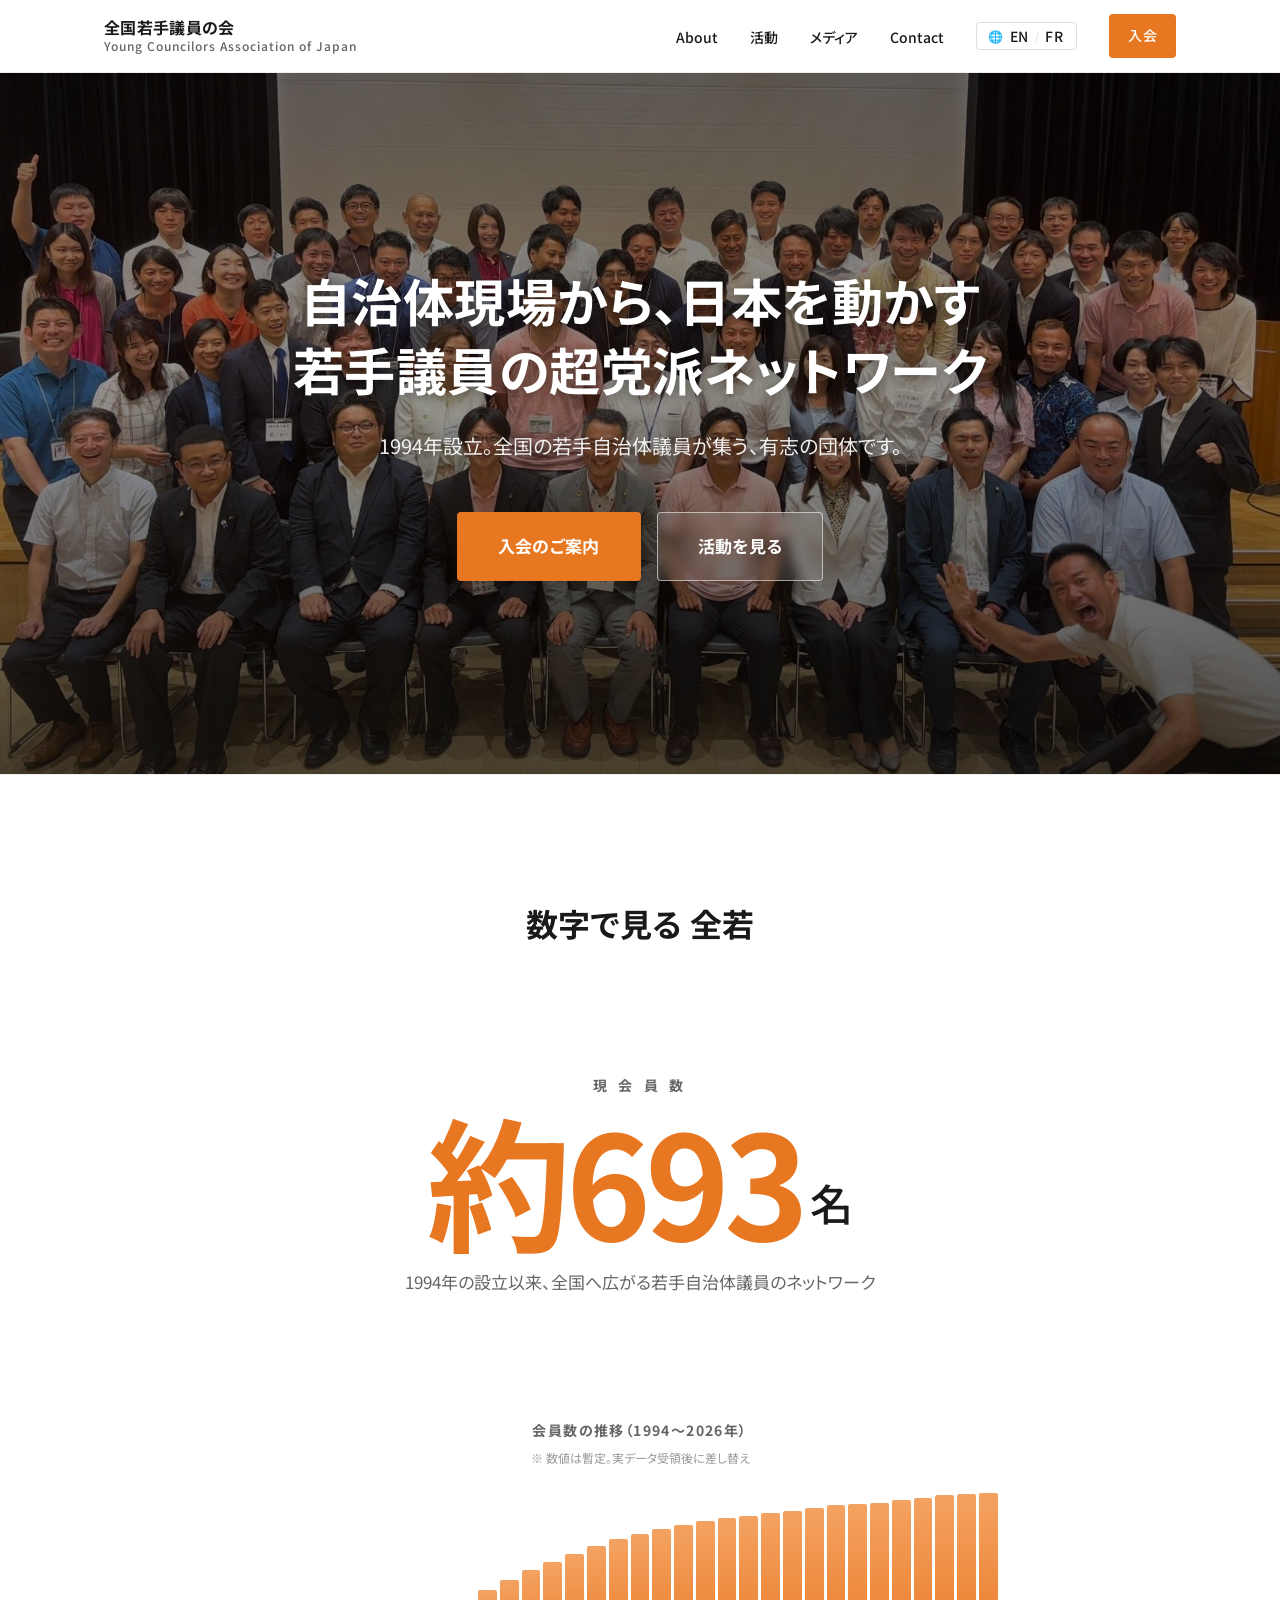
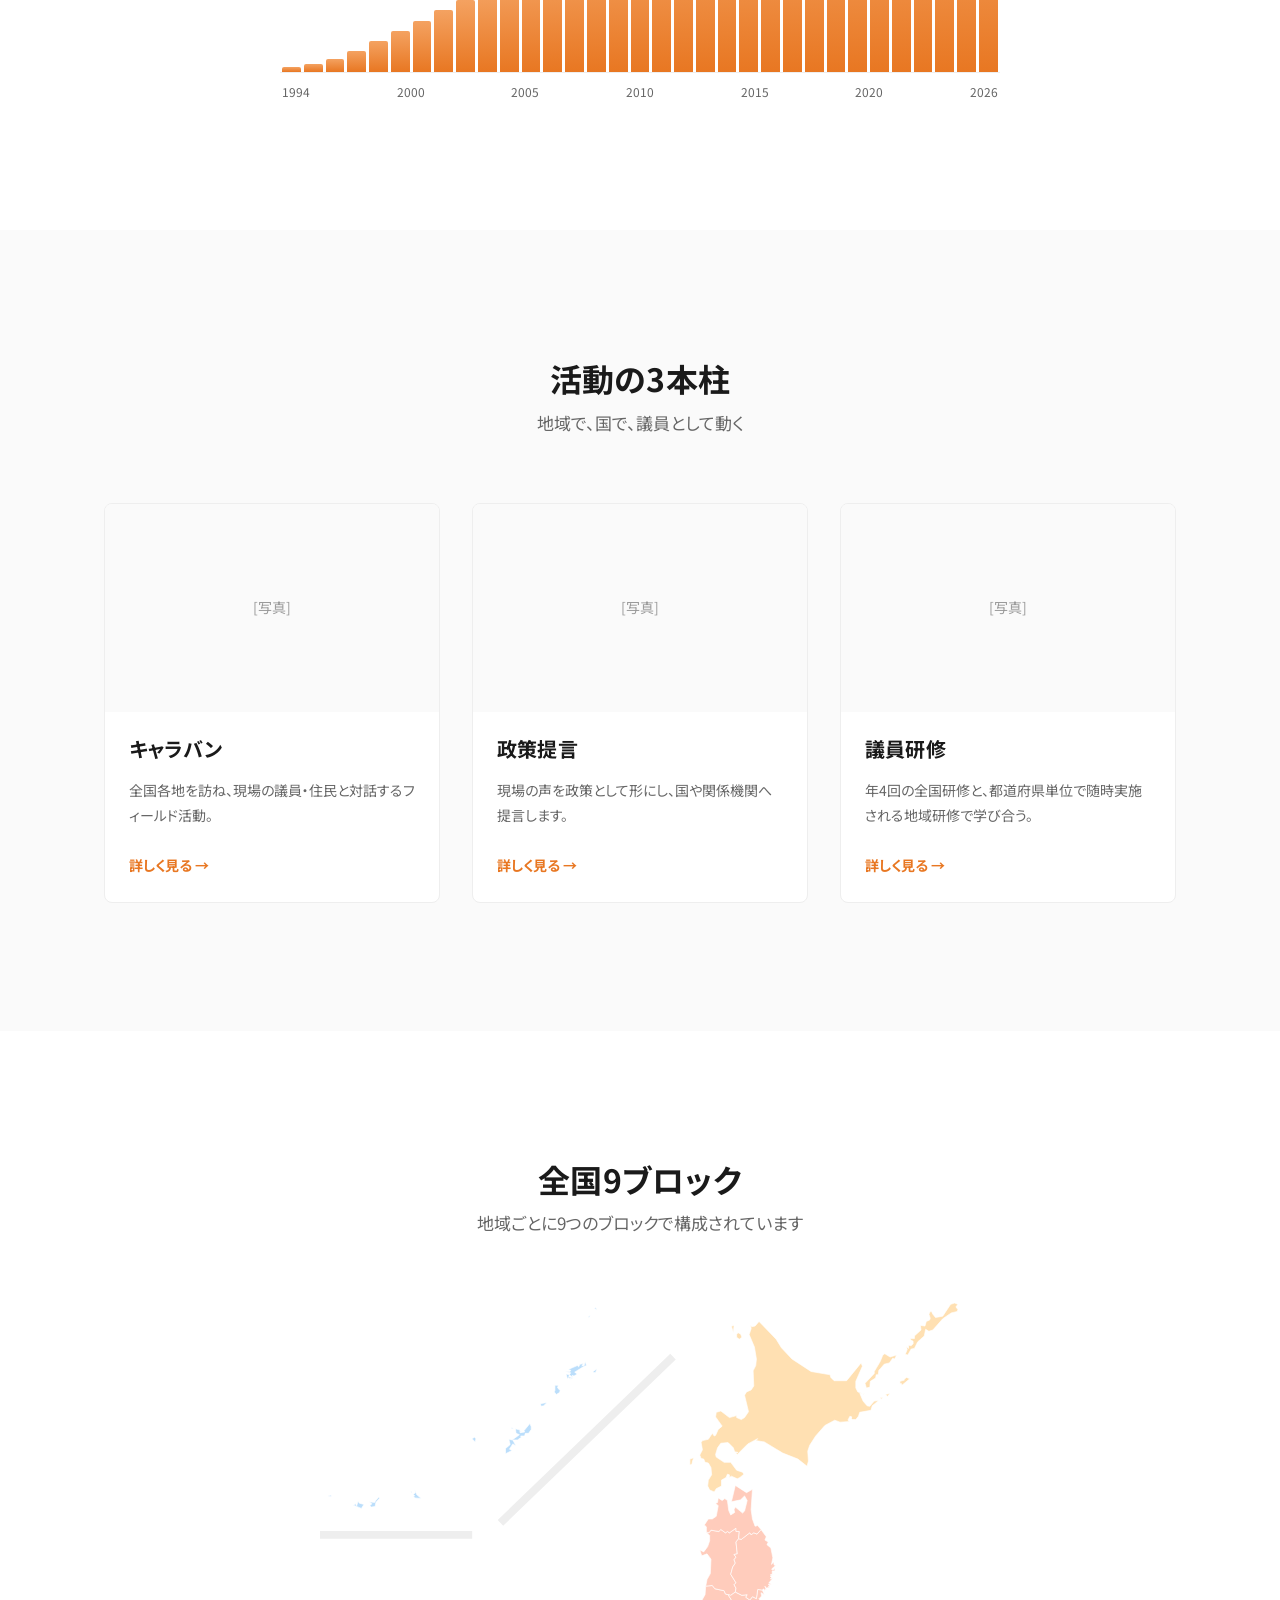
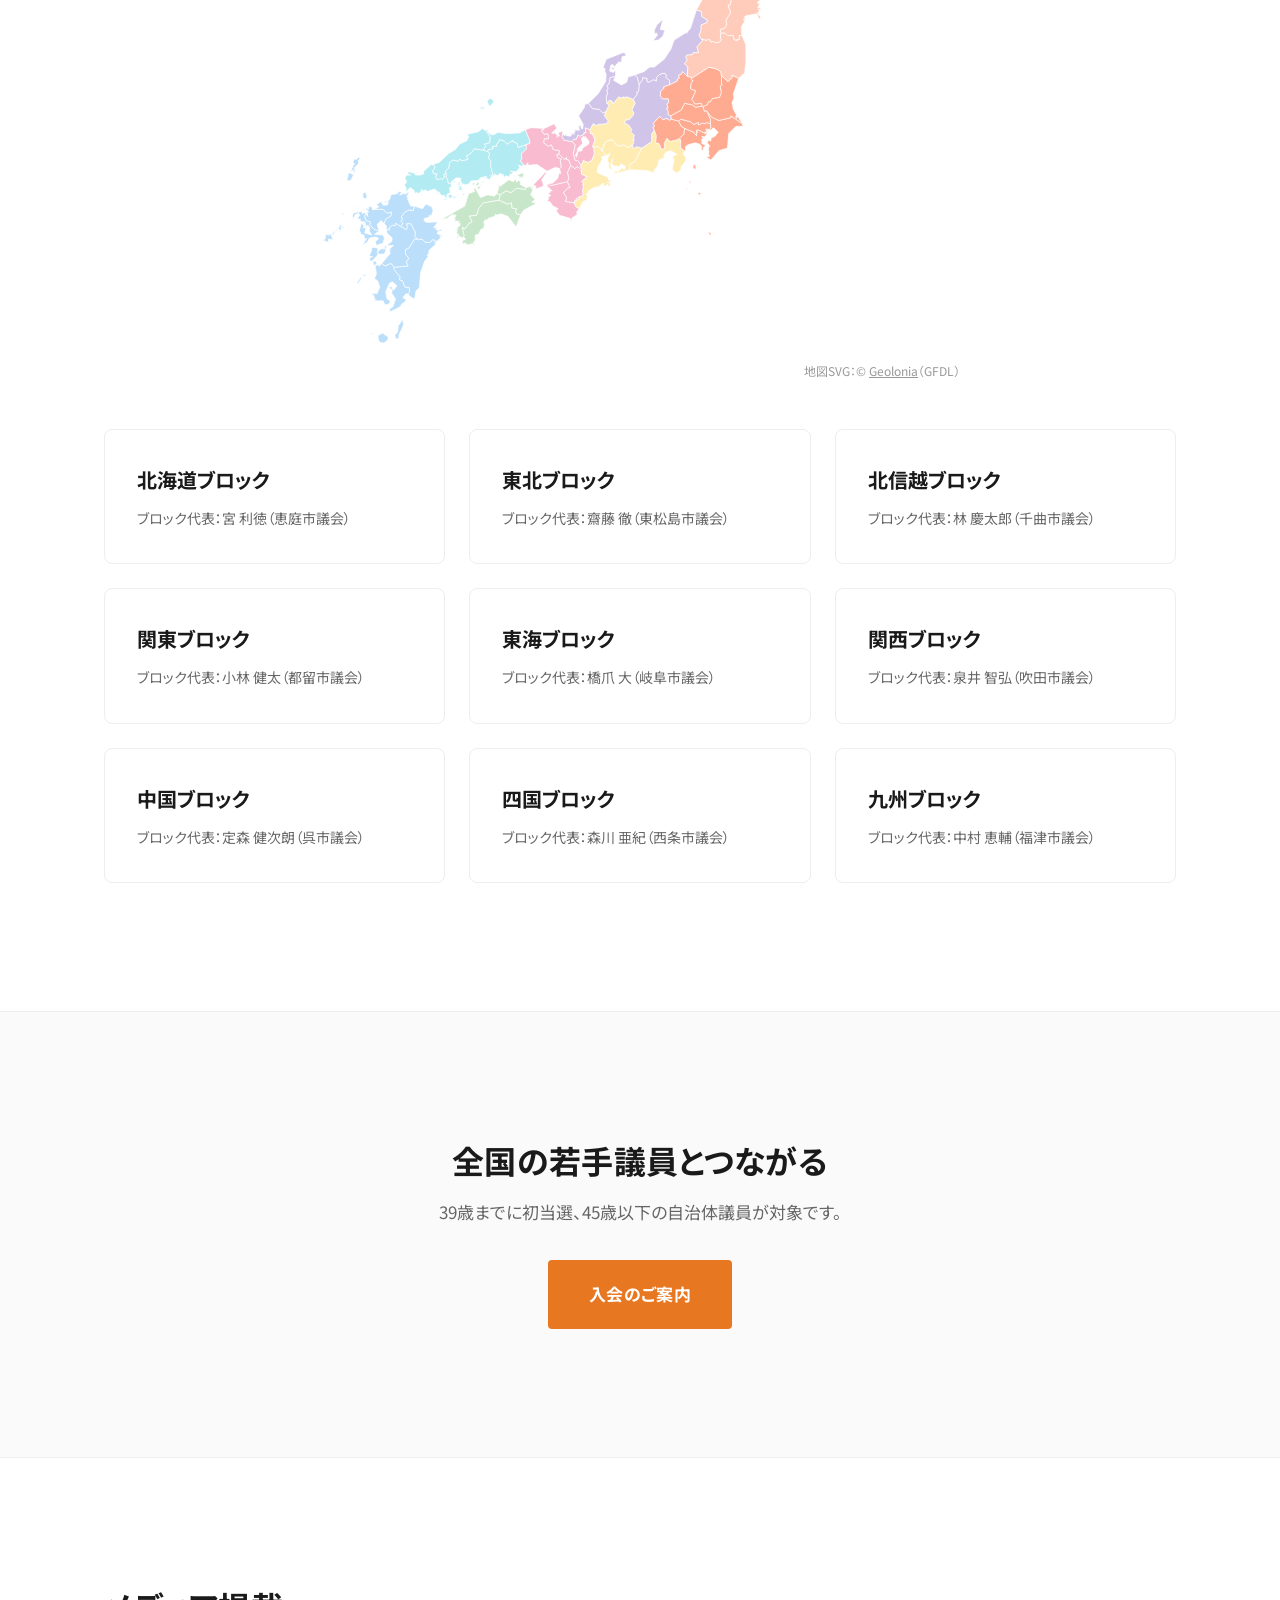
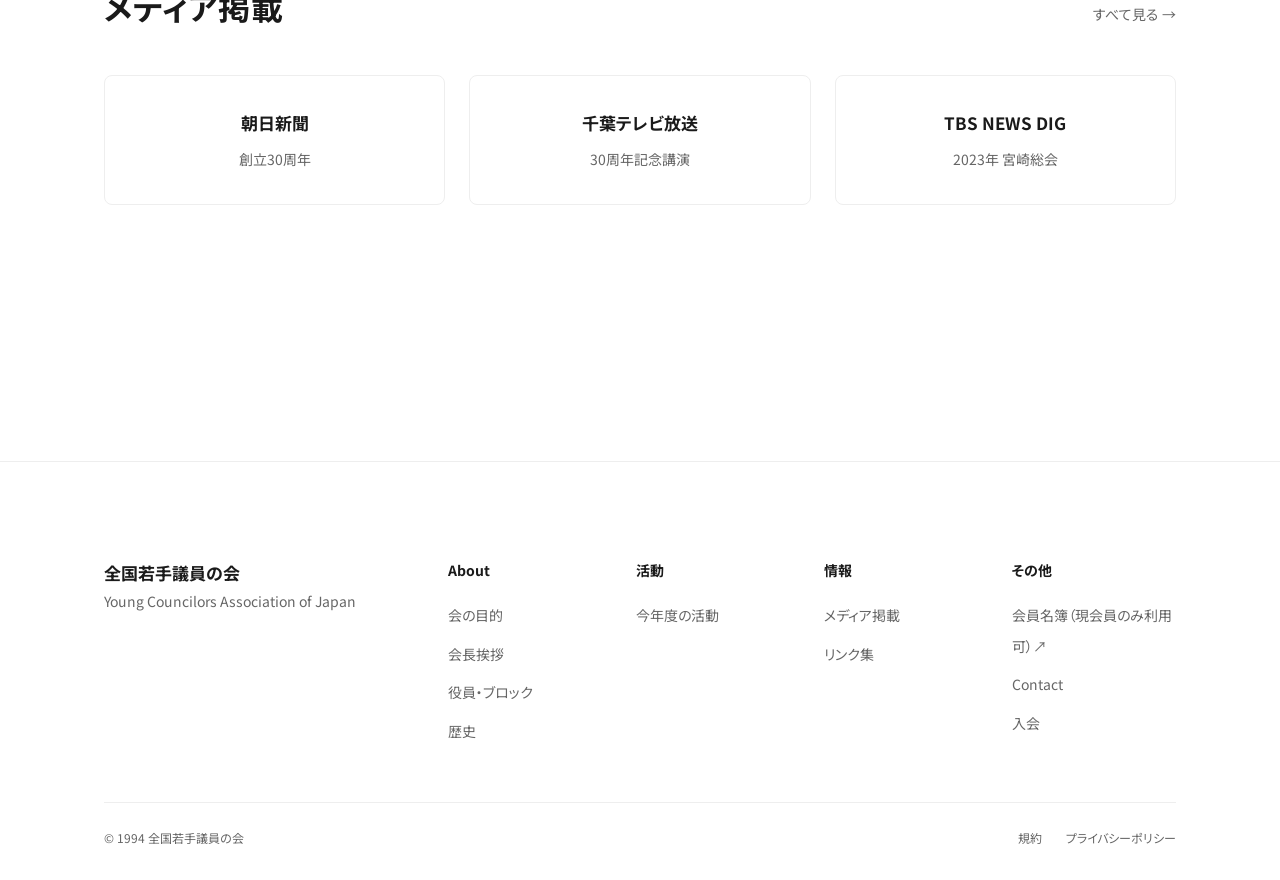
<file: index.html>
<!DOCTYPE html>
<html lang="ja">
<head>
<meta charset="UTF-8" />
<meta name="viewport" content="width=device-width, initial-scale=1" />
<title>全国若手議員の会 — Young Councilors Association of Japan</title>
<meta name="description" content="1994年設立。全国の若手自治体議員が集う超党派の有志団体。キャラバン・政策提言・議員研修の3本柱で、自治体現場から日本を動かします。" />
<meta property="og:title" content="全国若手議員の会" />
<meta property="og:description" content="1994年設立。全国の若手自治体議員が集う超党派の有志団体。" />
<meta property="og:type" content="website" />
<meta property="og:url" content="https://www.zenwaka.net/" />
<link rel="preconnect" href="https://fonts.googleapis.com" />
<link rel="preconnect" href="https://fonts.gstatic.com" crossorigin />
<link href="https://fonts.googleapis.com/css2?family=Noto+Sans+JP:wght@400;500;700&display=swap" rel="stylesheet" />
<link rel="stylesheet" href="/assets/css/style.css" />
<!-- TODO: GA4 measurement ID -->
</head>
<body>

<header class="site-header">
  <div class="container header-inner">
    <a href="/" class="site-logo">
      <!-- TODO: ロゴファイル受領後に差し替え -->
      <span class="site-logo-jp">全国若手議員の会</span>
      <span class="site-logo-en">Young Councilors Association of Japan</span>
    </a>
    <nav class="site-nav" aria-label="グローバルナビゲーション">
      <button class="nav-toggle" aria-expanded="false" aria-controls="primary-nav" aria-label="メニューを開く">
        <span class="nav-toggle-icon"></span>
      </button>
      <ul id="primary-nav" class="nav-list">
        <li><a href="/about/">About</a></li>
        <li><a href="/activities/">活動</a></li>
        <li><a href="/media/">メディア</a></li>
        <li><a href="/contact/">Contact</a></li>
        <li class="nav-translate-group"><span aria-hidden="true">🌐</span><a class="nav-translate-lang" id="translate-en" target="_blank" rel="noopener" href="https://translate.google.com/translate?sl=ja&amp;tl=en" aria-label="Translate to English">EN</a><span aria-hidden="true" class="nav-translate-sep">/</span><a class="nav-translate-lang" id="translate-fr" target="_blank" rel="noopener" href="https://translate.google.com/translate?sl=ja&amp;tl=fr" aria-label="Traduire en français">FR</a></li>
        <li><a href="/join/" class="btn btn-primary btn-small">入会</a></li>
      </ul>
    </nav>
  </div>
</header>

<main>

<section class="hero">
  <div class="container">
    <h1>自治体現場から、日本を動かす<br />若手議員の超党派ネットワーク</h1>
    <p class="lede">1994年設立。全国の若手自治体議員が集う、有志の団体です。</p>
    <div class="hero-cta">
      <a href="/join/" class="btn btn-primary btn-large">入会のご案内</a>
      <a href="/activities/" class="btn btn-secondary btn-large">活動を見る</a>
    </div>
  </div>
</section>

<section class="section">
  <div class="container">
    <div class="section-title">
      <h2>数字で見る 全若</h2>
    </div>
    <div class="stats-hero">
      <p class="stats-big-label">現 会 員 数</p>
      <p class="stats-big-number">約<span class="stats-counter" data-target="700">0</span><span class="stats-unit">名</span></p>
      <p class="stats-big-caption">1994年の設立以来、全国へ広がる若手自治体議員のネットワーク</p>
    </div>

    <div class="member-chart">
      <div class="chart-header">
        <p class="chart-title">会員数の推移（1994〜2026年）</p>
        <p class="chart-note">※ 数値は暫定。実データ受領後に差し替え</p>
      </div>
      <div class="chart-bars">
        <div class="chart-bar" style="--height: 2.9%; --delay: 0.00s;" title="1994年: 約20名"></div>
        <div class="chart-bar" style="--height: 4.3%; --delay: 0.06s;" title="1995年: 約30名"></div>
        <div class="chart-bar" style="--height: 7.1%; --delay: 0.12s;" title="1996年: 約50名"></div>
        <div class="chart-bar" style="--height: 11.4%; --delay: 0.18s;" title="1997年: 約80名"></div>
        <div class="chart-bar" style="--height: 17.1%; --delay: 0.24s;" title="1998年: 約120名"></div>
        <div class="chart-bar" style="--height: 22.9%; --delay: 0.30s;" title="1999年: 約160名"></div>
        <div class="chart-bar" style="--height: 28.6%; --delay: 0.36s;" title="2000年: 約200名"></div>
        <div class="chart-bar" style="--height: 34.3%; --delay: 0.42s;" title="2001年: 約240名"></div>
        <div class="chart-bar" style="--height: 40.0%; --delay: 0.48s;" title="2002年: 約280名"></div>
        <div class="chart-bar" style="--height: 45.7%; --delay: 0.54s;" title="2003年: 約320名"></div>
        <div class="chart-bar" style="--height: 51.4%; --delay: 0.60s;" title="2004年: 約360名"></div>
        <div class="chart-bar" style="--height: 57.1%; --delay: 0.66s;" title="2005年: 約400名"></div>
        <div class="chart-bar" style="--height: 61.4%; --delay: 0.72s;" title="2006年: 約430名"></div>
        <div class="chart-bar" style="--height: 65.7%; --delay: 0.78s;" title="2007年: 約460名"></div>
        <div class="chart-bar" style="--height: 70.0%; --delay: 0.84s;" title="2008年: 約490名"></div>
        <div class="chart-bar" style="--height: 74.3%; --delay: 0.90s;" title="2009年: 約520名"></div>
        <div class="chart-bar" style="--height: 77.1%; --delay: 0.96s;" title="2010年: 約540名"></div>
        <div class="chart-bar" style="--height: 80.0%; --delay: 1.02s;" title="2011年: 約560名"></div>
        <div class="chart-bar" style="--height: 82.1%; --delay: 1.08s;" title="2012年: 約575名"></div>
        <div class="chart-bar" style="--height: 84.3%; --delay: 1.14s;" title="2013年: 約590名"></div>
        <div class="chart-bar" style="--height: 85.7%; --delay: 1.20s;" title="2014年: 約600名"></div>
        <div class="chart-bar" style="--height: 87.1%; --delay: 1.26s;" title="2015年: 約610名"></div>
        <div class="chart-bar" style="--height: 88.6%; --delay: 1.32s;" title="2016年: 約620名"></div>
        <div class="chart-bar" style="--height: 90.0%; --delay: 1.38s;" title="2017年: 約630名"></div>
        <div class="chart-bar" style="--height: 91.4%; --delay: 1.44s;" title="2018年: 約640名"></div>
        <div class="chart-bar" style="--height: 92.9%; --delay: 1.50s;" title="2019年: 約650名"></div>
        <div class="chart-bar" style="--height: 93.6%; --delay: 1.56s;" title="2020年: 約655名"></div>
        <div class="chart-bar" style="--height: 94.3%; --delay: 1.62s;" title="2021年: 約660名"></div>
        <div class="chart-bar" style="--height: 95.7%; --delay: 1.68s;" title="2022年: 約670名"></div>
        <div class="chart-bar" style="--height: 97.1%; --delay: 1.74s;" title="2023年: 約680名"></div>
        <div class="chart-bar" style="--height: 98.6%; --delay: 1.80s;" title="2024年: 約690名"></div>
        <div class="chart-bar" style="--height: 99.3%; --delay: 1.86s;" title="2025年: 約695名"></div>
        <div class="chart-bar" style="--height: 100%; --delay: 1.92s;" title="2026年: 約700名"></div>
      </div>
      <div class="chart-axis">
        <span>1994</span>
        <span>2000</span>
        <span>2005</span>
        <span>2010</span>
        <span>2015</span>
        <span>2020</span>
        <span>2026</span>
      </div>
    </div>

  </div>
</section>

<section class="section section-alt">
  <div class="container">
    <div class="section-title">
      <h2>活動の3本柱</h2>
      <p>地域で、国で、議員として動く</p>
    </div>
    <div class="grid-3">
      <a href="/activities/" class="card">
        <div class="card-thumb">[写真]</div>
        <div class="card-body">
          <h3 class="card-title">キャラバン</h3>
          <p class="card-text">全国各地を訪ね、現場の議員・住民と対話するフィールド活動。</p>
          <span class="card-more">詳しく見る →</span>
        </div>
      </a>
      <a href="/activities/" class="card">
        <div class="card-thumb">[写真]</div>
        <div class="card-body">
          <h3 class="card-title">政策提言</h3>
          <p class="card-text">現場の声を政策として形にし、国や関係機関へ提言します。</p>
          <span class="card-more">詳しく見る →</span>
        </div>
      </a>
      <a href="/activities/" class="card">
        <div class="card-thumb">[写真]</div>
        <div class="card-body">
          <h3 class="card-title">議員研修</h3>
          <p class="card-text">年4回の全国研修と、都道府県単位で随時実施される地域研修で学び合う。</p>
          <span class="card-more">詳しく見る →</span>
        </div>
      </a>
    </div>
  </div>
</section>

<section class="section">
  <div class="container">
    <div class="section-title">
      <h2>全国9ブロック</h2>
      <p>地域ごとに9つのブロックで構成されています</p>
    </div>
    <div class="japan-map">
      <object data="/assets/img/japan-map.svg" type="image/svg+xml" aria-label="全国9ブロック地図（都道府県別）"></object>
      <p class="japan-map-credit">地図SVG：© <a href="https://github.com/geolonia/japanese-prefectures" target="_blank" rel="noopener">Geolonia</a>（GFDL）</p>
    </div>
    <div class="block-grid">
      <div class="block-item" id="block-hokkaido">
        <p class="block-name">北海道ブロック</p>
        <p class="block-meta">ブロック代表：宮 利徳（恵庭市議会）</p>
      </div>
      <div class="block-item" id="block-tohoku">
        <p class="block-name">東北ブロック</p>
        <p class="block-meta">ブロック代表：齋藤 徹（東松島市議会）</p>
      </div>
      <div class="block-item" id="block-hokushinetsu">
        <p class="block-name">北信越ブロック</p>
        <p class="block-meta">ブロック代表：林 慶太郎（千曲市議会）</p>
      </div>
      <div class="block-item" id="block-kanto">
        <p class="block-name">関東ブロック</p>
        <p class="block-meta">ブロック代表：小林 健太（都留市議会）</p>
      </div>
      <div class="block-item" id="block-tokai">
        <p class="block-name">東海ブロック</p>
        <p class="block-meta">ブロック代表：橋爪 大（岐阜市議会）</p>
      </div>
      <div class="block-item" id="block-kansai">
        <p class="block-name">関西ブロック</p>
        <p class="block-meta">ブロック代表：泉井 智弘（吹田市議会）</p>
      </div>
      <div class="block-item" id="block-chugoku">
        <p class="block-name">中国ブロック</p>
        <p class="block-meta">ブロック代表：定森 健次朗（呉市議会）</p>
      </div>
      <div class="block-item" id="block-shikoku">
        <p class="block-name">四国ブロック</p>
        <p class="block-meta">ブロック代表：森川 亜紀（西条市議会）</p>
      </div>
      <div class="block-item" id="block-kyushu">
        <p class="block-name">九州ブロック</p>
        <p class="block-meta">ブロック代表：中村 恵輔（福津市議会）</p>
      </div>
    </div>
  </div>
</section>

<section class="cta-band">
  <div class="container">
    <h2>全国の若手議員とつながる</h2>
    <p>39歳までに初当選、45歳以下の自治体議員が対象です。</p>
    <a href="/join/" class="btn btn-primary btn-large">入会のご案内</a>
  </div>
</section>

<section class="section">
  <div class="container">
    <div class="section-head-row">
      <h2>メディア掲載</h2>
      <a href="/media/" class="view-all">すべて見る →</a>
    </div>
    <div class="media-logos">
      <a href="https://www.asahi.com/articles/ASS854J31S85UDCB001M.html" target="_blank" rel="noopener" class="media-item">
        <p class="media-name">朝日新聞</p>
        <p class="media-note">創立30周年</p>
      </a>
      <a href="https://www.youtube.com/watch?v=CPR6jbbnG5k" target="_blank" rel="noopener" class="media-item">
        <p class="media-name">千葉テレビ放送</p>
        <p class="media-note">30周年記念講演</p>
      </a>
      <a href="https://newsdig.tbs.co.jp/articles/-/674190" target="_blank" rel="noopener" class="media-item">
        <p class="media-name">TBS NEWS DIG</p>
        <p class="media-note">2023年 宮崎総会</p>
      </a>
    </div>
  </div>
</section>

</main>

<footer class="site-footer">
  <div class="container">
    <div class="footer-top">
      <div class="footer-brand">
        <p class="footer-name">全国若手議員の会</p>
        <p class="footer-name-en">Young Councilors Association of Japan</p>
      </div>
      <nav class="footer-nav" aria-label="フッターナビゲーション">
        <div class="footer-col"><p class="footer-heading">About</p><ul><li><a href="/about/">会の目的</a></li><li><a href="/about/#message">会長挨拶</a></li><li><a href="/members/">役員・ブロック</a></li><li><a href="/history/">歴史</a></li></ul></div>
        <div class="footer-col"><p class="footer-heading">活動</p><ul><li><a href="/activities/">今年度の活動</a></li></ul></div>
        <div class="footer-col"><p class="footer-heading">情報</p><ul><li><a href="/media/">メディア掲載</a></li><li><a href="/links/">リンク集</a></li></ul></div>
        <div class="footer-col"><p class="footer-heading">その他</p><ul><li><a href="https://meibo.netlify.app/" target="_blank" rel="noopener">会員名簿（現会員のみ利用可）↗</a></li><li><a href="/contact/">Contact</a></li><li><a href="/join/">入会</a></li></ul></div>
      </nav>
    </div>
    <div class="footer-bottom">
      <p>&copy; 1994 全国若手議員の会</p>
      <ul class="footer-legal">
        <li><a href="#">規約</a></li>
        <li><a href="/privacy/">プライバシーポリシー</a></li>
      </ul>
    </div>
  </div>
</footer>

<script src="/assets/js/main.js" defer></script>
</body>
</html>
</file>
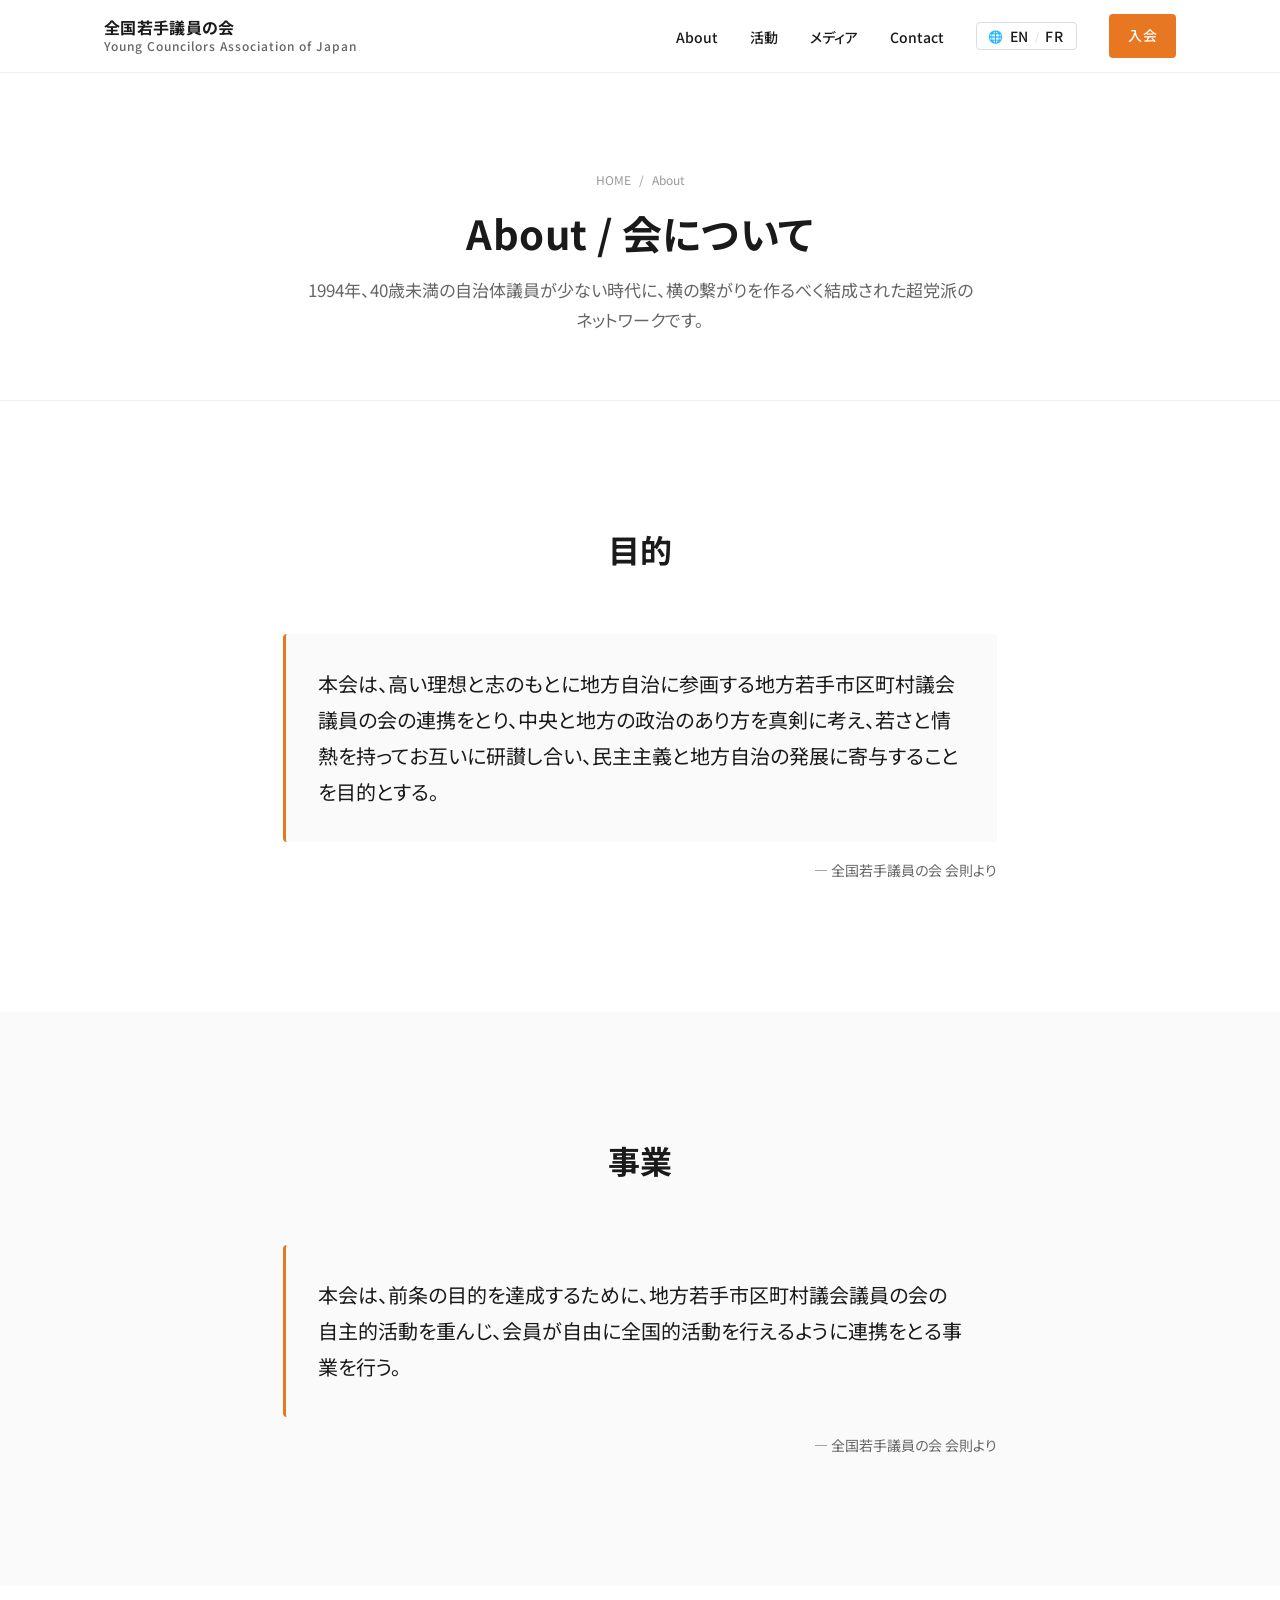
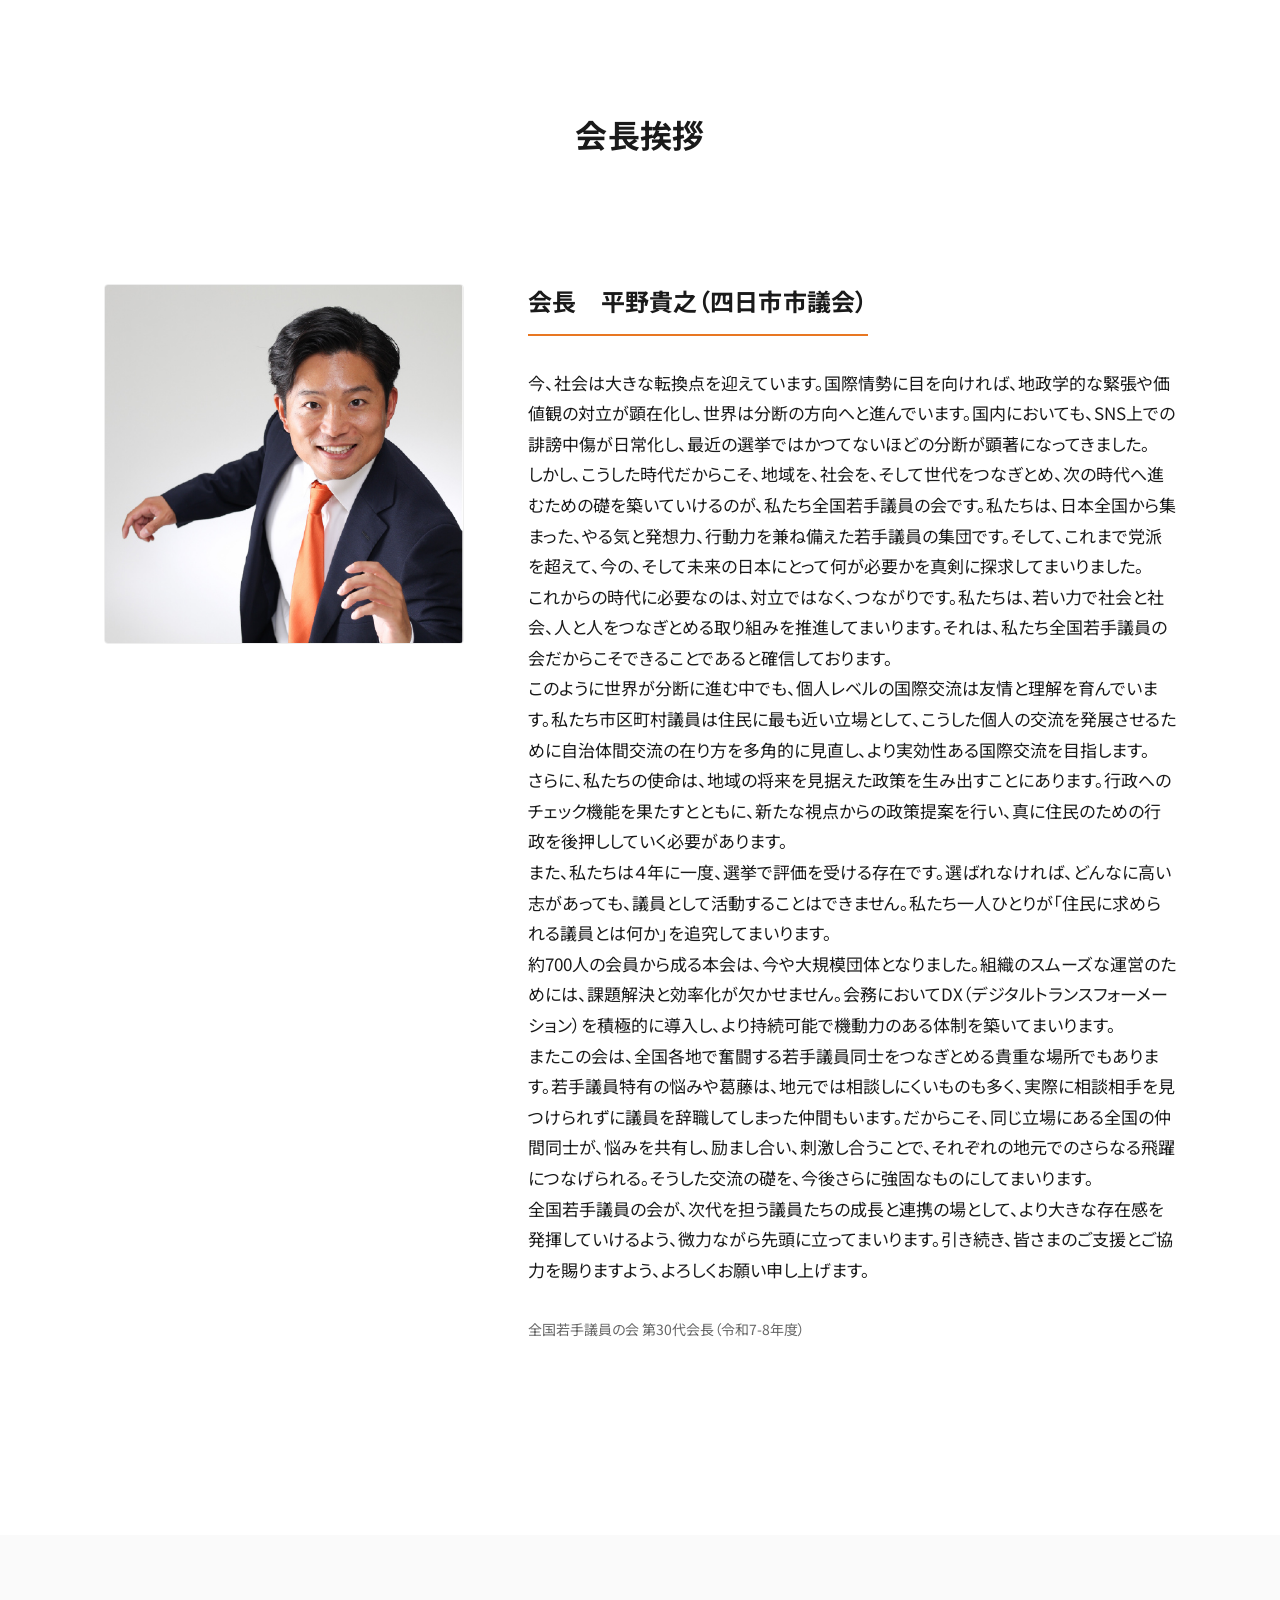
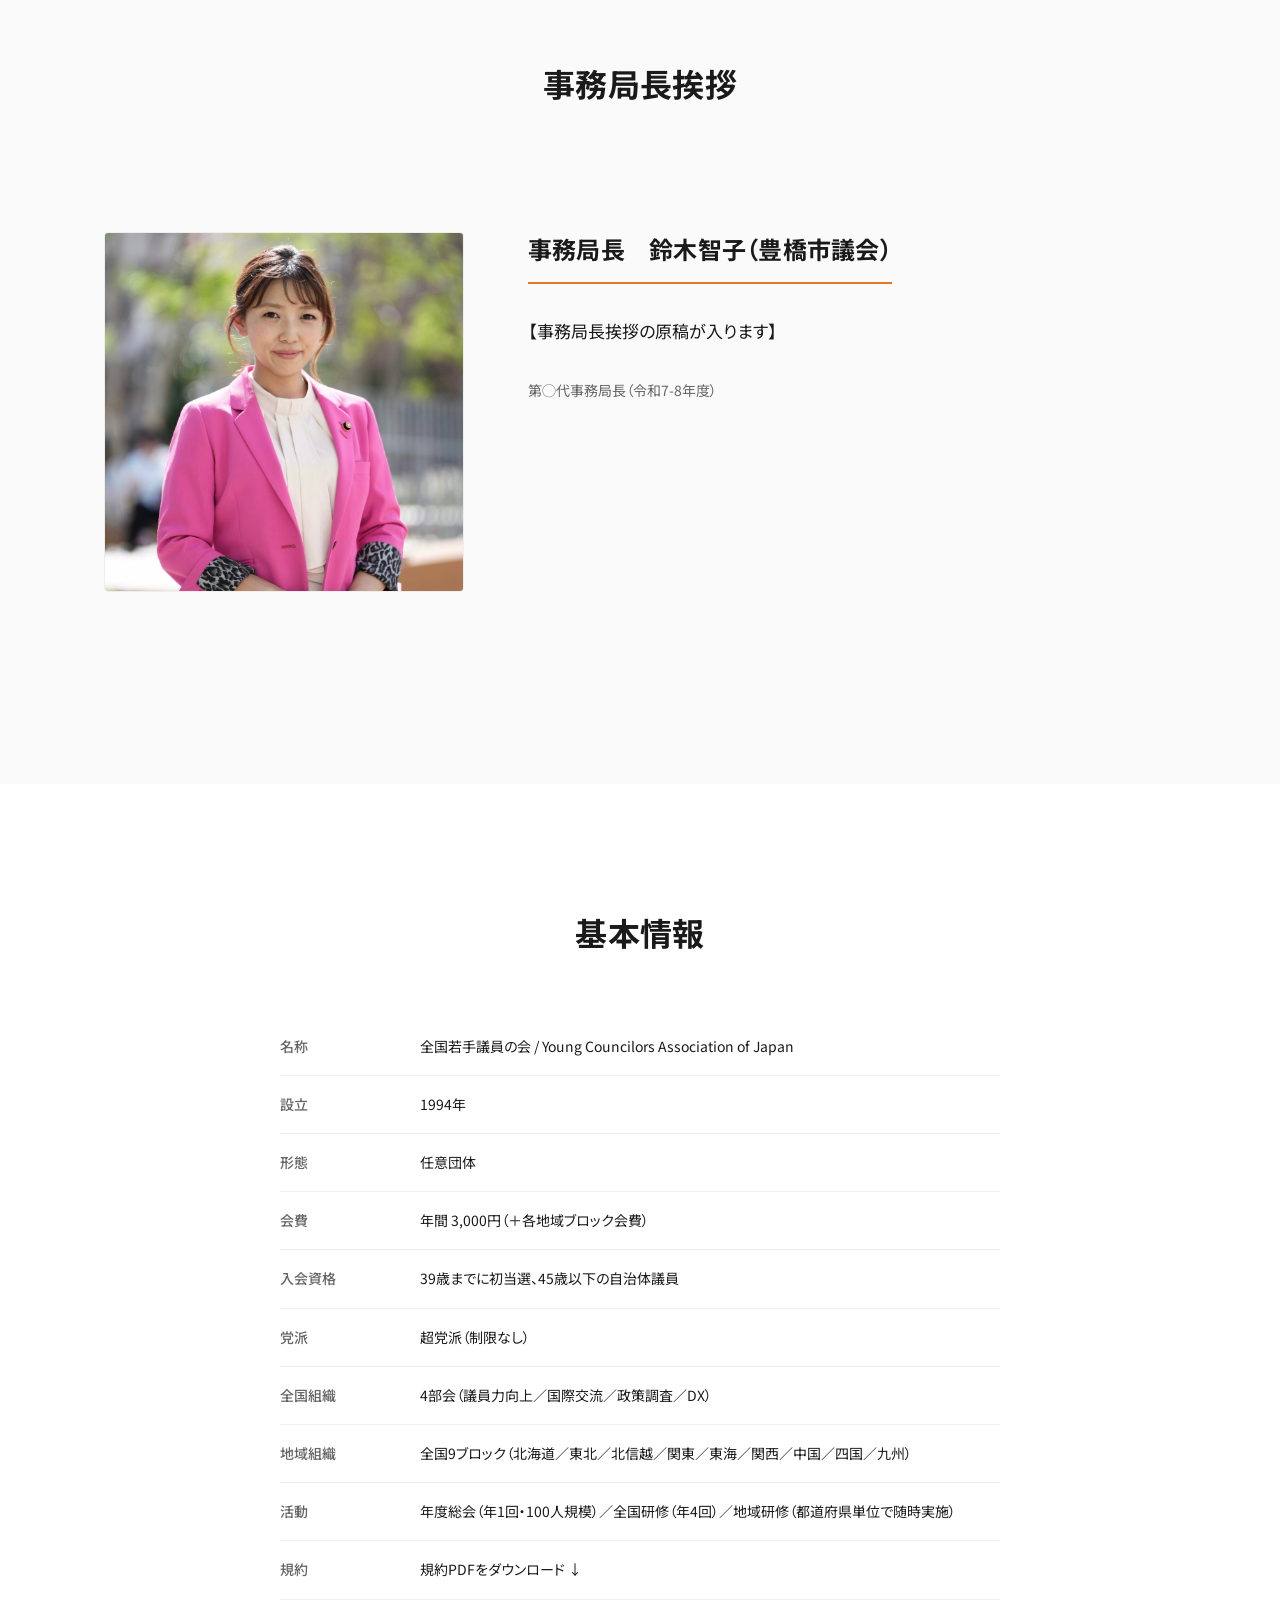
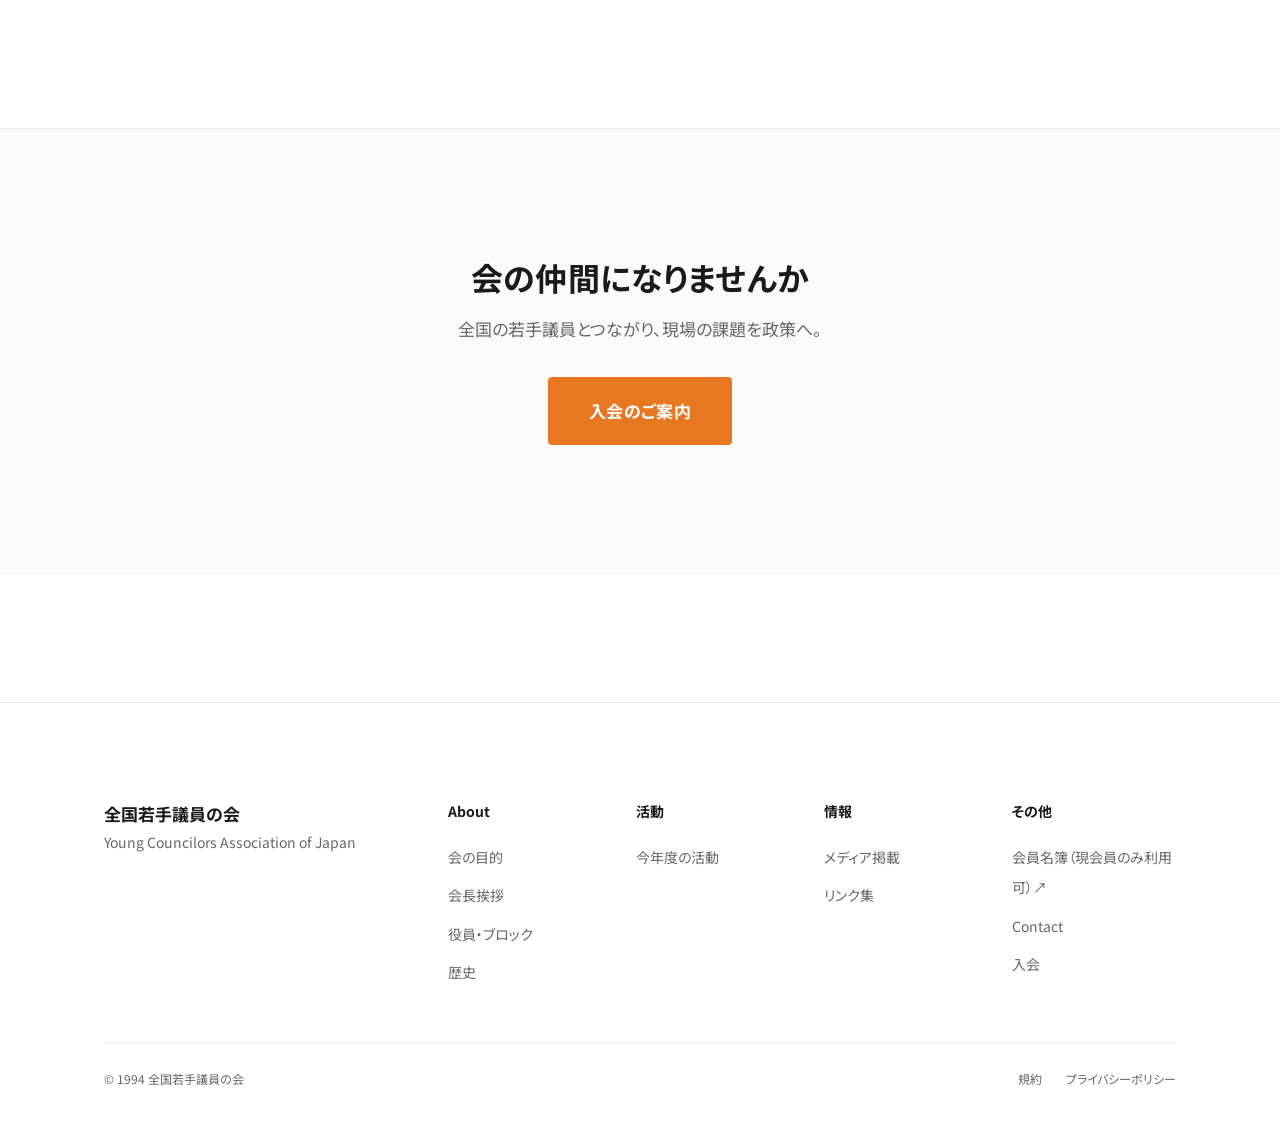
<file: about/index.html>
<!DOCTYPE html>
<html lang="ja">
<head>
<meta charset="UTF-8" />
<meta name="viewport" content="width=device-width, initial-scale=1" />
<title>About / 会について — 全国若手議員の会</title>
<meta name="description" content="1994年設立。40歳未満の自治体議員が少ない時代に、横の繋がりを作るべく結成された超党派のネットワーク「全国若手議員の会」について。" />
<link rel="preconnect" href="https://fonts.googleapis.com" />
<link rel="preconnect" href="https://fonts.gstatic.com" crossorigin />
<link href="https://fonts.googleapis.com/css2?family=Noto+Sans+JP:wght@400;500;700&display=swap" rel="stylesheet" />
<link rel="stylesheet" href="/assets/css/style.css" />
</head>
<body>

<header class="site-header">
  <div class="container header-inner">
    <a href="/" class="site-logo"><span class="site-logo-jp">全国若手議員の会</span><span class="site-logo-en">Young Councilors Association of Japan</span></a>
    <nav class="site-nav" aria-label="グローバルナビゲーション">
      <button class="nav-toggle" aria-expanded="false" aria-controls="primary-nav" aria-label="メニューを開く">
        <span class="nav-toggle-icon"></span>
      </button>
      <ul id="primary-nav" class="nav-list">
        <li><a href="/about/">About</a></li>
        <li><a href="/activities/">活動</a></li>
        <li><a href="/media/">メディア</a></li>
        <li><a href="/contact/">Contact</a></li>
        <li class="nav-translate-group"><span aria-hidden="true">🌐</span><a class="nav-translate-lang" id="translate-en" target="_blank" rel="noopener" href="https://translate.google.com/translate?sl=ja&amp;tl=en" aria-label="Translate to English">EN</a><span aria-hidden="true" class="nav-translate-sep">/</span><a class="nav-translate-lang" id="translate-fr" target="_blank" rel="noopener" href="https://translate.google.com/translate?sl=ja&amp;tl=fr" aria-label="Traduire en français">FR</a></li>
        <li><a href="/join/" class="btn btn-primary btn-small">入会</a></li>
      </ul>
    </nav>
  </div>
</header>

<main>

<section class="page-header">
  <div class="container">
    <p class="breadcrumb"><a href="/">HOME</a><span>/</span>About</p>
    <h1>About / 会について</h1>
    <p class="lede">1994年、40歳未満の自治体議員が少ない時代に、横の繋がりを作るべく結成された超党派のネットワークです。</p>
  </div>
</section>

<section class="section">
  <div class="container">
    <div class="section-title">
      <h2>目的</h2>
    </div>
    <div style="max-width:42em;margin:0 auto;">
      <blockquote class="mission-quote">
        本会は、高い理想と志のもとに地方自治に参画する地方若手市区町村議会議員の会の連携をとり、中央と地方の政治のあり方を真剣に考え、若さと情熱を持ってお互いに研讃し合い、民主主義と地方自治の発展に寄与することを目的とする。
      </blockquote>
      <p class="prose-cite">— 全国若手議員の会 会則より</p>
    </div>
  </div>
</section>

<section class="section section-alt">
  <div class="container">
    <div class="section-title">
      <h2>事業</h2>
    </div>
    <div style="max-width:42em;margin:0 auto;">
      <blockquote class="mission-quote">
        本会は、前条の目的を達成するために、地方若手市区町村議会議員の会の自主的活動を重んじ、会員が自由に全国的活動を行えるように連携をとる事業を行う。
      </blockquote>
      <p class="prose-cite">— 全国若手議員の会 会則より</p>
    </div>
  </div>
</section>

<section class="section" id="message">
  <div class="container">
    <div class="section-title">
      <h2>会長挨拶</h2>
    </div>
    <div class="message-block">
      <div>
        <img src="/assets/img/members/chairman.jpg" alt="会長 平野貴之" class="message-photo" />
      </div>
      <div class="message-body">
        <h3>会長　平野貴之（四日市市議会）</h3>
        <p>今、社会は大きな転換点を迎えています。国際情勢に目を向ければ、地政学的な緊張や価値観の対立が顕在化し、世界は分断の方向へと進んでいます。国内においても、SNS上での誹謗中傷が日常化し、最近の選挙ではかつてないほどの分断が顕著になってきました。</p>
        <p>しかし、こうした時代だからこそ、地域を、社会を、そして世代をつなぎとめ、次の時代へ進むための礎を築いていけるのが、私たち全国若手議員の会です。私たちは、日本全国から集まった、やる気と発想力、行動力を兼ね備えた若手議員の集団です。そして、これまで党派を超えて、今の、そして未来の日本にとって何が必要かを真剣に探求してまいりました。</p>
        <p>これからの時代に必要なのは、対立ではなく、つながりです。私たちは、若い力で社会と社会、人と人をつなぎとめる取り組みを推進してまいります。それは、私たち全国若手議員の会だからこそできることであると確信しております。</p>
        <p>このように世界が分断に進む中でも、個人レベルの国際交流は友情と理解を育んでいます。私たち市区町村議員は住民に最も近い立場として、こうした個人の交流を発展させるために自治体間交流の在り方を多角的に見直し、より実効性ある国際交流を目指します。</p>
        <p>さらに、私たちの使命は、地域の将来を見据えた政策を生み出すことにあります。行政へのチェック機能を果たすとともに、新たな視点からの政策提案を行い、真に住民のための行政を後押ししていく必要があります。</p>
        <p>また、私たちは４年に一度、選挙で評価を受ける存在です。選ばれなければ、どんなに高い志があっても、議員として活動することはできません。私たち一人ひとりが「住民に求められる議員とは何か」を追究してまいります。</p>
        <p>約700人の会員から成る本会は、今や大規模団体となりました。組織のスムーズな運営のためには、課題解決と効率化が欠かせません。会務においてDX（デジタルトランスフォーメーション）を積極的に導入し、より持続可能で機動力のある体制を築いてまいります。</p>
        <p>またこの会は、全国各地で奮闘する若手議員同士をつなぎとめる貴重な場所でもあります。若手議員特有の悩みや葛藤は、地元では相談しにくいものも多く、実際に相談相手を見つけられずに議員を辞職してしまった仲間もいます。だからこそ、同じ立場にある全国の仲間同士が、悩みを共有し、励まし合い、刺激し合うことで、それぞれの地元でのさらなる飛躍につなげられる。そうした交流の礎を、今後さらに強固なものにしてまいります。</p>
        <p>全国若手議員の会が、次代を担う議員たちの成長と連携の場として、より大きな存在感を発揮していけるよう、微力ながら先頭に立ってまいります。引き続き、皆さまのご支援とご協力を賜りますよう、よろしくお願い申し上げます。</p>
        <p class="signature">全国若手議員の会 第30代会長（令和7-8年度）</p>
      </div>
    </div>
  </div>
</section>

<section class="section section-alt">
  <div class="container">
    <div class="section-title">
      <h2>事務局長挨拶</h2>
    </div>
    <div class="message-block">
      <div>
        <img src="/assets/img/members/secretary-general.jpg" alt="事務局長 鈴木智子" class="message-photo" />
      </div>
      <div class="message-body">
        <h3>事務局長　鈴木智子（豊橋市議会）</h3>
        <p>【事務局長挨拶の原稿が入ります】</p>
        <p class="signature">第◯代事務局長（令和7-8年度）</p>
      </div>
    </div>
  </div>
</section>

<section class="section">
  <div class="container">
    <div class="section-title">
      <h2>基本情報</h2>
    </div>
    <div style="max-width:720px;margin:0 auto;">
      <table class="info-table">
        <tr><th>名称</th><td>全国若手議員の会 / Young Councilors Association of Japan</td></tr>
        <tr><th>設立</th><td>1994年</td></tr>
        <tr><th>形態</th><td>任意団体</td></tr>
        <tr><th>会費</th><td>年間 3,000円（＋各地域ブロック会費）</td></tr>
        <tr><th>入会資格</th><td>39歳までに初当選、45歳以下の自治体議員</td></tr>
        <tr><th>党派</th><td>超党派（制限なし）</td></tr>
        <tr><th>全国組織</th><td>4部会（議員力向上／国際交流／政策調査／DX）</td></tr>
        <tr><th>地域組織</th><td>全国9ブロック（北海道／東北／北信越／関東／東海／関西／中国／四国／九州）</td></tr>
        <tr><th>活動</th><td>年度総会（年1回・100人規模）／全国研修（年4回）／地域研修（都道府県単位で随時実施）</td></tr>
        <tr><th>規約</th><td><a href="#">規約PDFをダウンロード ↓</a></td></tr>
      </table>
    </div>
  </div>
</section>

<section class="cta-band">
  <div class="container">
    <h2>会の仲間になりませんか</h2>
    <p>全国の若手議員とつながり、現場の課題を政策へ。</p>
    <a href="/join/" class="btn btn-primary btn-large">入会のご案内</a>
  </div>
</section>

</main>

<footer class="site-footer">
  <div class="container">
    <div class="footer-top">
      <div class="footer-brand">
        <p class="footer-name">全国若手議員の会</p>
        <p class="footer-name-en">Young Councilors Association of Japan</p>
      </div>
      <nav class="footer-nav" aria-label="フッターナビゲーション">
        <div class="footer-col"><p class="footer-heading">About</p><ul><li><a href="/about/">会の目的</a></li><li><a href="/about/#message">会長挨拶</a></li><li><a href="/members/">役員・ブロック</a></li><li><a href="/history/">歴史</a></li></ul></div>
        <div class="footer-col"><p class="footer-heading">活動</p><ul><li><a href="/activities/">今年度の活動</a></li></ul></div>
        <div class="footer-col"><p class="footer-heading">情報</p><ul><li><a href="/media/">メディア掲載</a></li><li><a href="/links/">リンク集</a></li></ul></div>
        <div class="footer-col"><p class="footer-heading">その他</p><ul><li><a href="https://meibo.netlify.app/" target="_blank" rel="noopener">会員名簿（現会員のみ利用可）↗</a></li><li><a href="/contact/">Contact</a></li><li><a href="/join/">入会</a></li></ul></div>
      </nav>
    </div>
    <div class="footer-bottom">
      <p>&copy; 1994 全国若手議員の会</p>
      <ul class="footer-legal">
        <li><a href="#">規約</a></li>
        <li><a href="/privacy/">プライバシーポリシー</a></li>
      </ul>
    </div>
  </div>
</footer>

<script src="/assets/js/main.js" defer></script>
</body>
</html>
</file>
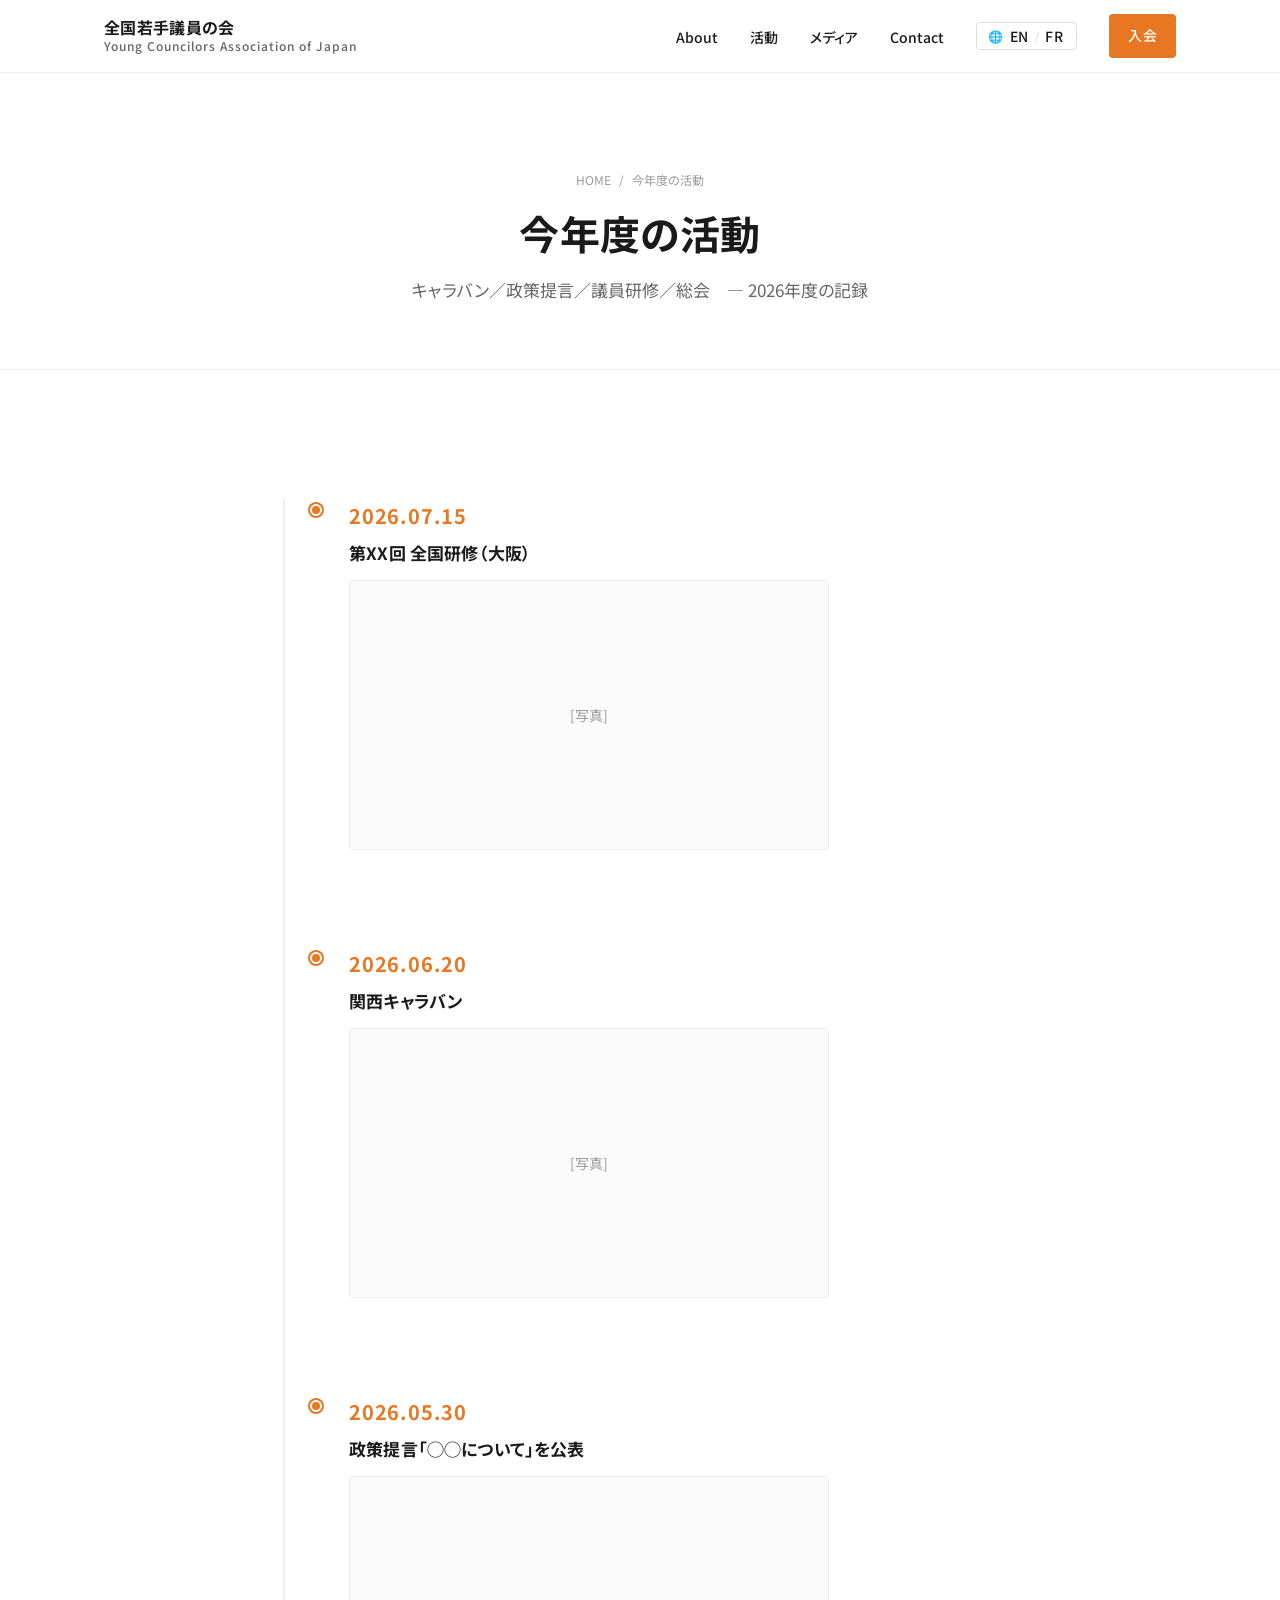
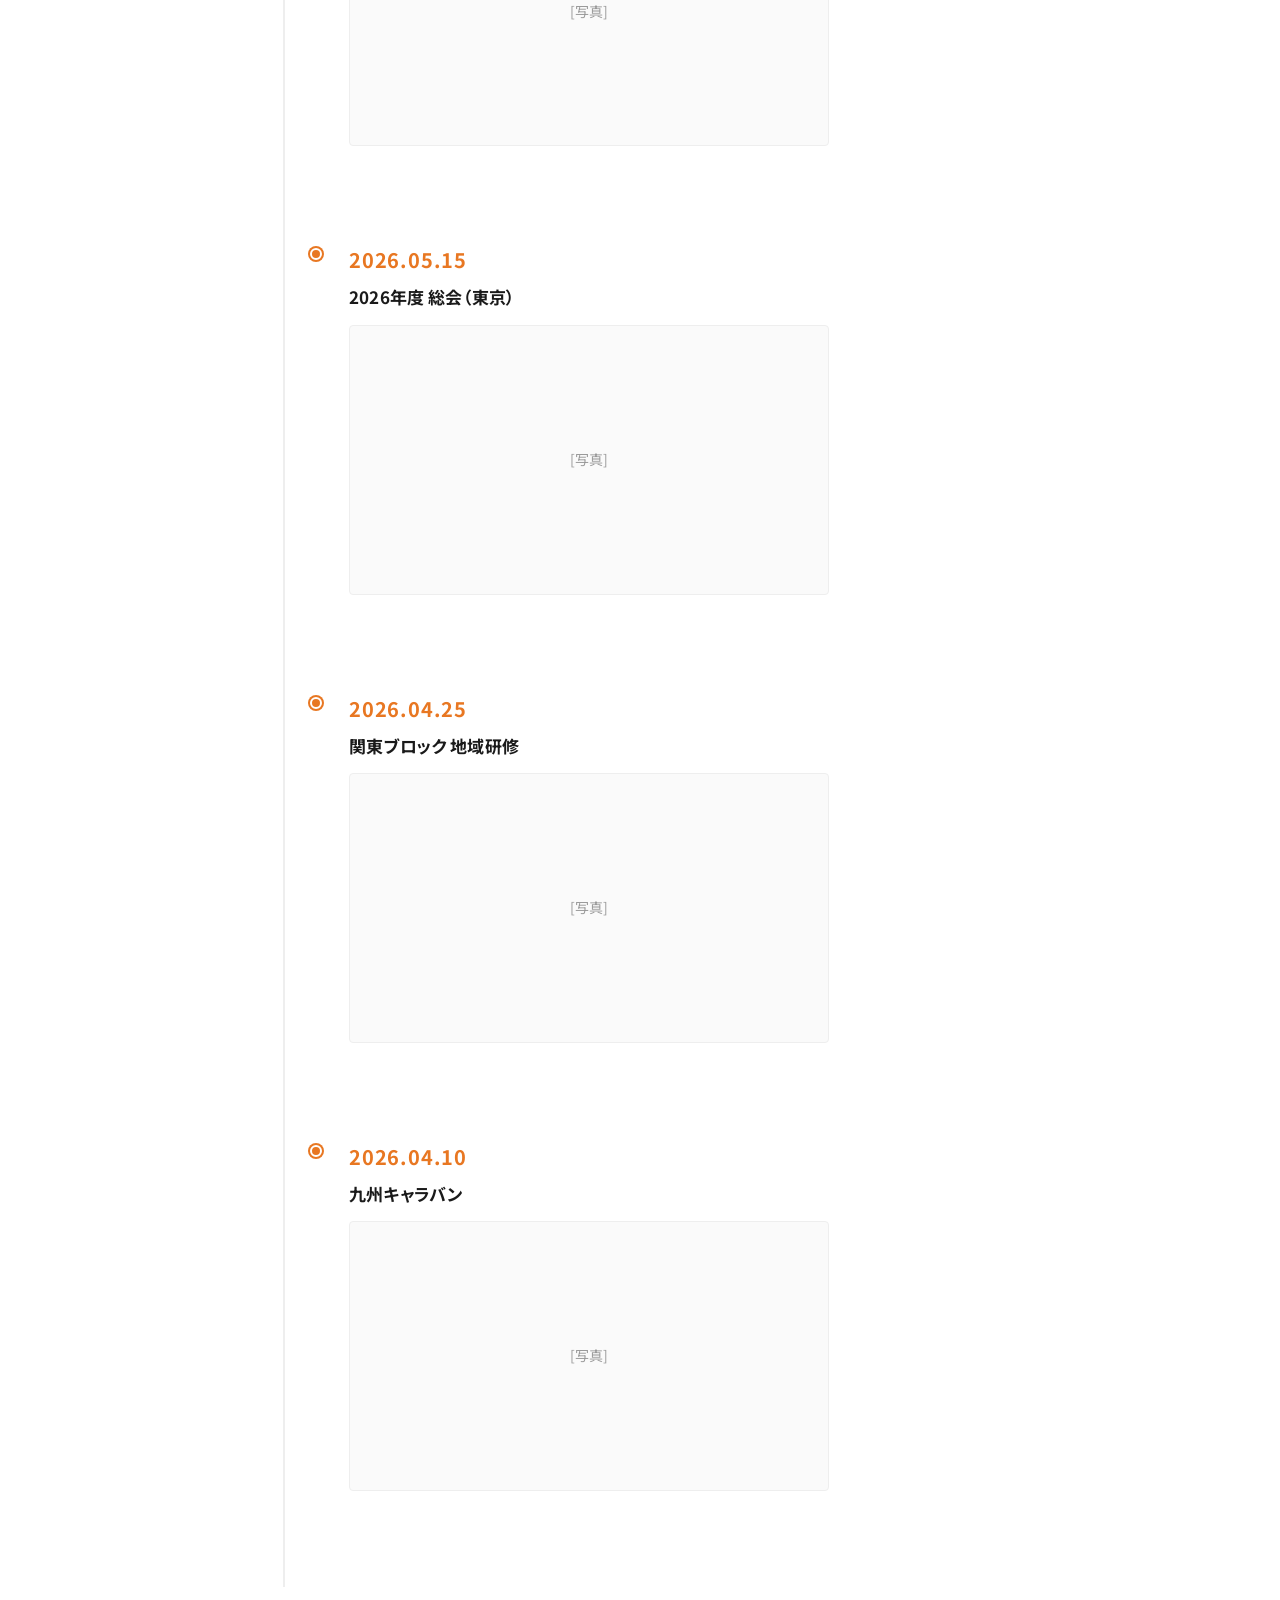
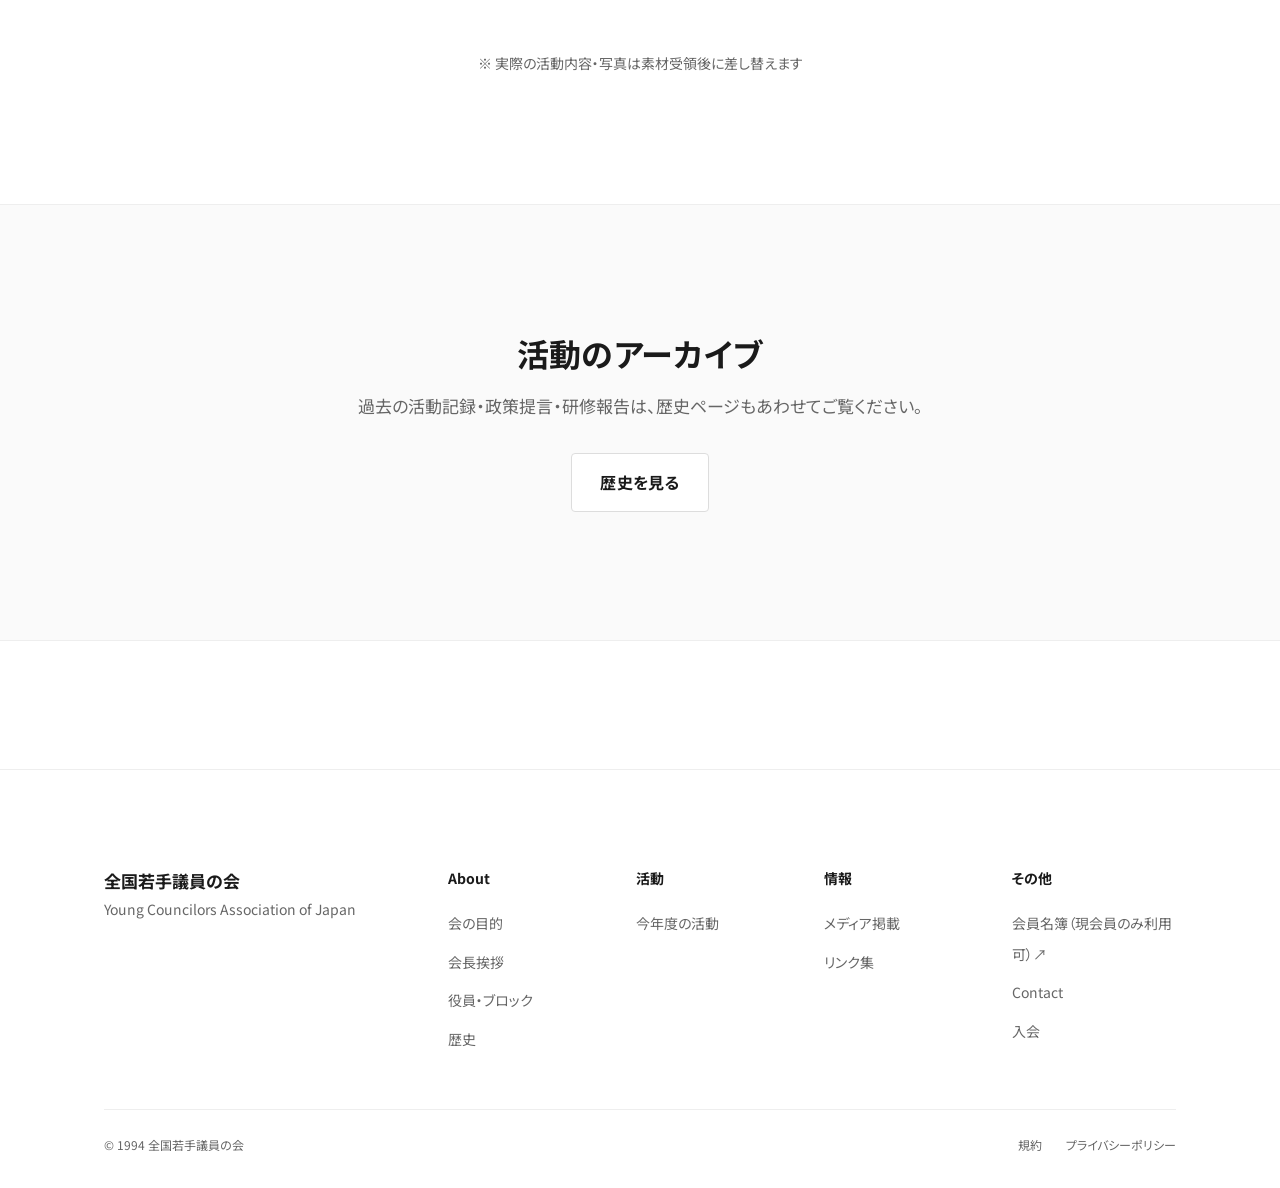
<file: activities/index.html>
<!DOCTYPE html>
<html lang="ja">
<head>
<meta charset="UTF-8" />
<meta name="viewport" content="width=device-width, initial-scale=1" />
<title>今年度の活動 — 全国若手議員の会</title>
<meta name="description" content="全国若手議員の会 今年度の活動記録。キャラバン・政策提言・議員研修・総会のタイムライン。" />
<link rel="preconnect" href="https://fonts.googleapis.com" />
<link rel="preconnect" href="https://fonts.gstatic.com" crossorigin />
<link href="https://fonts.googleapis.com/css2?family=Noto+Sans+JP:wght@400;500;700&display=swap" rel="stylesheet" />
<link rel="stylesheet" href="/assets/css/style.css" />
</head>
<body>

<header class="site-header">
  <div class="container header-inner">
    <a href="/" class="site-logo"><span class="site-logo-jp">全国若手議員の会</span><span class="site-logo-en">Young Councilors Association of Japan</span></a>
    <nav class="site-nav" aria-label="グローバルナビゲーション">
      <button class="nav-toggle" aria-expanded="false" aria-controls="primary-nav" aria-label="メニューを開く"><span class="nav-toggle-icon"></span></button>
      <ul id="primary-nav" class="nav-list">
        <li><a href="/about/">About</a></li><li><a href="/activities/">活動</a></li><li><a href="/media/">メディア</a></li><li><a href="/contact/">Contact</a></li><li class="nav-translate-group"><span aria-hidden="true">🌐</span><a class="nav-translate-lang" id="translate-en" target="_blank" rel="noopener" href="https://translate.google.com/translate?sl=ja&amp;tl=en" aria-label="Translate to English">EN</a><span aria-hidden="true" class="nav-translate-sep">/</span><a class="nav-translate-lang" id="translate-fr" target="_blank" rel="noopener" href="https://translate.google.com/translate?sl=ja&amp;tl=fr" aria-label="Traduire en français">FR</a></li><li><a href="/join/" class="btn btn-primary btn-small">入会</a></li>
      </ul>
    </nav>
  </div>
</header>

<main>

<section class="page-header">
  <div class="container">
    <p class="breadcrumb"><a href="/">HOME</a><span>/</span>今年度の活動</p>
    <h1>今年度の活動</h1>
    <p class="lede">キャラバン／政策提言／議員研修／総会　— 2026年度の記録</p>
  </div>
</section>

<section class="section">
  <div class="container">
    <div class="timeline">

      <div class="timeline-item has-photo">
        <p class="timeline-year">2026.07.15</p>
        <h3 class="timeline-title">第XX回 全国研修（大阪）</h3>
        <div class="timeline-photo">[写真]</div>
      </div>

      <div class="timeline-item has-photo">
        <p class="timeline-year">2026.06.20</p>
        <h3 class="timeline-title">関西キャラバン</h3>
        <div class="timeline-photo">[写真]</div>
      </div>

      <div class="timeline-item has-photo">
        <p class="timeline-year">2026.05.30</p>
        <h3 class="timeline-title">政策提言「◯◯について」を公表</h3>
        <div class="timeline-photo">[写真]</div>
      </div>

      <div class="timeline-item has-photo">
        <p class="timeline-year">2026.05.15</p>
        <h3 class="timeline-title">2026年度 総会（東京）</h3>
        <div class="timeline-photo">[写真]</div>
      </div>

      <div class="timeline-item has-photo">
        <p class="timeline-year">2026.04.25</p>
        <h3 class="timeline-title">関東ブロック 地域研修</h3>
        <div class="timeline-photo">[写真]</div>
      </div>

      <div class="timeline-item has-photo">
        <p class="timeline-year">2026.04.10</p>
        <h3 class="timeline-title">九州キャラバン</h3>
        <div class="timeline-photo">[写真]</div>
      </div>

    </div>
    <p class="mute" style="text-align:center;margin-top:var(--sp-7);font-size:var(--fs-sm);">※ 実際の活動内容・写真は素材受領後に差し替えます</p>
  </div>
</section>

<section class="cta-band">
  <div class="container">
    <h2>活動のアーカイブ</h2>
    <p>過去の活動記録・政策提言・研修報告は、歴史ページもあわせてご覧ください。</p>
    <a href="/history/" class="btn btn-secondary">歴史を見る</a>
  </div>
</section>

</main>

<footer class="site-footer">
  <div class="container">
    <div class="footer-top">
      <div class="footer-brand">
        <p class="footer-name">全国若手議員の会</p>
        <p class="footer-name-en">Young Councilors Association of Japan</p>
      </div>
      <nav class="footer-nav" aria-label="フッターナビゲーション">
        <div class="footer-col"><p class="footer-heading">About</p><ul><li><a href="/about/">会の目的</a></li><li><a href="/about/#message">会長挨拶</a></li><li><a href="/members/">役員・ブロック</a></li><li><a href="/history/">歴史</a></li></ul></div>
        <div class="footer-col"><p class="footer-heading">活動</p><ul><li><a href="/activities/">今年度の活動</a></li></ul></div>
        <div class="footer-col"><p class="footer-heading">情報</p><ul><li><a href="/media/">メディア掲載</a></li><li><a href="/links/">リンク集</a></li></ul></div>
        <div class="footer-col"><p class="footer-heading">その他</p><ul><li><a href="https://meibo.netlify.app/" target="_blank" rel="noopener">会員名簿（現会員のみ利用可）↗</a></li><li><a href="/contact/">Contact</a></li><li><a href="/join/">入会</a></li></ul></div>
      </nav>
    </div>
    <div class="footer-bottom">
      <p>&copy; 1994 全国若手議員の会</p>
      <ul class="footer-legal"><li><a href="#">規約</a></li><li><a href="/privacy/">プライバシーポリシー</a></li></ul>
    </div>
  </div>
</footer>

<script src="/assets/js/main.js" defer></script>
</body>
</html>
</file>
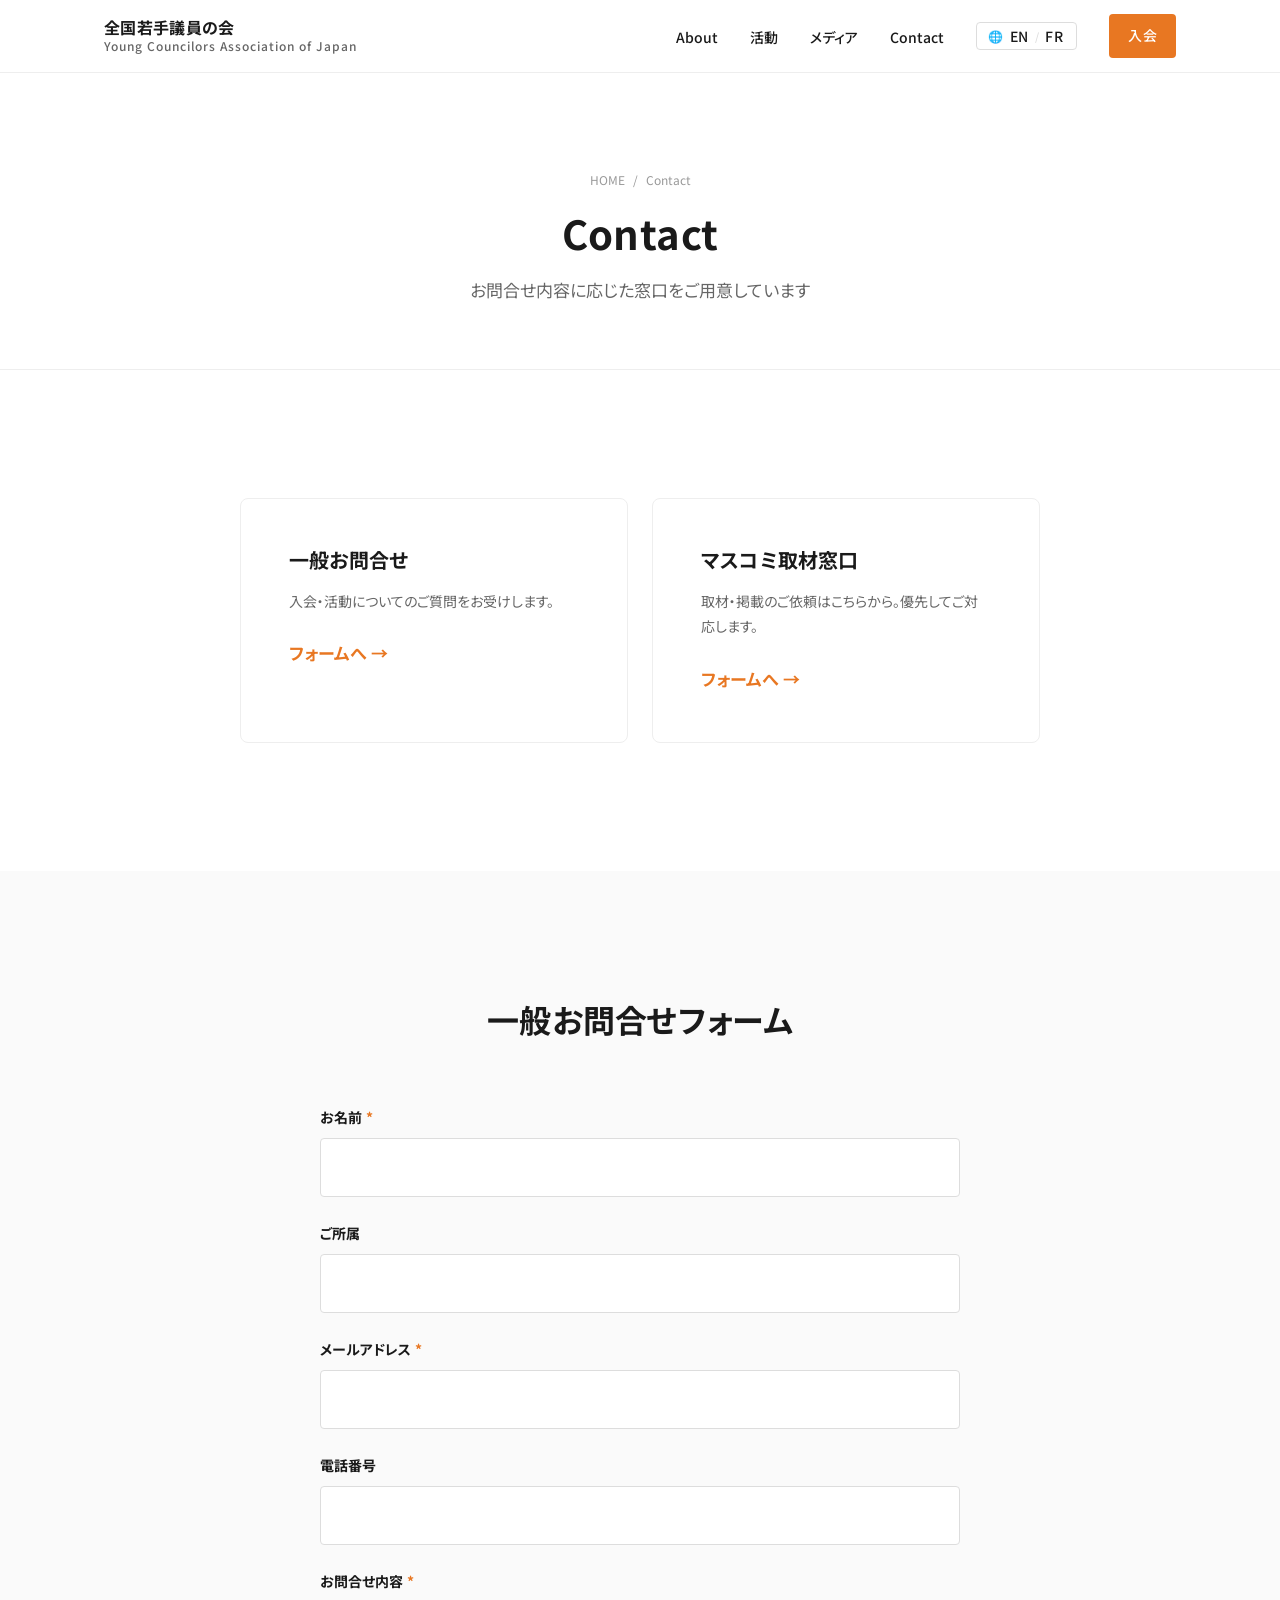
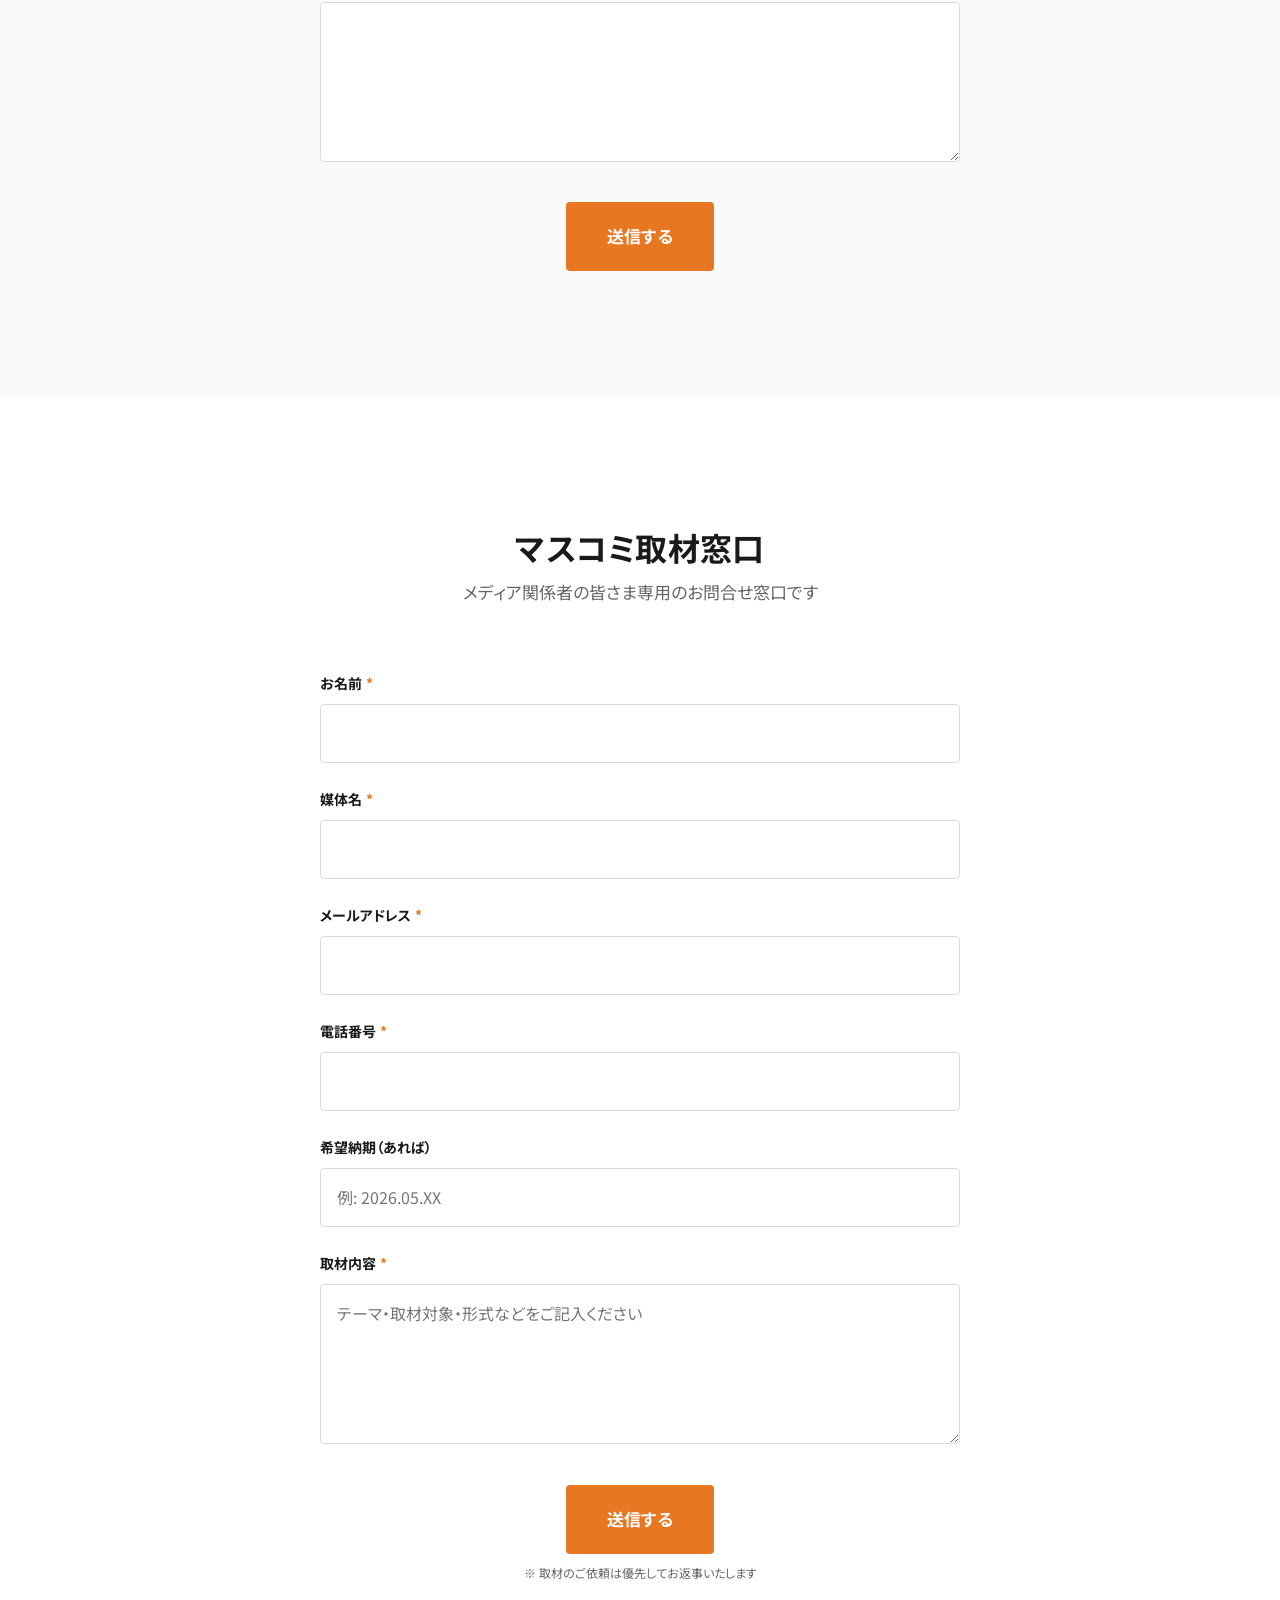
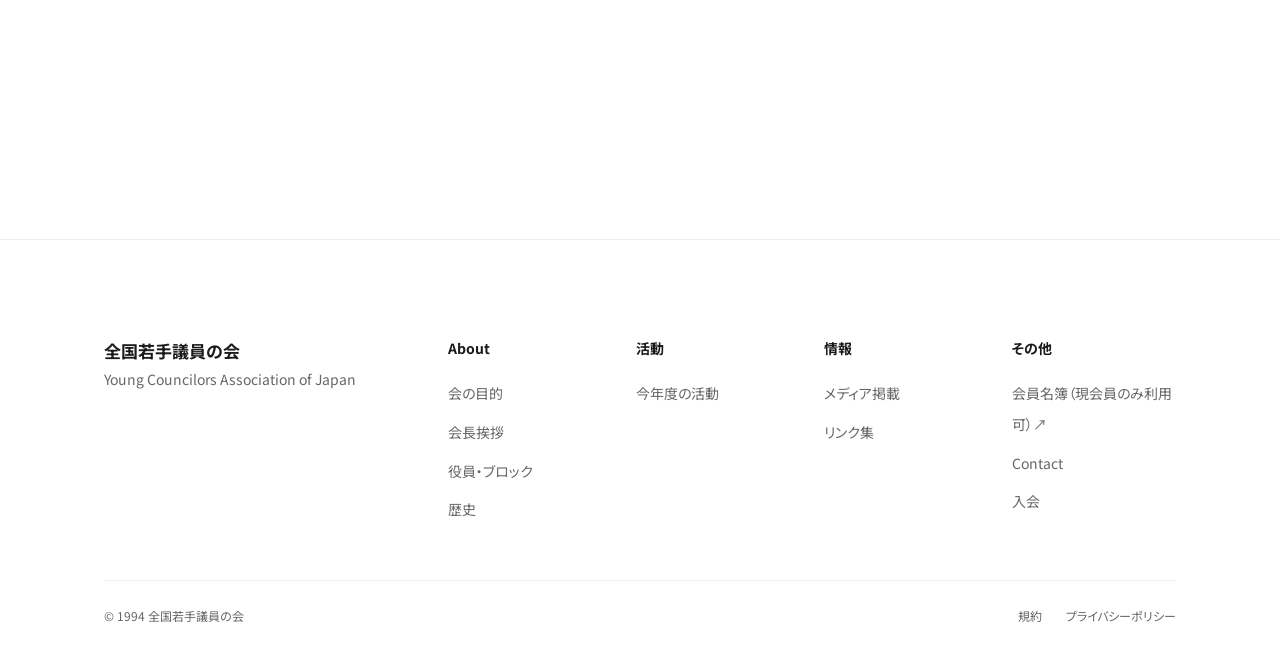
<file: contact/index.html>
<!DOCTYPE html>
<html lang="ja">
<head>
<meta charset="UTF-8" />
<meta name="viewport" content="width=device-width, initial-scale=1" />
<title>Contact — 全国若手議員の会</title>
<meta name="description" content="全国若手議員の会へのお問合せ窓口。一般お問合せ／マスコミ取材のご依頼はこちらから。" />
<link rel="preconnect" href="https://fonts.googleapis.com" />
<link rel="preconnect" href="https://fonts.gstatic.com" crossorigin />
<link href="https://fonts.googleapis.com/css2?family=Noto+Sans+JP:wght@400;500;700&display=swap" rel="stylesheet" />
<link rel="stylesheet" href="/assets/css/style.css" />
</head>
<body>

<header class="site-header">
  <div class="container header-inner">
    <a href="/" class="site-logo"><span class="site-logo-jp">全国若手議員の会</span><span class="site-logo-en">Young Councilors Association of Japan</span></a>
    <nav class="site-nav" aria-label="グローバルナビゲーション">
      <button class="nav-toggle" aria-expanded="false" aria-controls="primary-nav" aria-label="メニューを開く"><span class="nav-toggle-icon"></span></button>
      <ul id="primary-nav" class="nav-list">
        <li><a href="/about/">About</a></li><li><a href="/activities/">活動</a></li><li><a href="/media/">メディア</a></li><li><a href="/contact/">Contact</a></li><li class="nav-translate-group"><span aria-hidden="true">🌐</span><a class="nav-translate-lang" id="translate-en" target="_blank" rel="noopener" href="https://translate.google.com/translate?sl=ja&amp;tl=en" aria-label="Translate to English">EN</a><span aria-hidden="true" class="nav-translate-sep">/</span><a class="nav-translate-lang" id="translate-fr" target="_blank" rel="noopener" href="https://translate.google.com/translate?sl=ja&amp;tl=fr" aria-label="Traduire en français">FR</a></li><li><a href="/join/" class="btn btn-primary btn-small">入会</a></li>
      </ul>
    </nav>
  </div>
</header>

<main>

<section class="page-header">
  <div class="container">
    <p class="breadcrumb"><a href="/">HOME</a><span>/</span>Contact</p>
    <h1>Contact</h1>
    <p class="lede">お問合せ内容に応じた窓口をご用意しています</p>
  </div>
</section>

<section class="section">
  <div class="container">
    <div class="choice-cards" style="max-width:800px;margin:0 auto;">
      <a href="#general" class="choice-card">
        <h3>一般お問合せ</h3>
        <p>入会・活動についてのご質問をお受けします。</p>
        <span class="arrow">フォームへ →</span>
      </a>
      <a href="#press" class="choice-card">
        <h3>マスコミ取材窓口</h3>
        <p>取材・掲載のご依頼はこちらから。優先してご対応します。</p>
        <span class="arrow">フォームへ →</span>
      </a>
    </div>
  </div>
</section>

<section class="section section-alt" id="general">
  <div class="container">
    <div class="section-title"><h2>一般お問合せフォーム</h2></div>
    <form class="form" action="/api/contact" method="POST" data-form-handler>
      <div class="form-field">
        <label class="form-label" for="g-name">お名前<span class="req">*</span></label>
        <input class="form-input" type="text" id="g-name" name="name" required autocomplete="name" />
      </div>
      <div class="form-field">
        <label class="form-label" for="g-org">ご所属</label>
        <input class="form-input" type="text" id="g-org" name="organization" autocomplete="organization" />
      </div>
      <div class="form-field">
        <label class="form-label" for="g-email">メールアドレス<span class="req">*</span></label>
        <input class="form-input" type="email" id="g-email" name="email" required autocomplete="email" />
      </div>
      <div class="form-field">
        <label class="form-label" for="g-phone">電話番号</label>
        <input class="form-input" type="tel" id="g-phone" name="phone" autocomplete="tel" />
      </div>
      <div class="form-field">
        <label class="form-label" for="g-message">お問合せ内容<span class="req">*</span></label>
        <textarea class="form-textarea" id="g-message" name="message" required></textarea>
      </div>
      <div class="form-submit">
        <button type="submit" class="btn btn-primary btn-large">送信する</button>
      </div>
    </form>
  </div>
</section>

<section class="section" id="press">
  <div class="container">
    <div class="section-title"><h2>マスコミ取材窓口</h2><p>メディア関係者の皆さま専用のお問合せ窓口です</p></div>
    <form class="form" action="/api/press" method="POST" data-form-handler>
      <div class="form-field">
        <label class="form-label" for="p-name">お名前<span class="req">*</span></label>
        <input class="form-input" type="text" id="p-name" name="name" required autocomplete="name" />
      </div>
      <div class="form-field">
        <label class="form-label" for="p-media">媒体名<span class="req">*</span></label>
        <input class="form-input" type="text" id="p-media" name="media" required autocomplete="organization" />
      </div>
      <div class="form-field">
        <label class="form-label" for="p-email">メールアドレス<span class="req">*</span></label>
        <input class="form-input" type="email" id="p-email" name="email" required autocomplete="email" />
      </div>
      <div class="form-field">
        <label class="form-label" for="p-phone">電話番号<span class="req">*</span></label>
        <input class="form-input" type="tel" id="p-phone" name="phone" required autocomplete="tel" />
      </div>
      <div class="form-field">
        <label class="form-label" for="p-deadline">希望納期（あれば）</label>
        <input class="form-input" type="text" id="p-deadline" name="deadline" placeholder="例: 2026.05.XX" />
      </div>
      <div class="form-field">
        <label class="form-label" for="p-message">取材内容<span class="req">*</span></label>
        <textarea class="form-textarea" id="p-message" name="message" required placeholder="テーマ・取材対象・形式などをご記入ください"></textarea>
      </div>
      <div class="form-submit">
        <button type="submit" class="btn btn-primary btn-large">送信する</button>
        <p class="form-note">※ 取材のご依頼は優先してお返事いたします</p>
      </div>
    </form>
  </div>
</section>

</main>

<footer class="site-footer">
  <div class="container">
    <div class="footer-top">
      <div class="footer-brand"><p class="footer-name">全国若手議員の会</p><p class="footer-name-en">Young Councilors Association of Japan</p></div>
      <nav class="footer-nav" aria-label="フッターナビゲーション">
        <div class="footer-col"><p class="footer-heading">About</p><ul><li><a href="/about/">会の目的</a></li><li><a href="/about/#message">会長挨拶</a></li><li><a href="/members/">役員・ブロック</a></li><li><a href="/history/">歴史</a></li></ul></div>
        <div class="footer-col"><p class="footer-heading">活動</p><ul><li><a href="/activities/">今年度の活動</a></li></ul></div>
        <div class="footer-col"><p class="footer-heading">情報</p><ul><li><a href="/media/">メディア掲載</a></li><li><a href="/links/">リンク集</a></li></ul></div>
        <div class="footer-col"><p class="footer-heading">その他</p><ul><li><a href="https://meibo.netlify.app/" target="_blank" rel="noopener">会員名簿（現会員のみ利用可）↗</a></li><li><a href="/contact/">Contact</a></li><li><a href="/join/">入会</a></li></ul></div>
      </nav>
    </div>
    <div class="footer-bottom"><p>&copy; 1994 全国若手議員の会</p><ul class="footer-legal"><li><a href="#">規約</a></li><li><a href="/privacy/">プライバシーポリシー</a></li></ul></div>
  </div>
</footer>

<script src="/assets/js/main.js" defer></script>
</body>
</html>
</file>
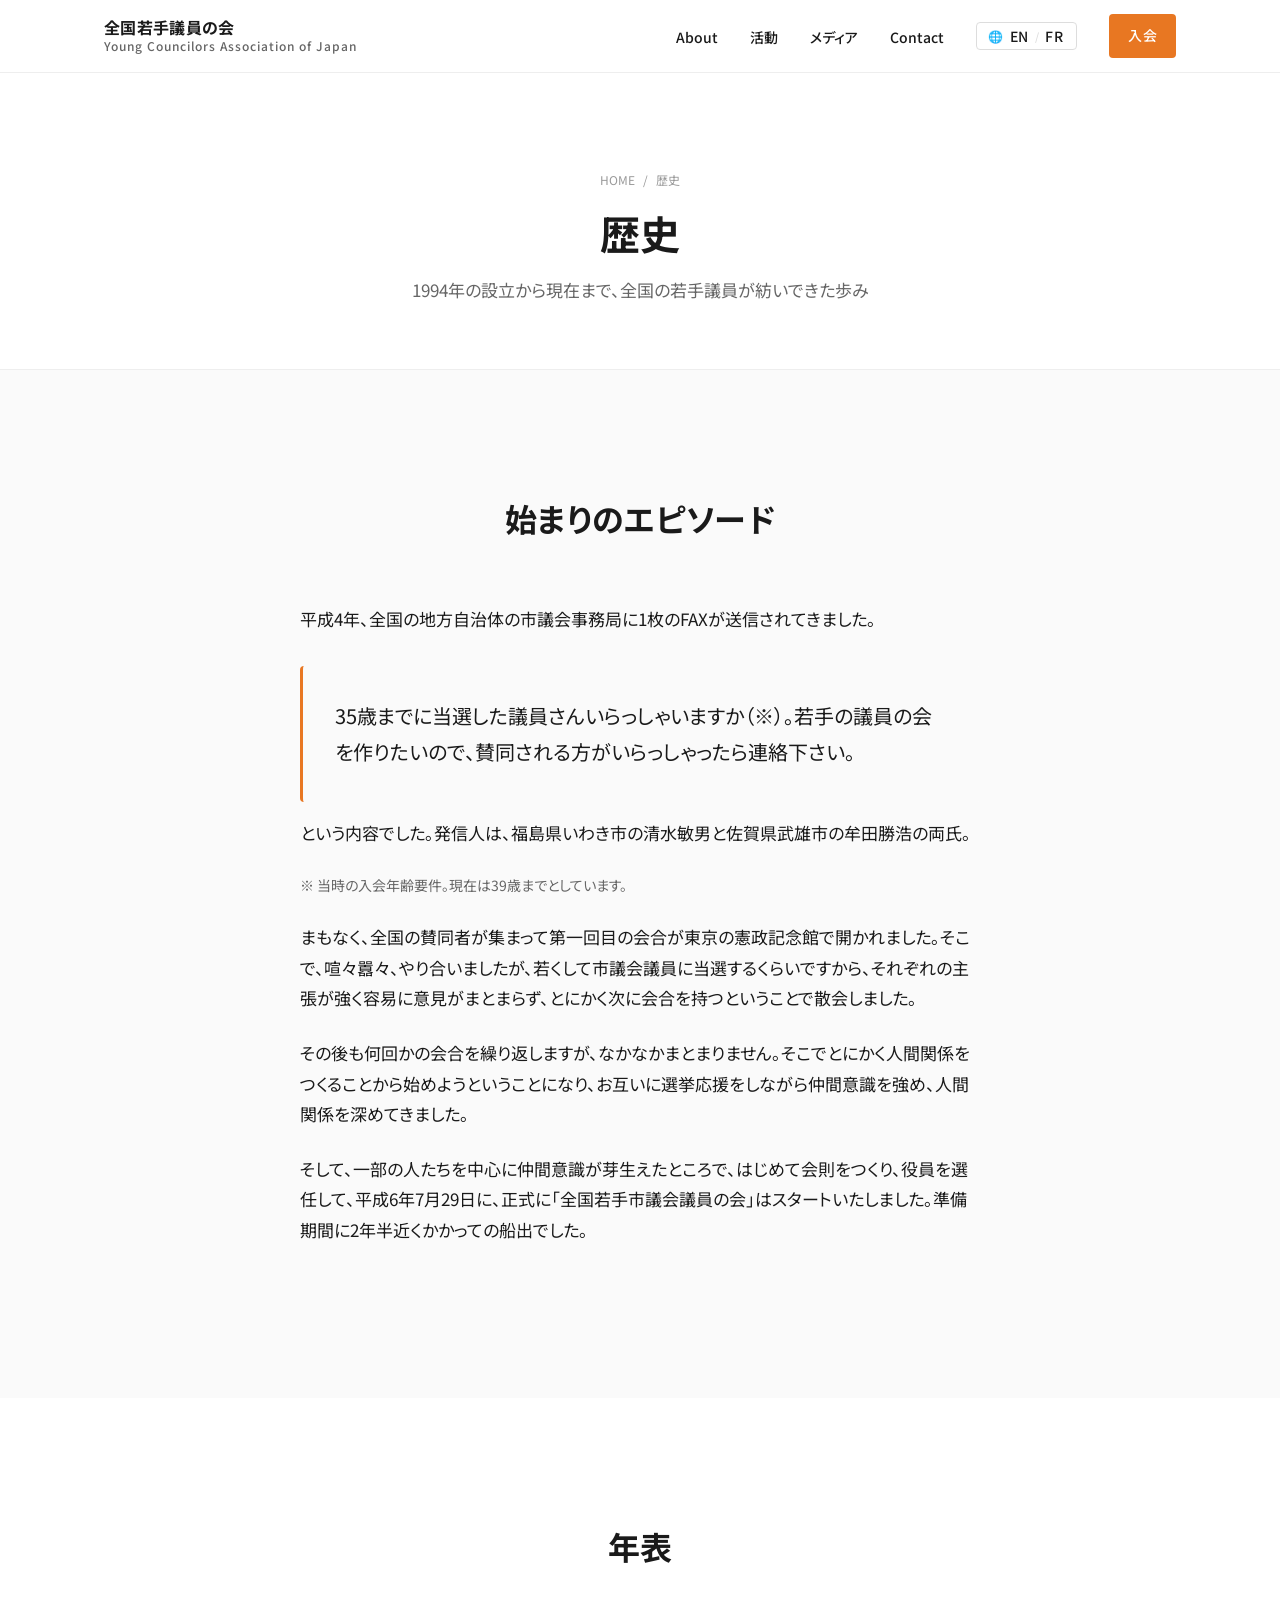
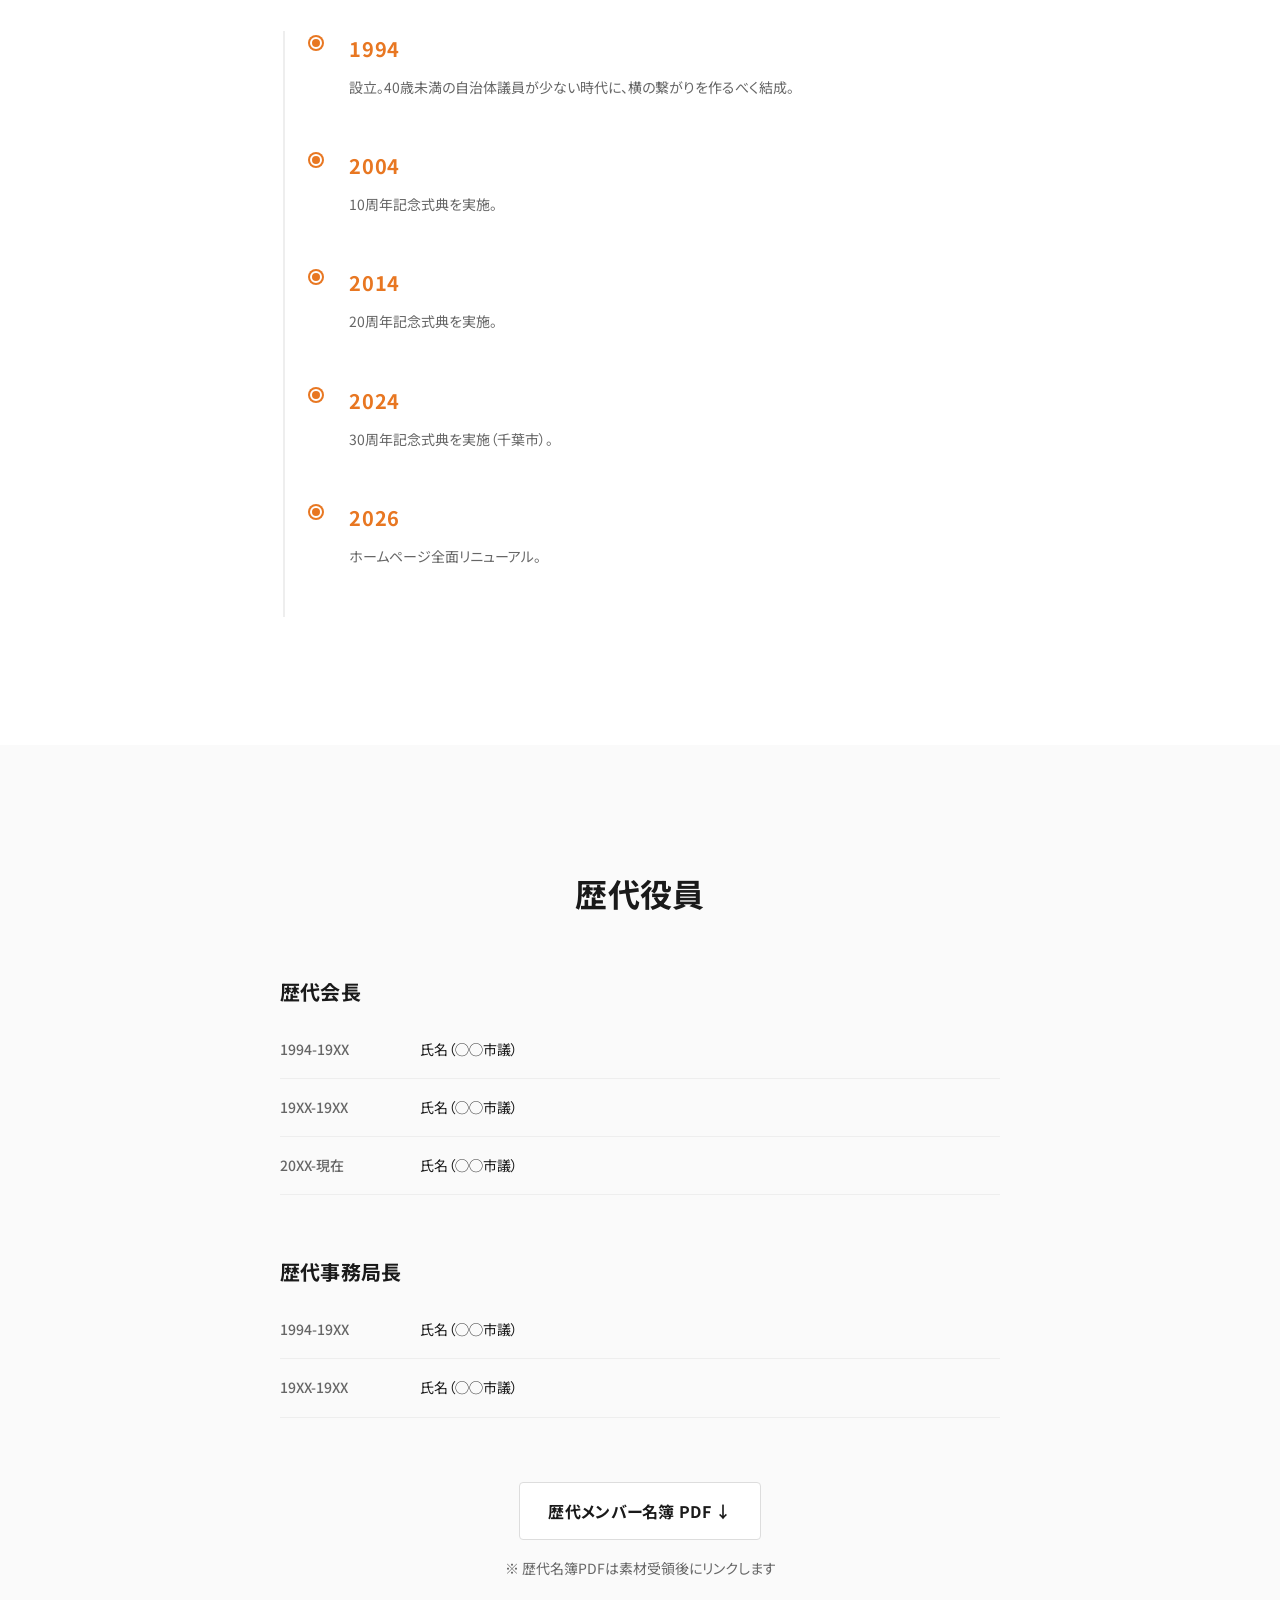
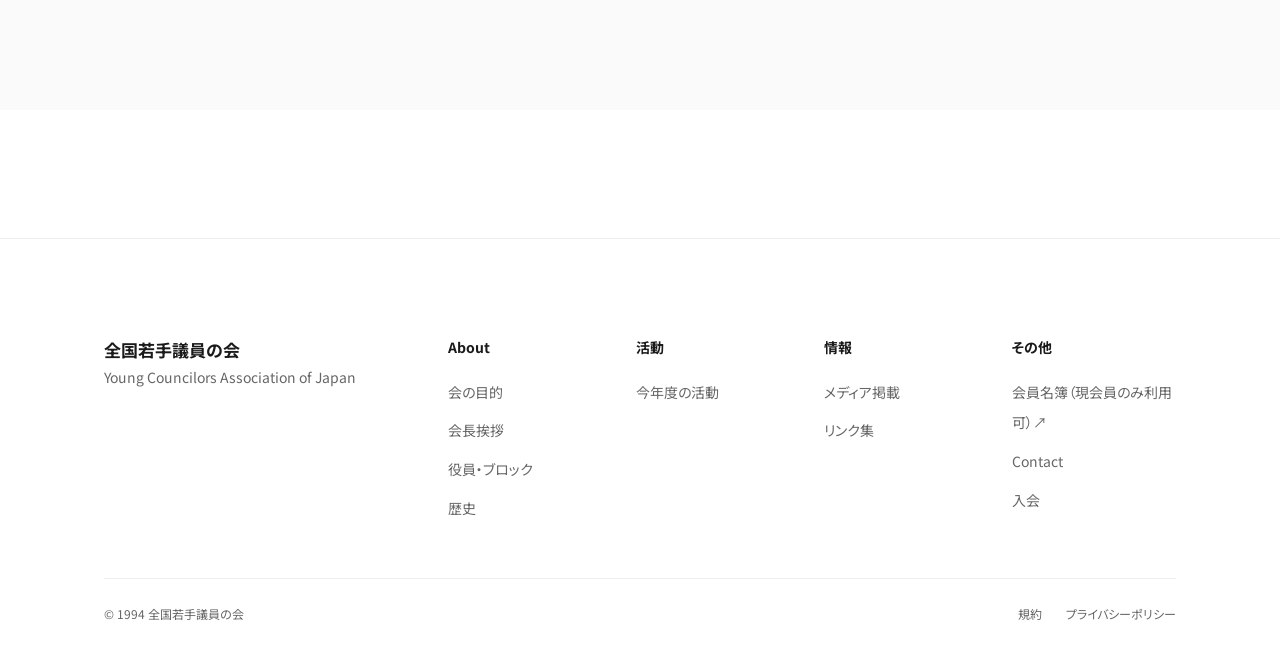
<file: history/index.html>
<!DOCTYPE html>
<html lang="ja">
<head>
<meta charset="UTF-8" />
<meta name="viewport" content="width=device-width, initial-scale=1" />
<title>歴史 — 全国若手議員の会</title>
<meta name="description" content="1994年の設立から現在まで、全国若手議員の会の歩みと歴代役員。" />
<link rel="preconnect" href="https://fonts.googleapis.com" />
<link rel="preconnect" href="https://fonts.gstatic.com" crossorigin />
<link href="https://fonts.googleapis.com/css2?family=Noto+Sans+JP:wght@400;500;700&display=swap" rel="stylesheet" />
<link rel="stylesheet" href="/assets/css/style.css" />
</head>
<body>

<header class="site-header">
  <div class="container header-inner">
    <a href="/" class="site-logo"><span class="site-logo-jp">全国若手議員の会</span><span class="site-logo-en">Young Councilors Association of Japan</span></a>
    <nav class="site-nav" aria-label="グローバルナビゲーション">
      <button class="nav-toggle" aria-expanded="false" aria-controls="primary-nav" aria-label="メニューを開く"><span class="nav-toggle-icon"></span></button>
      <ul id="primary-nav" class="nav-list">
        <li><a href="/about/">About</a></li><li><a href="/activities/">活動</a></li><li><a href="/media/">メディア</a></li><li><a href="/contact/">Contact</a></li><li class="nav-translate-group"><span aria-hidden="true">🌐</span><a class="nav-translate-lang" id="translate-en" target="_blank" rel="noopener" href="https://translate.google.com/translate?sl=ja&amp;tl=en" aria-label="Translate to English">EN</a><span aria-hidden="true" class="nav-translate-sep">/</span><a class="nav-translate-lang" id="translate-fr" target="_blank" rel="noopener" href="https://translate.google.com/translate?sl=ja&amp;tl=fr" aria-label="Traduire en français">FR</a></li><li><a href="/join/" class="btn btn-primary btn-small">入会</a></li>
      </ul>
    </nav>
  </div>
</header>

<main>

<section class="page-header">
  <div class="container">
    <p class="breadcrumb"><a href="/">HOME</a><span>/</span>歴史</p>
    <h1>歴史</h1>
    <p class="lede">1994年の設立から現在まで、全国の若手議員が紡いできた歩み</p>
  </div>
</section>

<section class="section section-alt">
  <div class="container">
    <div class="section-title"><h2>始まりのエピソード</h2></div>
    <div class="prose">
      <p>平成4年、全国の地方自治体の市議会事務局に1枚のFAXが送信されてきました。</p>
      <blockquote class="mission-quote">
        35歳までに当選した議員さんいらっしゃいますか（※）。若手の議員の会を作りたいので、賛同される方がいらっしゃったら連絡下さい。
      </blockquote>
      <p>という内容でした。発信人は、福島県いわき市の清水敏男と佐賀県武雄市の牟田勝浩の両氏。</p>
      <p class="mute" style="font-size:var(--fs-sm);">※ 当時の入会年齢要件。現在は39歳までとしています。</p>

      <p>まもなく、全国の賛同者が集まって第一回目の会合が東京の憲政記念館で開かれました。そこで、喧々囂々、やり合いましたが、若くして市議会議員に当選するくらいですから、それぞれの主張が強く容易に意見がまとまらず、とにかく次に会合を持つということで散会しました。</p>

      <p>その後も何回かの会合を繰り返しますが、なかなかまとまりません。そこでとにかく人間関係をつくることから始めようということになり、お互いに選挙応援をしながら仲間意識を強め、人間関係を深めてきました。</p>

      <p>そして、一部の人たちを中心に仲間意識が芽生えたところで、はじめて会則をつくり、役員を選任して、平成6年7月29日に、正式に「全国若手市議会議員の会」はスタートいたしました。準備期間に2年半近くかかっての船出でした。</p>
    </div>
  </div>
</section>

<section class="section">
  <div class="container">
    <div class="section-title"><h2>年表</h2></div>
    <div class="timeline">
      <div class="timeline-item">
        <p class="timeline-year">1994</p>
        <p class="timeline-text">設立。40歳未満の自治体議員が少ない時代に、横の繋がりを作るべく結成。</p>
      </div>
      <div class="timeline-item">
        <p class="timeline-year">2004</p>
        <p class="timeline-text">10周年記念式典を実施。</p>
      </div>
      <div class="timeline-item">
        <p class="timeline-year">2014</p>
        <p class="timeline-text">20周年記念式典を実施。</p>
      </div>
      <div class="timeline-item">
        <p class="timeline-year">2024</p>
        <p class="timeline-text">30周年記念式典を実施（千葉市）。</p>
      </div>
      <div class="timeline-item">
        <p class="timeline-year">2026</p>
        <p class="timeline-text">ホームページ全面リニューアル。</p>
      </div>
    </div>
  </div>
</section>

<section class="section section-alt">
  <div class="container">
    <div class="section-title"><h2>歴代役員</h2></div>

    <div style="max-width:720px;margin:0 auto;">
      <h3 style="font-size:var(--fs-lg);margin-bottom:var(--sp-3);">歴代会長</h3>
      <table class="info-table">
        <tr><th>1994-19XX</th><td>氏名（◯◯市議）</td></tr>
        <tr><th>19XX-19XX</th><td>氏名（◯◯市議）</td></tr>
        <tr><th>20XX-現在</th><td>氏名（◯◯市議）</td></tr>
      </table>

      <h3 style="font-size:var(--fs-lg);margin:var(--sp-7) 0 var(--sp-3);">歴代事務局長</h3>
      <table class="info-table">
        <tr><th>1994-19XX</th><td>氏名（◯◯市議）</td></tr>
        <tr><th>19XX-19XX</th><td>氏名（◯◯市議）</td></tr>
      </table>
    </div>

    <div style="text-align:center;margin-top:var(--sp-7);">
      <a href="#" class="btn btn-secondary">歴代メンバー名簿 PDF ↓</a>
    </div>
    <p class="mute" style="text-align:center;margin-top:var(--sp-3);font-size:var(--fs-sm);">※ 歴代名簿PDFは素材受領後にリンクします</p>
  </div>
</section>

</main>

<footer class="site-footer">
  <div class="container">
    <div class="footer-top">
      <div class="footer-brand"><p class="footer-name">全国若手議員の会</p><p class="footer-name-en">Young Councilors Association of Japan</p></div>
      <nav class="footer-nav" aria-label="フッターナビゲーション">
        <div class="footer-col"><p class="footer-heading">About</p><ul><li><a href="/about/">会の目的</a></li><li><a href="/about/#message">会長挨拶</a></li><li><a href="/members/">役員・ブロック</a></li><li><a href="/history/">歴史</a></li></ul></div>
        <div class="footer-col"><p class="footer-heading">活動</p><ul><li><a href="/activities/">今年度の活動</a></li></ul></div>
        <div class="footer-col"><p class="footer-heading">情報</p><ul><li><a href="/media/">メディア掲載</a></li><li><a href="/links/">リンク集</a></li></ul></div>
        <div class="footer-col"><p class="footer-heading">その他</p><ul><li><a href="https://meibo.netlify.app/" target="_blank" rel="noopener">会員名簿（現会員のみ利用可）↗</a></li><li><a href="/contact/">Contact</a></li><li><a href="/join/">入会</a></li></ul></div>
      </nav>
    </div>
    <div class="footer-bottom"><p>&copy; 1994 全国若手議員の会</p><ul class="footer-legal"><li><a href="#">規約</a></li><li><a href="/privacy/">プライバシーポリシー</a></li></ul></div>
  </div>
</footer>

<script src="/assets/js/main.js" defer></script>
</body>
</html>
</file>
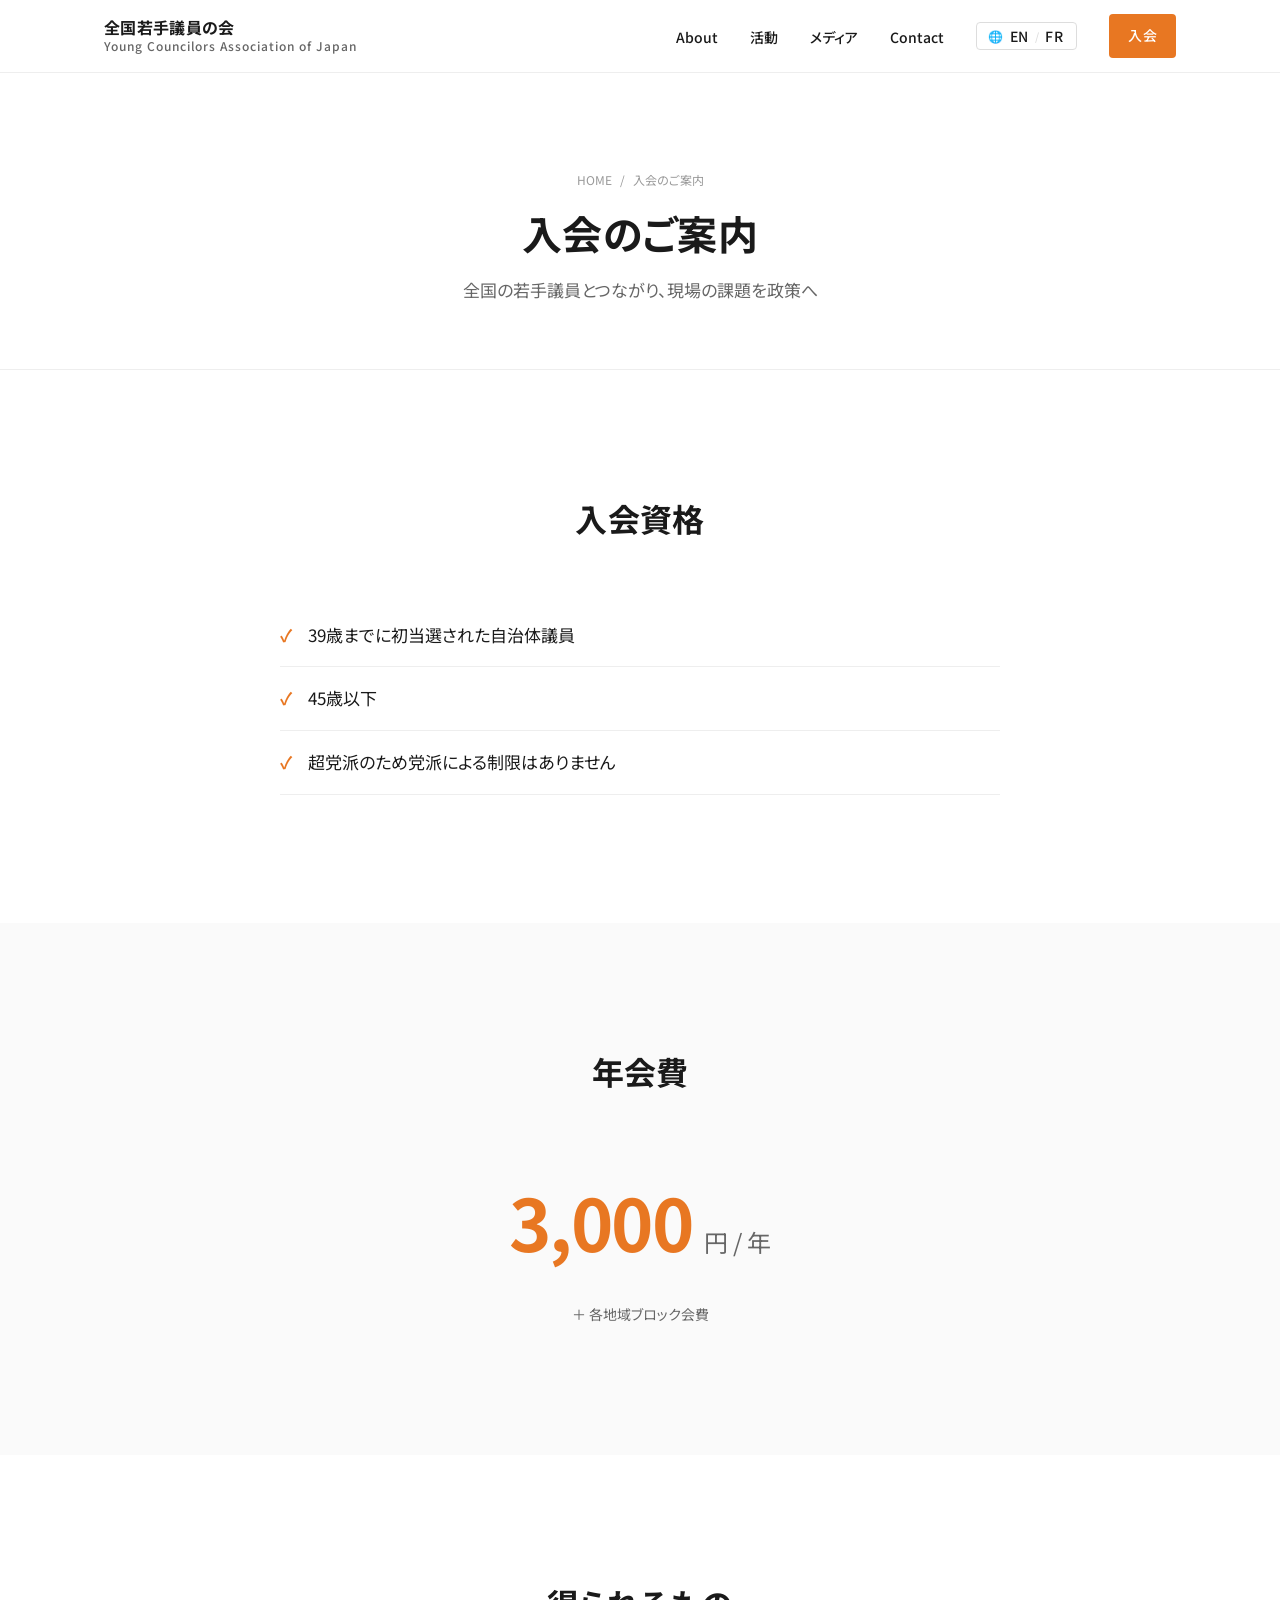
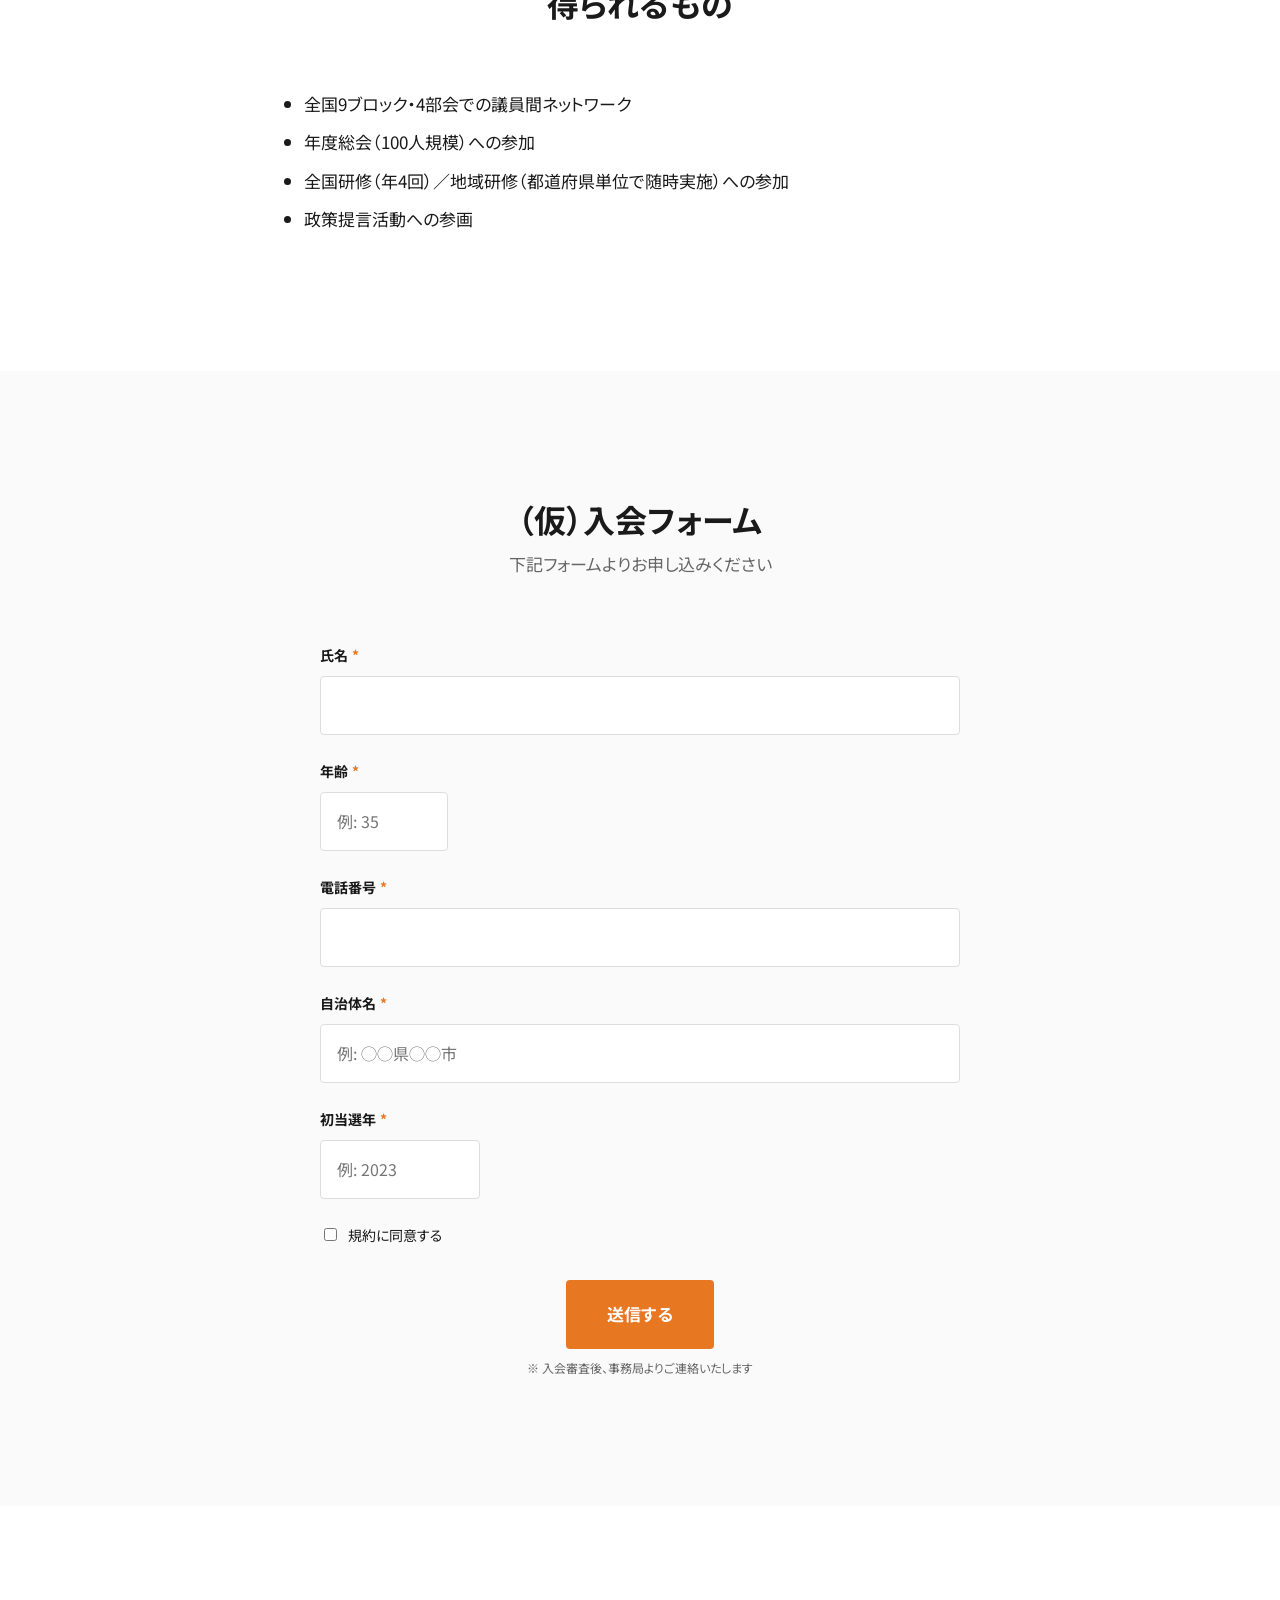
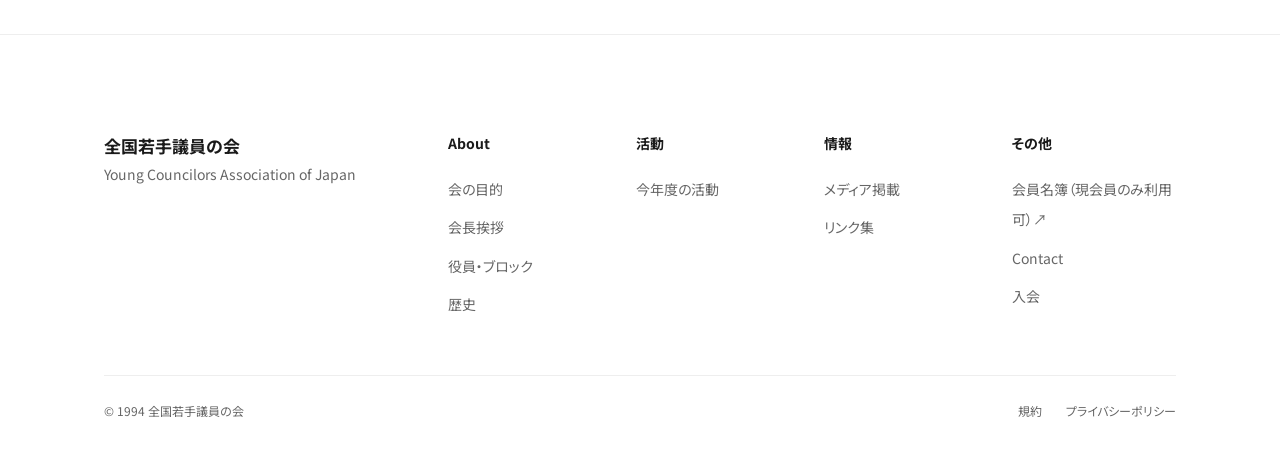
<file: join/index.html>
<!DOCTYPE html>
<html lang="ja">
<head>
<meta charset="UTF-8" />
<meta name="viewport" content="width=device-width, initial-scale=1" />
<title>入会のご案内 — 全国若手議員の会</title>
<meta name="description" content="全国若手議員の会への入会のご案内。39歳までに初当選、45歳以下の自治体議員が対象です。年会費3,000円（＋各地域ブロック会費）。" />
<link rel="preconnect" href="https://fonts.googleapis.com" />
<link rel="preconnect" href="https://fonts.gstatic.com" crossorigin />
<link href="https://fonts.googleapis.com/css2?family=Noto+Sans+JP:wght@400;500;700&display=swap" rel="stylesheet" />
<link rel="stylesheet" href="/assets/css/style.css" />
</head>
<body>

<header class="site-header">
  <div class="container header-inner">
    <a href="/" class="site-logo"><span class="site-logo-jp">全国若手議員の会</span><span class="site-logo-en">Young Councilors Association of Japan</span></a>
    <nav class="site-nav" aria-label="グローバルナビゲーション">
      <button class="nav-toggle" aria-expanded="false" aria-controls="primary-nav" aria-label="メニューを開く"><span class="nav-toggle-icon"></span></button>
      <ul id="primary-nav" class="nav-list">
        <li><a href="/about/">About</a></li><li><a href="/activities/">活動</a></li><li><a href="/media/">メディア</a></li><li><a href="/contact/">Contact</a></li><li class="nav-translate-group"><span aria-hidden="true">🌐</span><a class="nav-translate-lang" id="translate-en" target="_blank" rel="noopener" href="https://translate.google.com/translate?sl=ja&amp;tl=en" aria-label="Translate to English">EN</a><span aria-hidden="true" class="nav-translate-sep">/</span><a class="nav-translate-lang" id="translate-fr" target="_blank" rel="noopener" href="https://translate.google.com/translate?sl=ja&amp;tl=fr" aria-label="Traduire en français">FR</a></li><li><a href="/join/" class="btn btn-primary btn-small">入会</a></li>
      </ul>
    </nav>
  </div>
</header>

<main>

<section class="page-header">
  <div class="container">
    <p class="breadcrumb"><a href="/">HOME</a><span>/</span>入会のご案内</p>
    <h1>入会のご案内</h1>
    <p class="lede">全国の若手議員とつながり、現場の課題を政策へ</p>
  </div>
</section>

<section class="section">
  <div class="container">
    <div style="max-width:720px;margin:0 auto;">
      <div class="section-title"><h2>入会資格</h2></div>
      <ul style="list-style:none;padding:0;">
        <li style="padding:var(--sp-3) 0;border-bottom:1px solid var(--c-border);"><strong style="color:var(--c-accent);margin-right:var(--sp-3);">✓</strong>39歳までに初当選された自治体議員</li>
        <li style="padding:var(--sp-3) 0;border-bottom:1px solid var(--c-border);"><strong style="color:var(--c-accent);margin-right:var(--sp-3);">✓</strong>45歳以下</li>
        <li style="padding:var(--sp-3) 0;border-bottom:1px solid var(--c-border);"><strong style="color:var(--c-accent);margin-right:var(--sp-3);">✓</strong>超党派のため党派による制限はありません</li>
      </ul>
    </div>
  </div>
</section>

<section class="section section-alt">
  <div class="container">
    <div class="section-title"><h2>年会費</h2></div>
    <p style="text-align:center;">
      <span style="font-size:clamp(2.5rem,6vw,4.5rem);font-weight:700;color:var(--c-accent);letter-spacing:-0.02em;">3,000</span>
      <span style="font-size:var(--fs-xl);color:var(--c-text-sub);margin-left:var(--sp-2);">円 / 年</span>
    </p>
    <p style="text-align:center;color:var(--c-text-sub);font-size:var(--fs-sm);margin-top:var(--sp-3);">＋ 各地域ブロック会費</p>
  </div>
</section>

<section class="section">
  <div class="container">
    <div style="max-width:720px;margin:0 auto;">
      <div class="section-title"><h2>得られるもの</h2></div>
      <ul class="prose" style="list-style:disc;margin-left:var(--sp-4);">
        <li>全国9ブロック・4部会での議員間ネットワーク</li>
        <li>年度総会（100人規模）への参加</li>
        <li>全国研修（年4回）／地域研修（都道府県単位で随時実施）への参加</li>
        <li>政策提言活動への参画</li>
      </ul>
    </div>
  </div>
</section>

<section class="section section-alt">
  <div class="container">
    <div class="section-title"><h2>（仮）入会フォーム</h2><p>下記フォームよりお申し込みください</p></div>
    <form class="form" action="/api/join" method="POST" data-form-handler>
      <div class="form-field">
        <label class="form-label" for="name">氏名<span class="req">*</span></label>
        <input class="form-input" type="text" id="name" name="name" required autocomplete="name" />
      </div>
      <div class="form-field">
        <label class="form-label" for="age">年齢<span class="req">*</span></label>
        <input class="form-input" type="number" id="age" name="age" required min="20" max="60" placeholder="例: 35" style="max-width:8em;" />
      </div>
      <div class="form-field">
        <label class="form-label" for="phone">電話番号<span class="req">*</span></label>
        <input class="form-input" type="tel" id="phone" name="phone" required autocomplete="tel" />
      </div>
      <div class="form-field">
        <label class="form-label" for="municipality">自治体名<span class="req">*</span></label>
        <input class="form-input" type="text" id="municipality" name="municipality" required placeholder="例: ◯◯県◯◯市" />
      </div>
      <div class="form-field">
        <label class="form-label" for="elected">初当選年<span class="req">*</span></label>
        <input class="form-input" type="text" id="elected" name="elected" required placeholder="例: 2023" style="max-width:10em;" />
      </div>
      <div class="form-field">
        <label class="form-check">
          <input type="checkbox" name="agree" required />
          <span><a href="#" target="_blank" rel="noopener">規約</a>に同意する</span>
        </label>
      </div>
      <div class="form-submit">
        <button type="submit" class="btn btn-primary btn-large">送信する</button>
        <p class="form-note">※ 入会審査後、事務局よりご連絡いたします</p>
      </div>
    </form>
  </div>
</section>

</main>

<footer class="site-footer">
  <div class="container">
    <div class="footer-top">
      <div class="footer-brand"><p class="footer-name">全国若手議員の会</p><p class="footer-name-en">Young Councilors Association of Japan</p></div>
      <nav class="footer-nav" aria-label="フッターナビゲーション">
        <div class="footer-col"><p class="footer-heading">About</p><ul><li><a href="/about/">会の目的</a></li><li><a href="/about/#message">会長挨拶</a></li><li><a href="/members/">役員・ブロック</a></li><li><a href="/history/">歴史</a></li></ul></div>
        <div class="footer-col"><p class="footer-heading">活動</p><ul><li><a href="/activities/">今年度の活動</a></li></ul></div>
        <div class="footer-col"><p class="footer-heading">情報</p><ul><li><a href="/media/">メディア掲載</a></li><li><a href="/links/">リンク集</a></li></ul></div>
        <div class="footer-col"><p class="footer-heading">その他</p><ul><li><a href="https://meibo.netlify.app/" target="_blank" rel="noopener">会員名簿（現会員のみ利用可）↗</a></li><li><a href="/contact/">Contact</a></li><li><a href="/join/">入会</a></li></ul></div>
      </nav>
    </div>
    <div class="footer-bottom"><p>&copy; 1994 全国若手議員の会</p><ul class="footer-legal"><li><a href="#">規約</a></li><li><a href="/privacy/">プライバシーポリシー</a></li></ul></div>
  </div>
</footer>

<script src="/assets/js/main.js" defer></script>
</body>
</html>
</file>
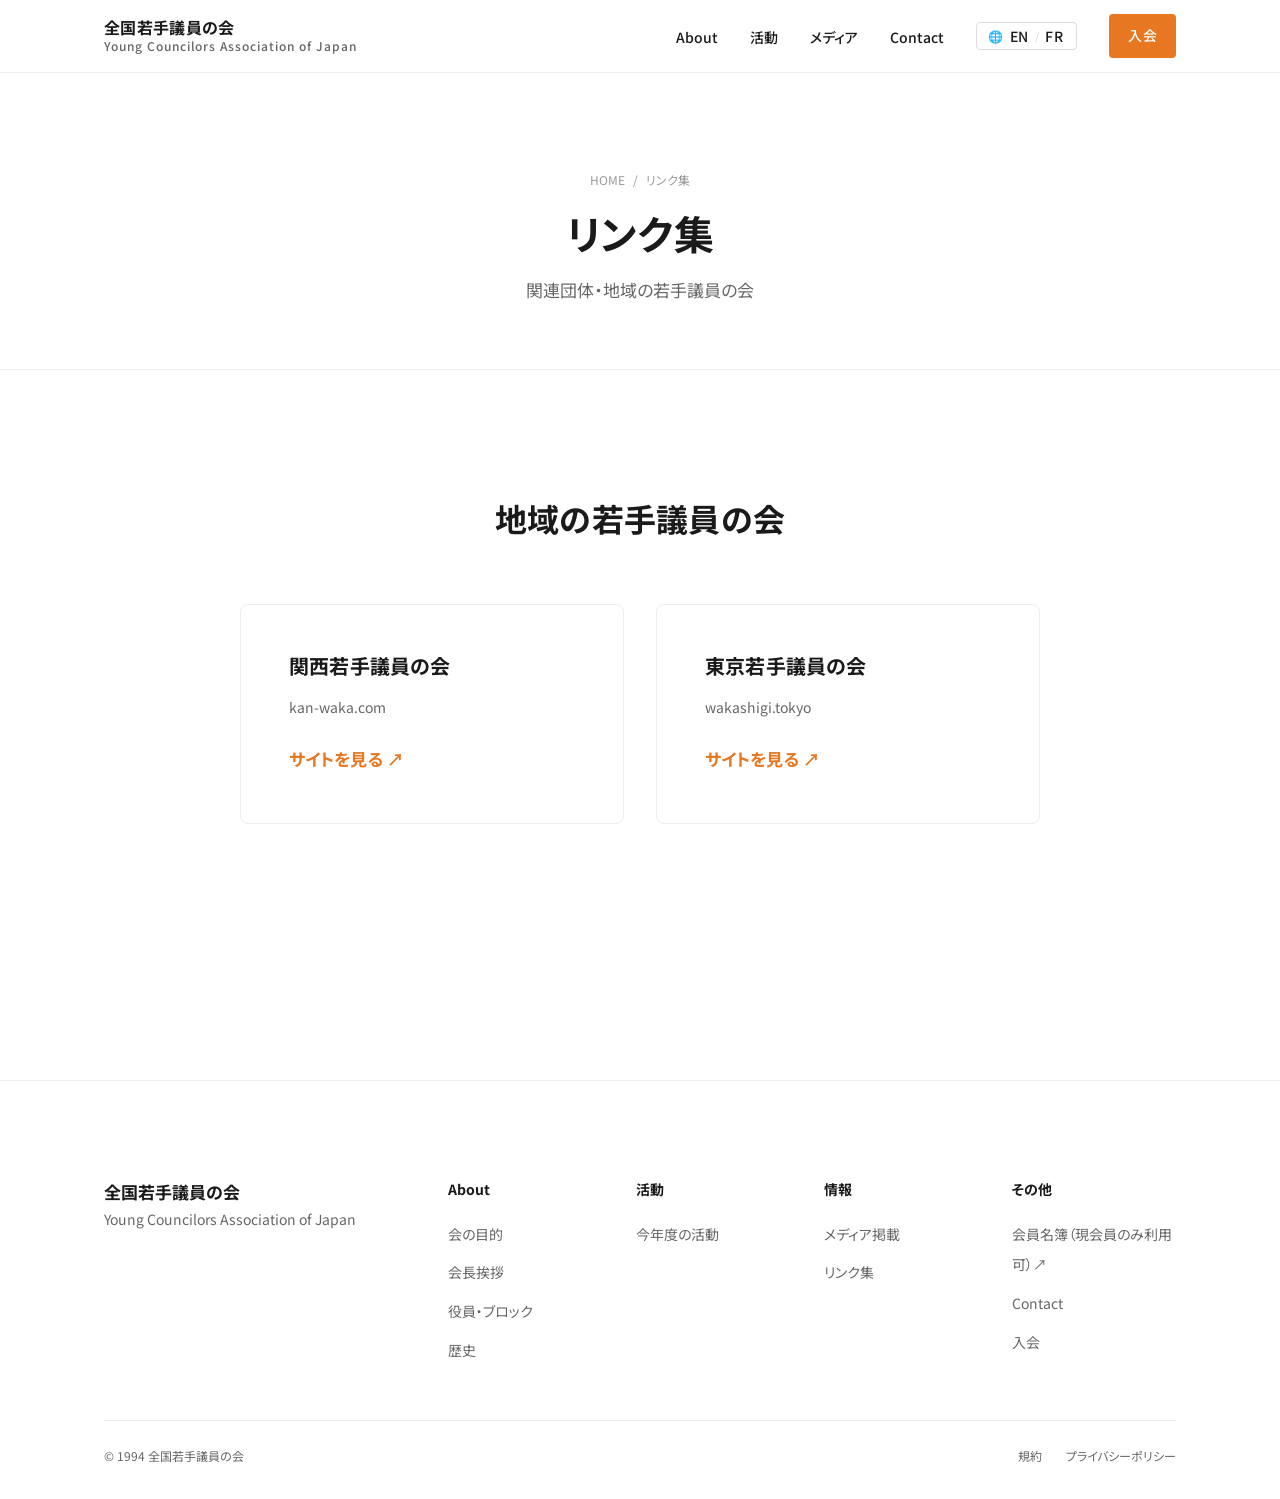
<file: links/index.html>
<!DOCTYPE html>
<html lang="ja">
<head>
<meta charset="UTF-8" />
<meta name="viewport" content="width=device-width, initial-scale=1" />
<title>リンク集 — 全国若手議員の会</title>
<meta name="description" content="全国若手議員の会に関連する地域の若手議員の会のリンク集。" />
<link rel="preconnect" href="https://fonts.googleapis.com" />
<link rel="preconnect" href="https://fonts.gstatic.com" crossorigin />
<link href="https://fonts.googleapis.com/css2?family=Noto+Sans+JP:wght@400;500;700&display=swap" rel="stylesheet" />
<link rel="stylesheet" href="/assets/css/style.css" />
</head>
<body>

<header class="site-header">
  <div class="container header-inner">
    <a href="/" class="site-logo"><span class="site-logo-jp">全国若手議員の会</span><span class="site-logo-en">Young Councilors Association of Japan</span></a>
    <nav class="site-nav" aria-label="グローバルナビゲーション">
      <button class="nav-toggle" aria-expanded="false" aria-controls="primary-nav" aria-label="メニューを開く"><span class="nav-toggle-icon"></span></button>
      <ul id="primary-nav" class="nav-list">
        <li><a href="/about/">About</a></li><li><a href="/activities/">活動</a></li><li><a href="/media/">メディア</a></li><li><a href="/contact/">Contact</a></li><li class="nav-translate-group"><span aria-hidden="true">🌐</span><a class="nav-translate-lang" id="translate-en" target="_blank" rel="noopener" href="https://translate.google.com/translate?sl=ja&amp;tl=en" aria-label="Translate to English">EN</a><span aria-hidden="true" class="nav-translate-sep">/</span><a class="nav-translate-lang" id="translate-fr" target="_blank" rel="noopener" href="https://translate.google.com/translate?sl=ja&amp;tl=fr" aria-label="Traduire en français">FR</a></li><li><a href="/join/" class="btn btn-primary btn-small">入会</a></li>
      </ul>
    </nav>
  </div>
</header>

<main>

<section class="page-header">
  <div class="container">
    <p class="breadcrumb"><a href="/">HOME</a><span>/</span>リンク集</p>
    <h1>リンク集</h1>
    <p class="lede">関連団体・地域の若手議員の会</p>
  </div>
</section>

<section class="section">
  <div class="container">
    <div class="section-title"><h2>地域の若手議員の会</h2></div>
    <div class="grid-2" style="max-width:800px;margin:0 auto;">
      <a href="https://kan-waka.com/" class="choice-card" target="_blank" rel="noopener">
        <h3>関西若手議員の会</h3>
        <p>kan-waka.com</p>
        <span class="arrow">サイトを見る ↗</span>
      </a>
      <a href="https://www.wakashigi.tokyo/" class="choice-card" target="_blank" rel="noopener">
        <h3>東京若手議員の会</h3>
        <p>wakashigi.tokyo</p>
        <span class="arrow">サイトを見る ↗</span>
      </a>
    </div>
  </div>
</section>

</main>

<footer class="site-footer">
  <div class="container">
    <div class="footer-top">
      <div class="footer-brand">
        <p class="footer-name">全国若手議員の会</p>
        <p class="footer-name-en">Young Councilors Association of Japan</p>
      </div>
      <nav class="footer-nav" aria-label="フッターナビゲーション">
        <div class="footer-col"><p class="footer-heading">About</p><ul><li><a href="/about/">会の目的</a></li><li><a href="/about/#message">会長挨拶</a></li><li><a href="/members/">役員・ブロック</a></li><li><a href="/history/">歴史</a></li></ul></div>
        <div class="footer-col"><p class="footer-heading">活動</p><ul><li><a href="/activities/">今年度の活動</a></li></ul></div>
        <div class="footer-col"><p class="footer-heading">情報</p><ul><li><a href="/media/">メディア掲載</a></li><li><a href="/links/">リンク集</a></li></ul></div>
        <div class="footer-col"><p class="footer-heading">その他</p><ul><li><a href="https://meibo.netlify.app/" target="_blank" rel="noopener">会員名簿（現会員のみ利用可）↗</a></li><li><a href="/contact/">Contact</a></li><li><a href="/join/">入会</a></li></ul></div>
      </nav>
    </div>
    <div class="footer-bottom">
      <p>&copy; 1994 全国若手議員の会</p>
      <ul class="footer-legal"><li><a href="#">規約</a></li><li><a href="/privacy/">プライバシーポリシー</a></li></ul>
    </div>
  </div>
</footer>

<script src="/assets/js/main.js" defer></script>
</body>
</html>
</file>
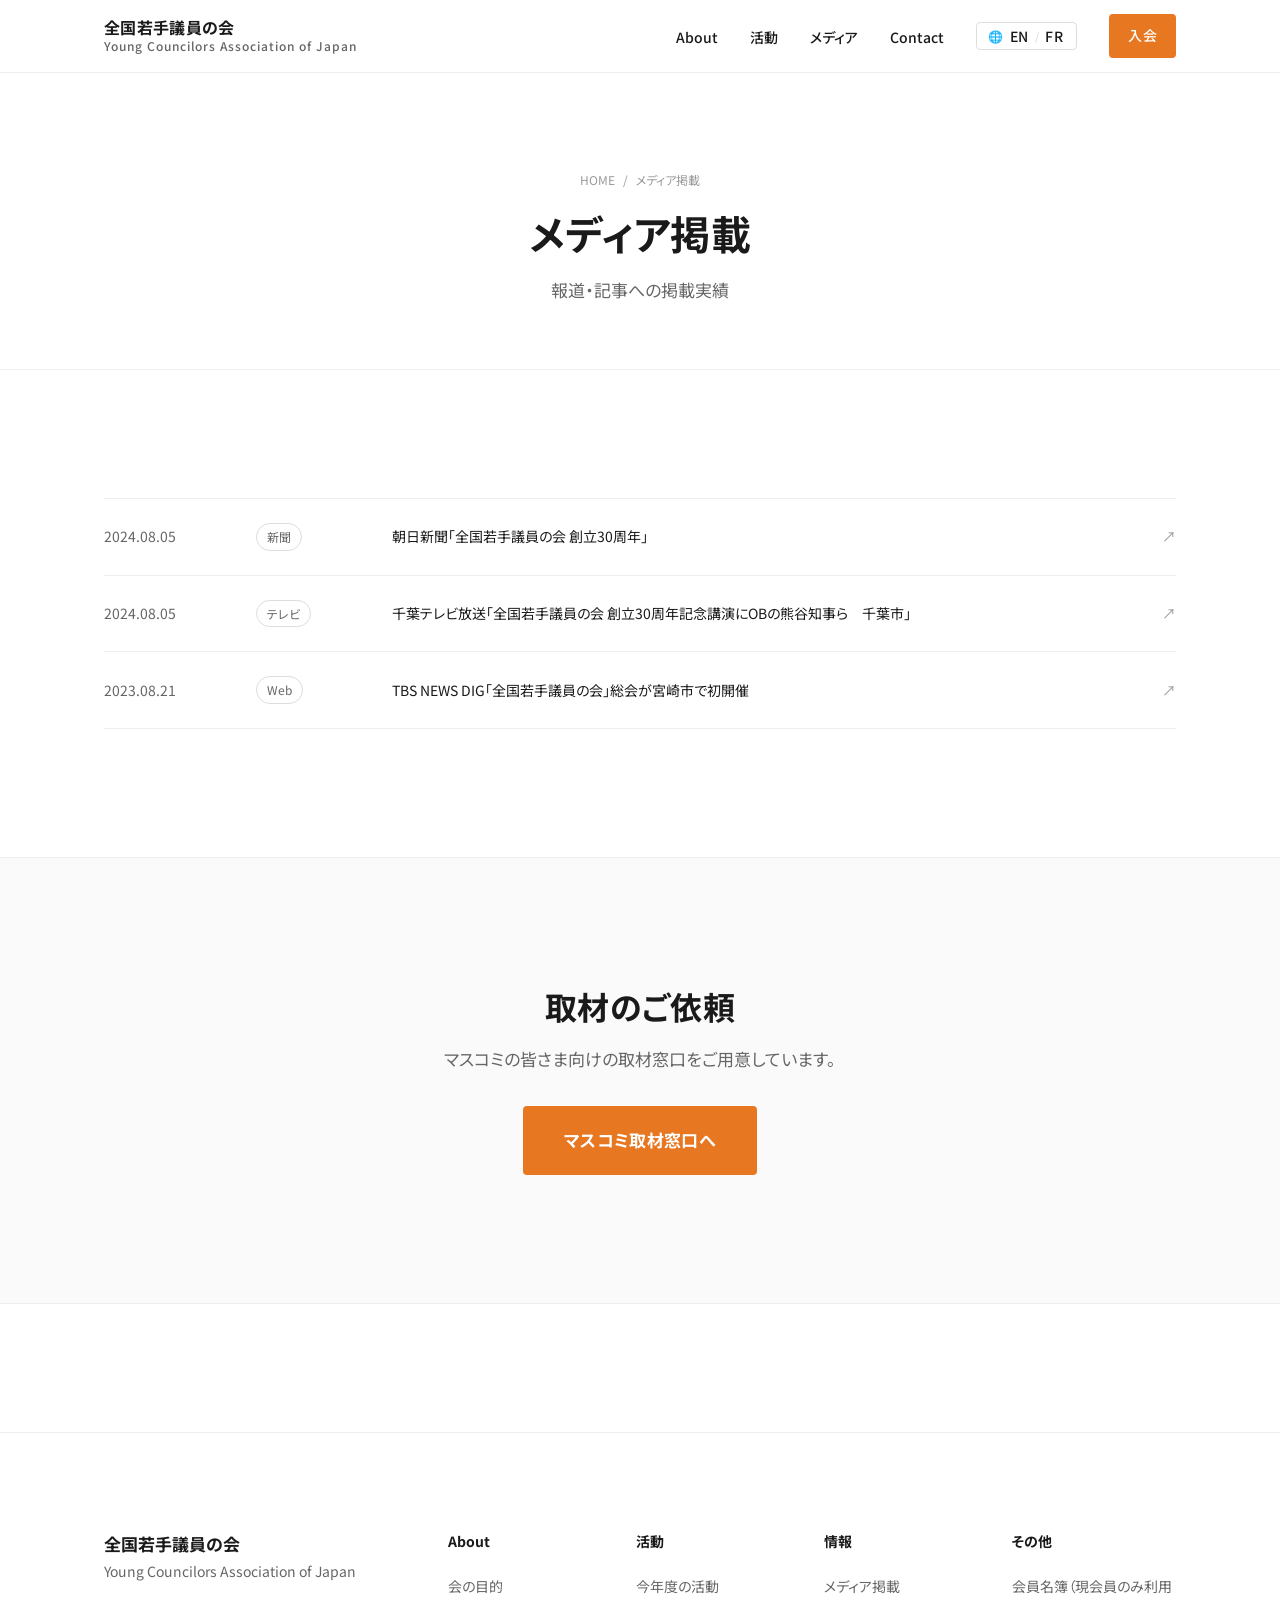
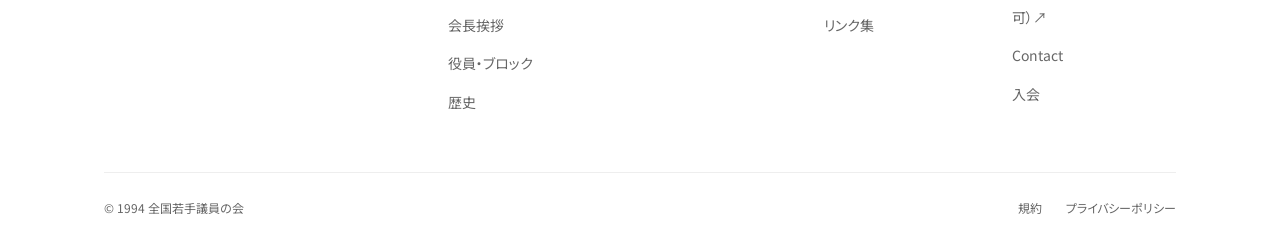
<file: media/index.html>
<!DOCTYPE html>
<html lang="ja">
<head>
<meta charset="UTF-8" />
<meta name="viewport" content="width=device-width, initial-scale=1" />
<title>メディア掲載 — 全国若手議員の会</title>
<meta name="description" content="全国若手議員の会のメディア掲載実績。" />
<link rel="preconnect" href="https://fonts.googleapis.com" />
<link rel="preconnect" href="https://fonts.gstatic.com" crossorigin />
<link href="https://fonts.googleapis.com/css2?family=Noto+Sans+JP:wght@400;500;700&display=swap" rel="stylesheet" />
<link rel="stylesheet" href="/assets/css/style.css" />
</head>
<body>

<header class="site-header">
  <div class="container header-inner">
    <a href="/" class="site-logo"><span class="site-logo-jp">全国若手議員の会</span><span class="site-logo-en">Young Councilors Association of Japan</span></a>
    <nav class="site-nav" aria-label="グローバルナビゲーション">
      <button class="nav-toggle" aria-expanded="false" aria-controls="primary-nav" aria-label="メニューを開く"><span class="nav-toggle-icon"></span></button>
      <ul id="primary-nav" class="nav-list">
        <li><a href="/about/">About</a></li><li><a href="/activities/">活動</a></li><li><a href="/media/">メディア</a></li><li><a href="/contact/">Contact</a></li><li class="nav-translate-group"><span aria-hidden="true">🌐</span><a class="nav-translate-lang" id="translate-en" target="_blank" rel="noopener" href="https://translate.google.com/translate?sl=ja&amp;tl=en" aria-label="Translate to English">EN</a><span aria-hidden="true" class="nav-translate-sep">/</span><a class="nav-translate-lang" id="translate-fr" target="_blank" rel="noopener" href="https://translate.google.com/translate?sl=ja&amp;tl=fr" aria-label="Traduire en français">FR</a></li><li><a href="/join/" class="btn btn-primary btn-small">入会</a></li>
      </ul>
    </nav>
  </div>
</header>

<main>

<section class="page-header">
  <div class="container">
    <p class="breadcrumb"><a href="/">HOME</a><span>/</span>メディア掲載</p>
    <h1>メディア掲載</h1>
    <p class="lede">報道・記事への掲載実績</p>
  </div>
</section>

<section class="section">
  <div class="container">
    <ul class="news-list">
      <li><a href="https://www.asahi.com/articles/ASS854J31S85UDCB001M.html" target="_blank" rel="noopener">
        <span class="news-date">2024.08.05</span>
        <span class="news-cat">新聞</span>
        <span class="news-title">朝日新聞「全国若手議員の会 創立30周年」</span>
        <span class="news-arrow">↗</span>
      </a></li>
      <li><a href="https://www.youtube.com/watch?v=CPR6jbbnG5k" target="_blank" rel="noopener">
        <span class="news-date">2024.08.05</span>
        <span class="news-cat">テレビ</span>
        <span class="news-title">千葉テレビ放送「全国若手議員の会 創立30周年記念講演にOBの熊谷知事ら　千葉市」</span>
        <span class="news-arrow">↗</span>
      </a></li>
      <li><a href="https://newsdig.tbs.co.jp/articles/-/674190" target="_blank" rel="noopener">
        <span class="news-date">2023.08.21</span>
        <span class="news-cat">Web</span>
        <span class="news-title">TBS NEWS DIG「全国若手議員の会」総会が宮崎市で初開催</span>
        <span class="news-arrow">↗</span>
      </a></li>
    </ul>
  </div>
</section>

<section class="cta-band">
  <div class="container">
    <h2>取材のご依頼</h2>
    <p>マスコミの皆さま向けの取材窓口をご用意しています。</p>
    <a href="/contact/" class="btn btn-primary btn-large">マスコミ取材窓口へ</a>
  </div>
</section>

</main>

<footer class="site-footer">
  <div class="container">
    <div class="footer-top">
      <div class="footer-brand"><p class="footer-name">全国若手議員の会</p><p class="footer-name-en">Young Councilors Association of Japan</p></div>
      <nav class="footer-nav" aria-label="フッターナビゲーション">
        <div class="footer-col"><p class="footer-heading">About</p><ul><li><a href="/about/">会の目的</a></li><li><a href="/about/#message">会長挨拶</a></li><li><a href="/members/">役員・ブロック</a></li><li><a href="/history/">歴史</a></li></ul></div>
        <div class="footer-col"><p class="footer-heading">活動</p><ul><li><a href="/activities/">今年度の活動</a></li></ul></div>
        <div class="footer-col"><p class="footer-heading">情報</p><ul><li><a href="/media/">メディア掲載</a></li><li><a href="/links/">リンク集</a></li></ul></div>
        <div class="footer-col"><p class="footer-heading">その他</p><ul><li><a href="https://meibo.netlify.app/" target="_blank" rel="noopener">会員名簿（現会員のみ利用可）↗</a></li><li><a href="/contact/">Contact</a></li><li><a href="/join/">入会</a></li></ul></div>
      </nav>
    </div>
    <div class="footer-bottom"><p>&copy; 1994 全国若手議員の会</p><ul class="footer-legal"><li><a href="#">規約</a></li><li><a href="/privacy/">プライバシーポリシー</a></li></ul></div>
  </div>
</footer>

<script src="/assets/js/main.js" defer></script>
</body>
</html>
</file>
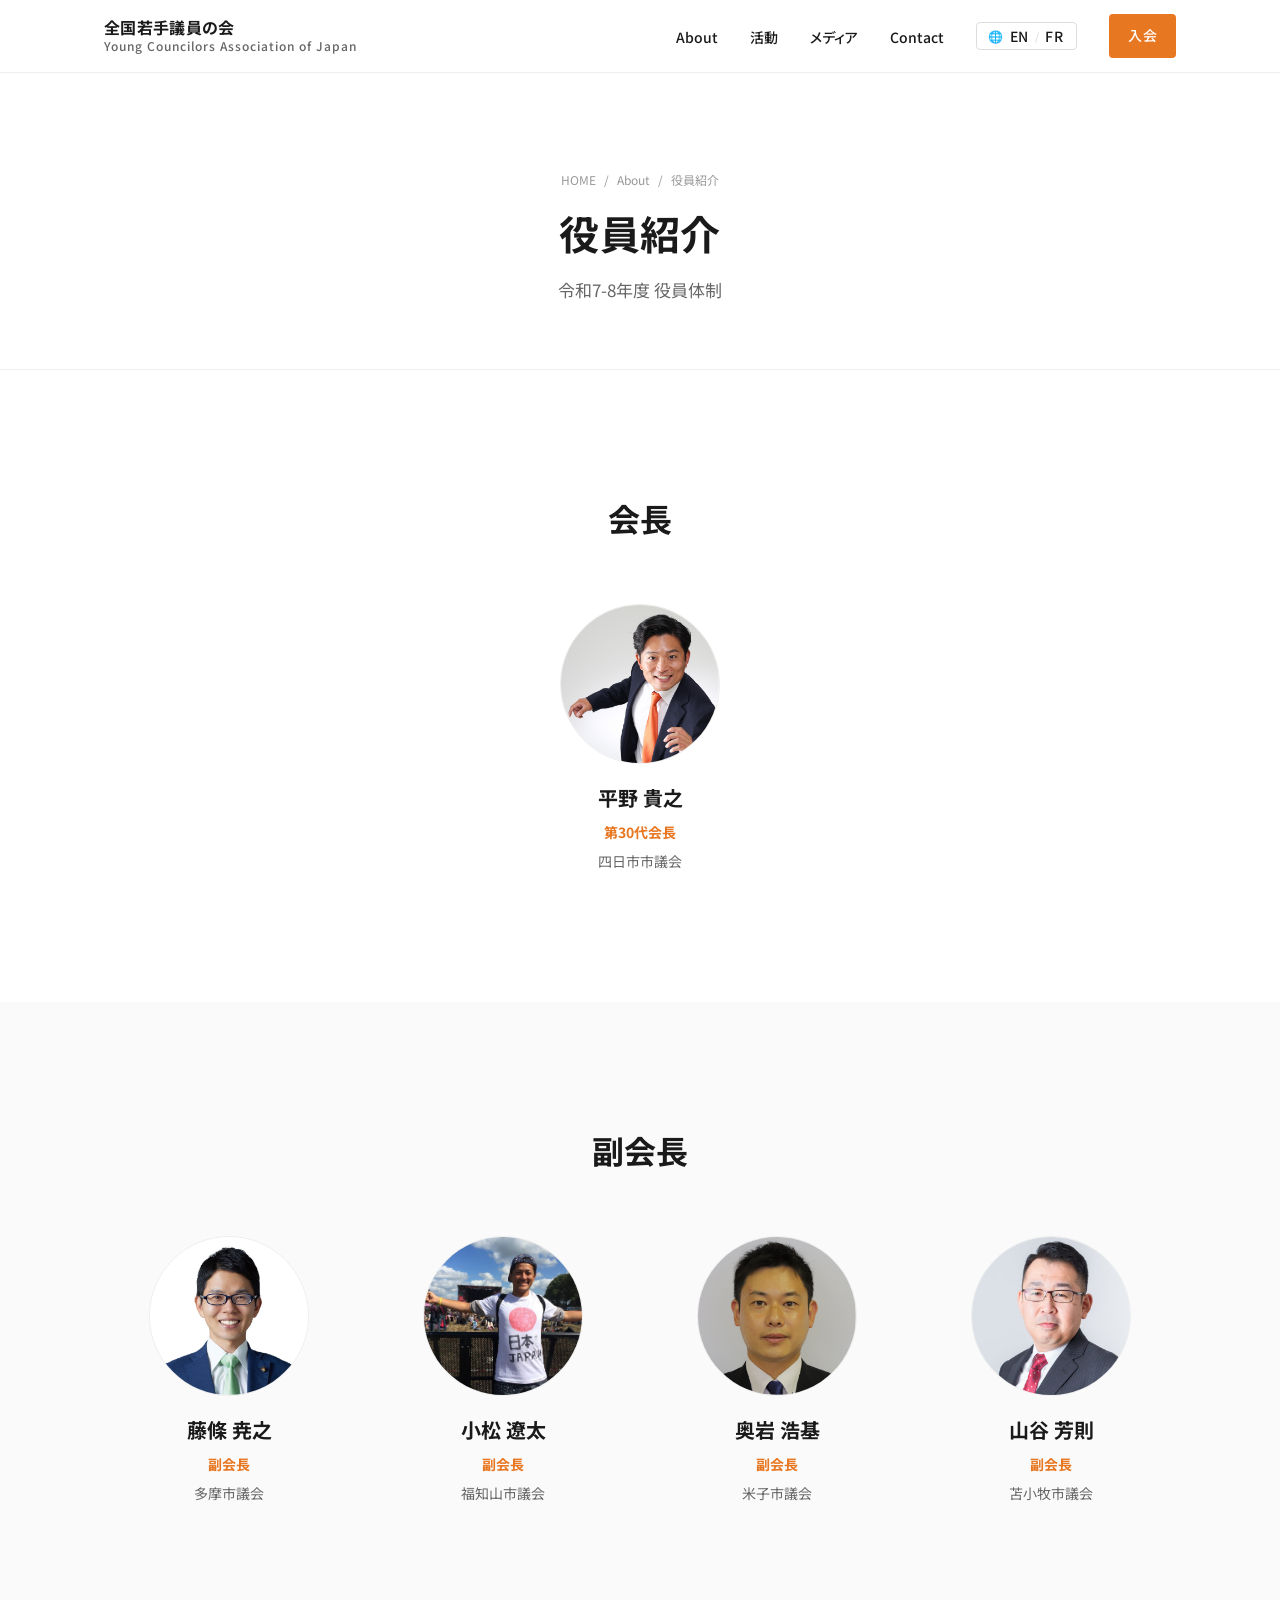
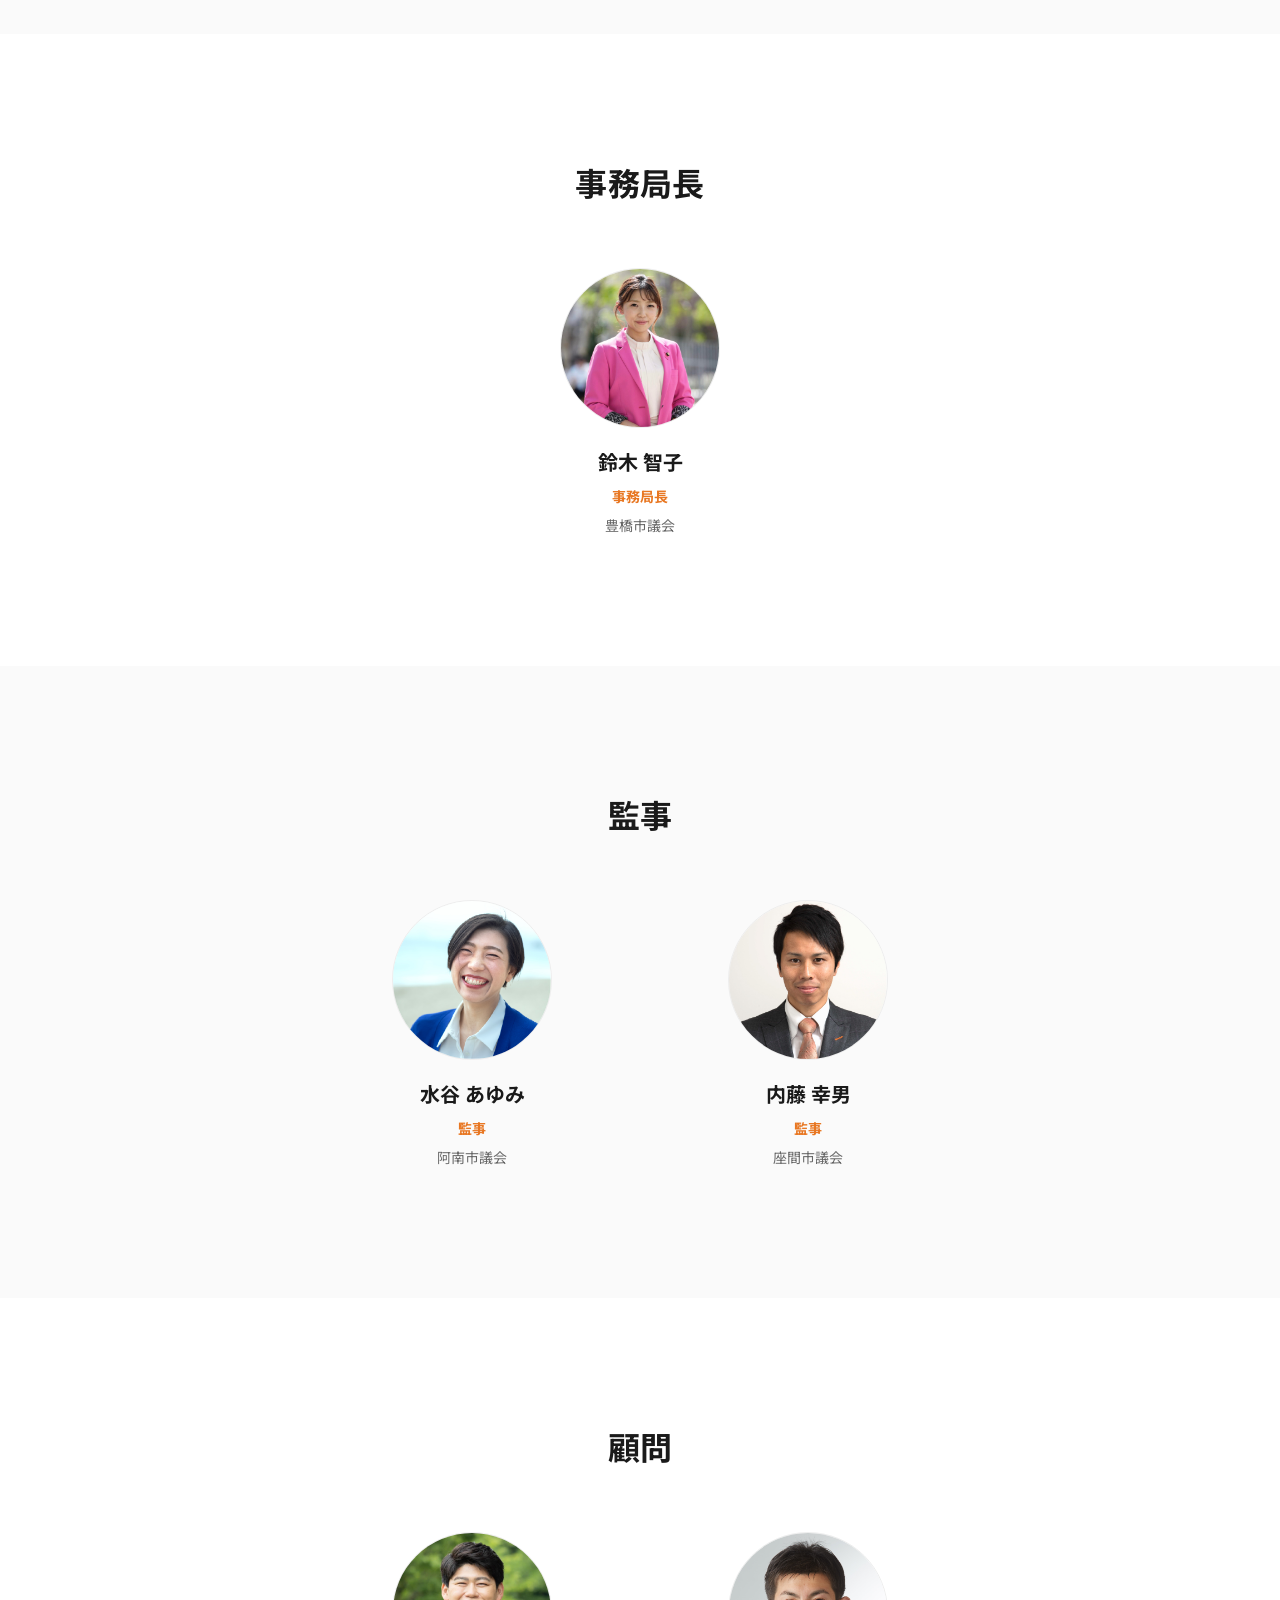
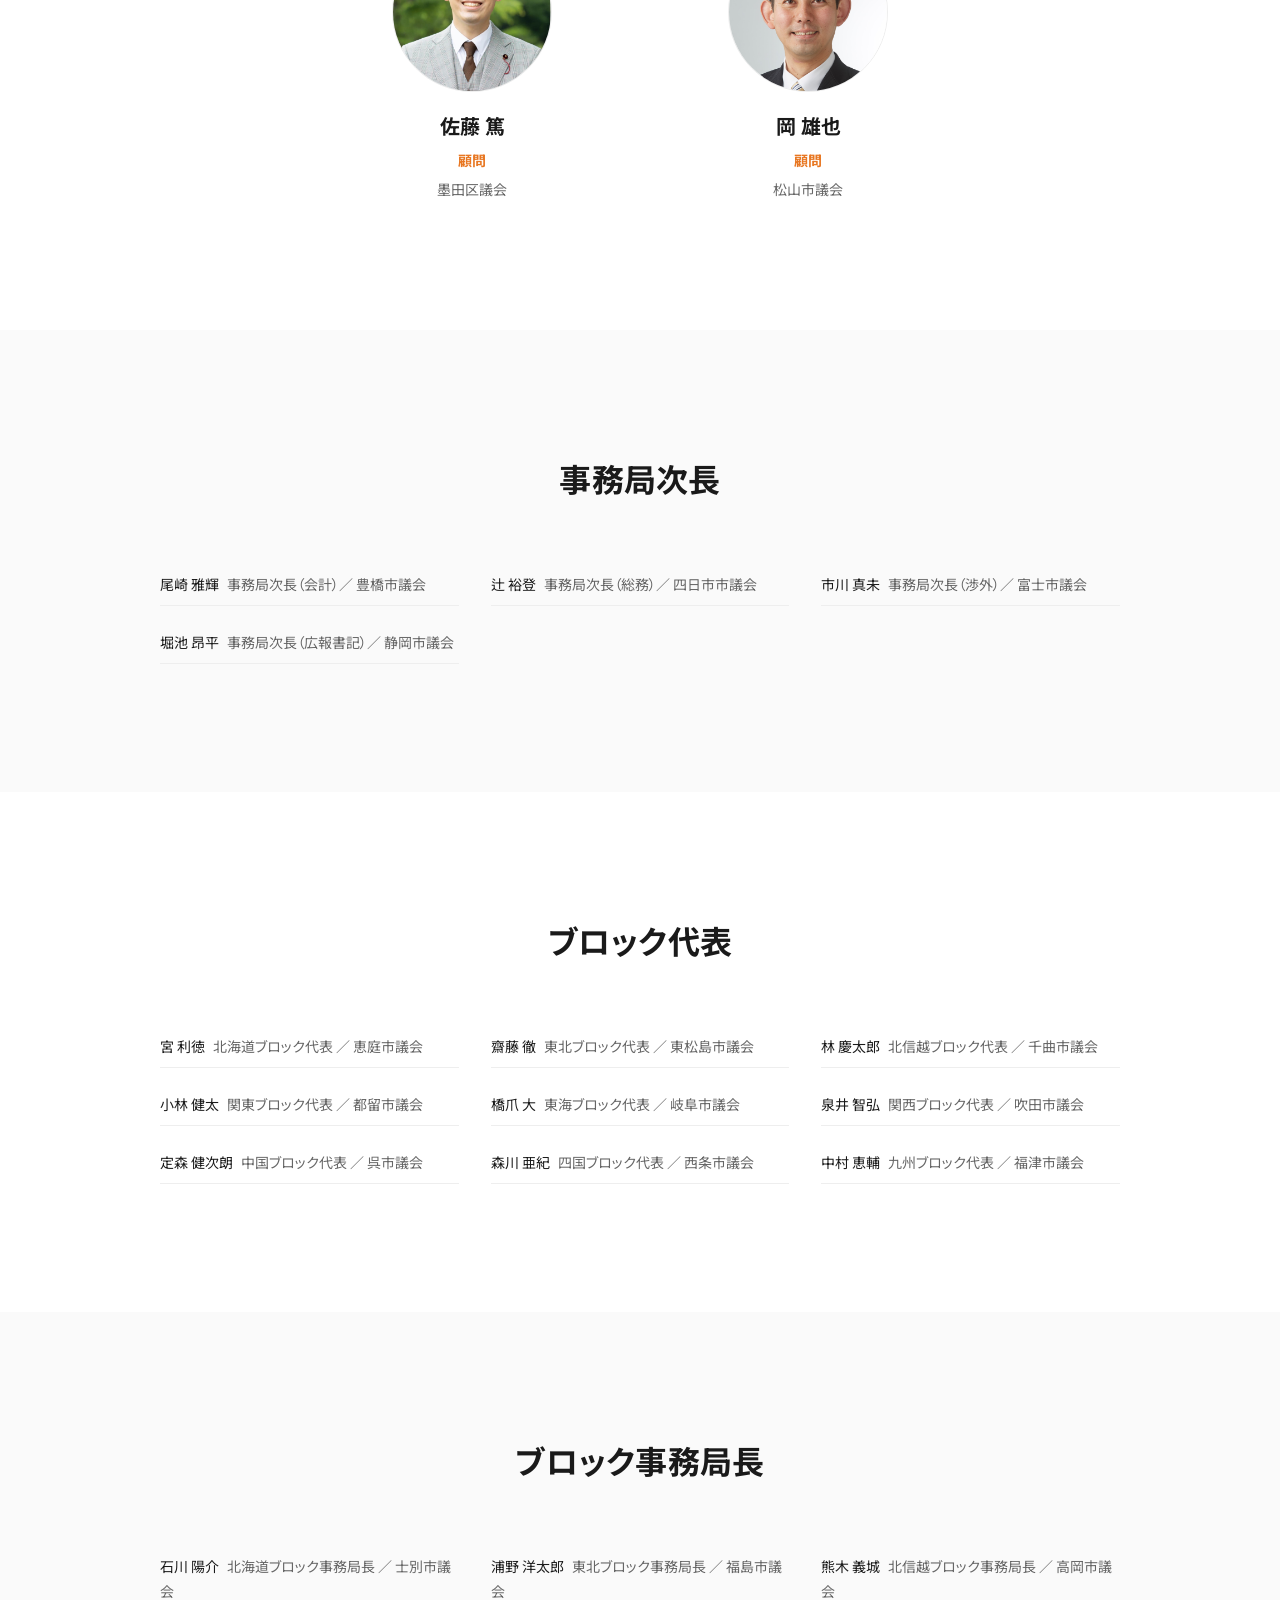
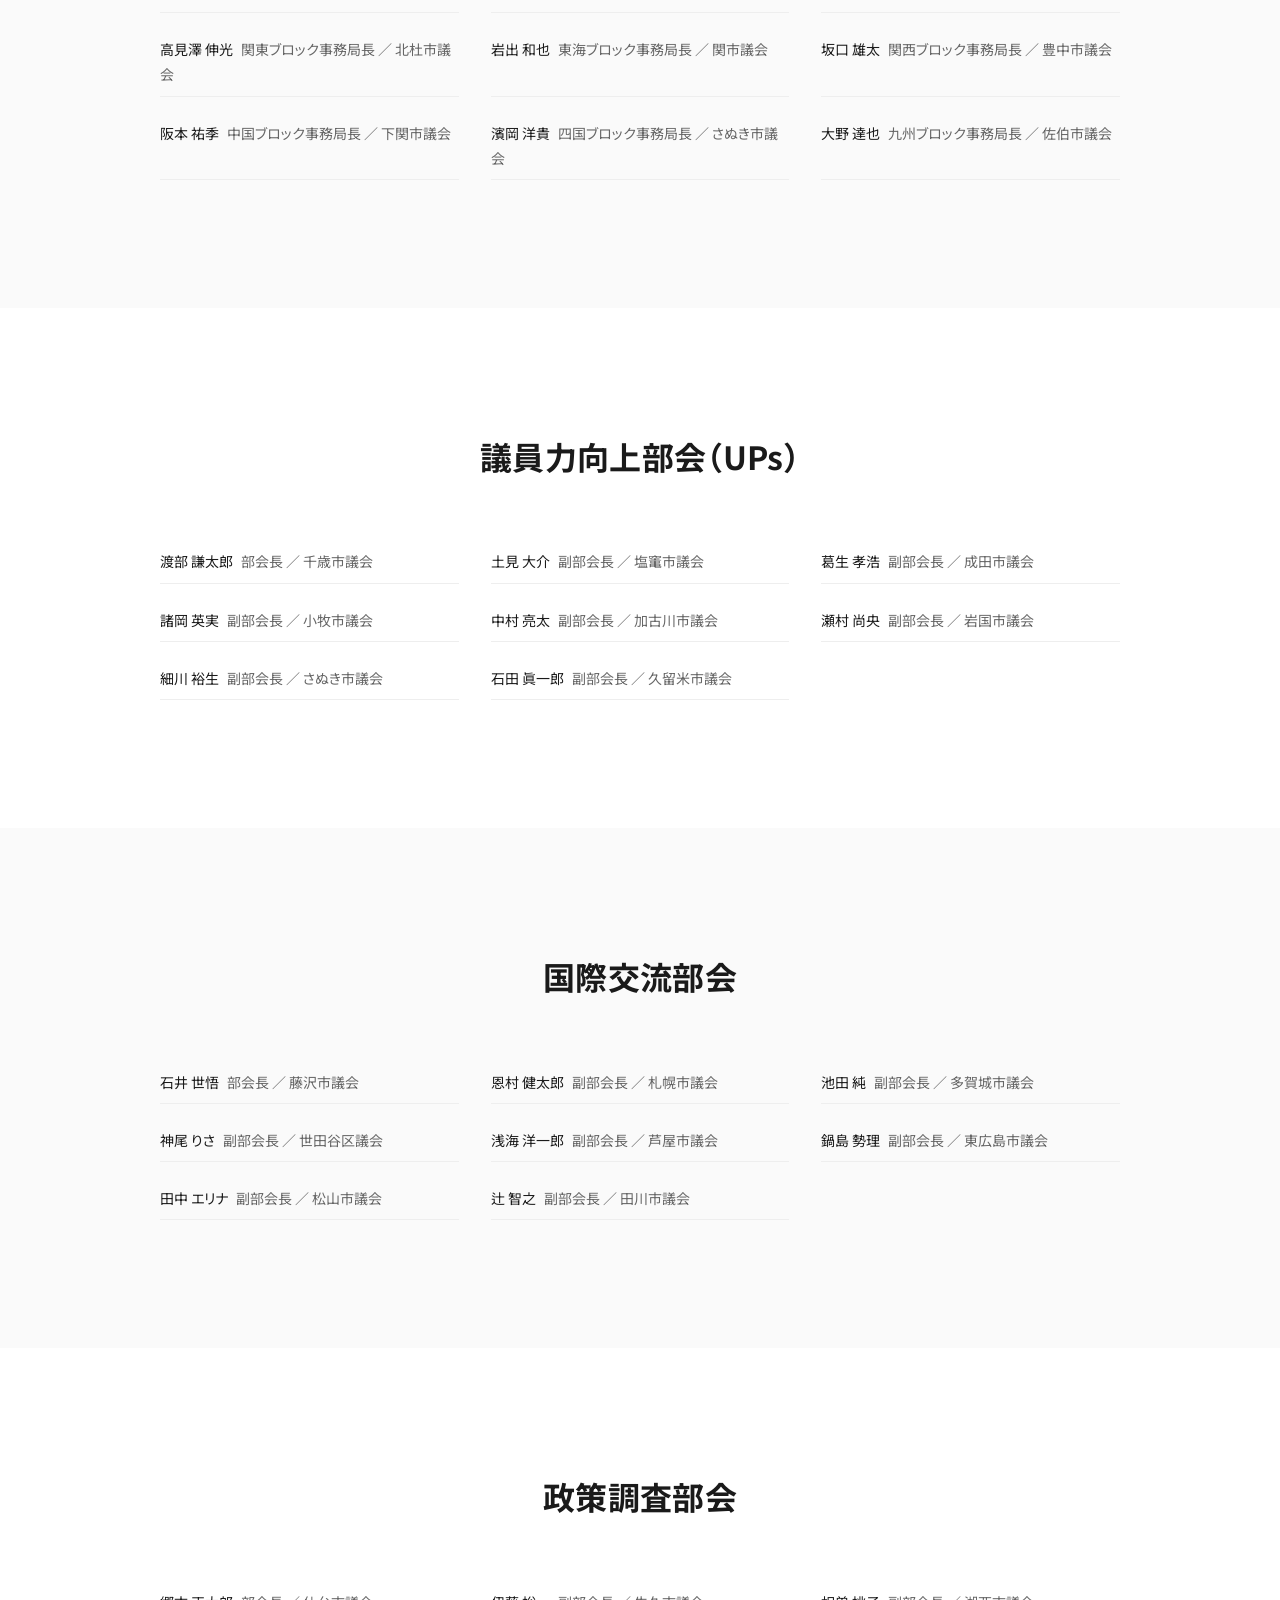
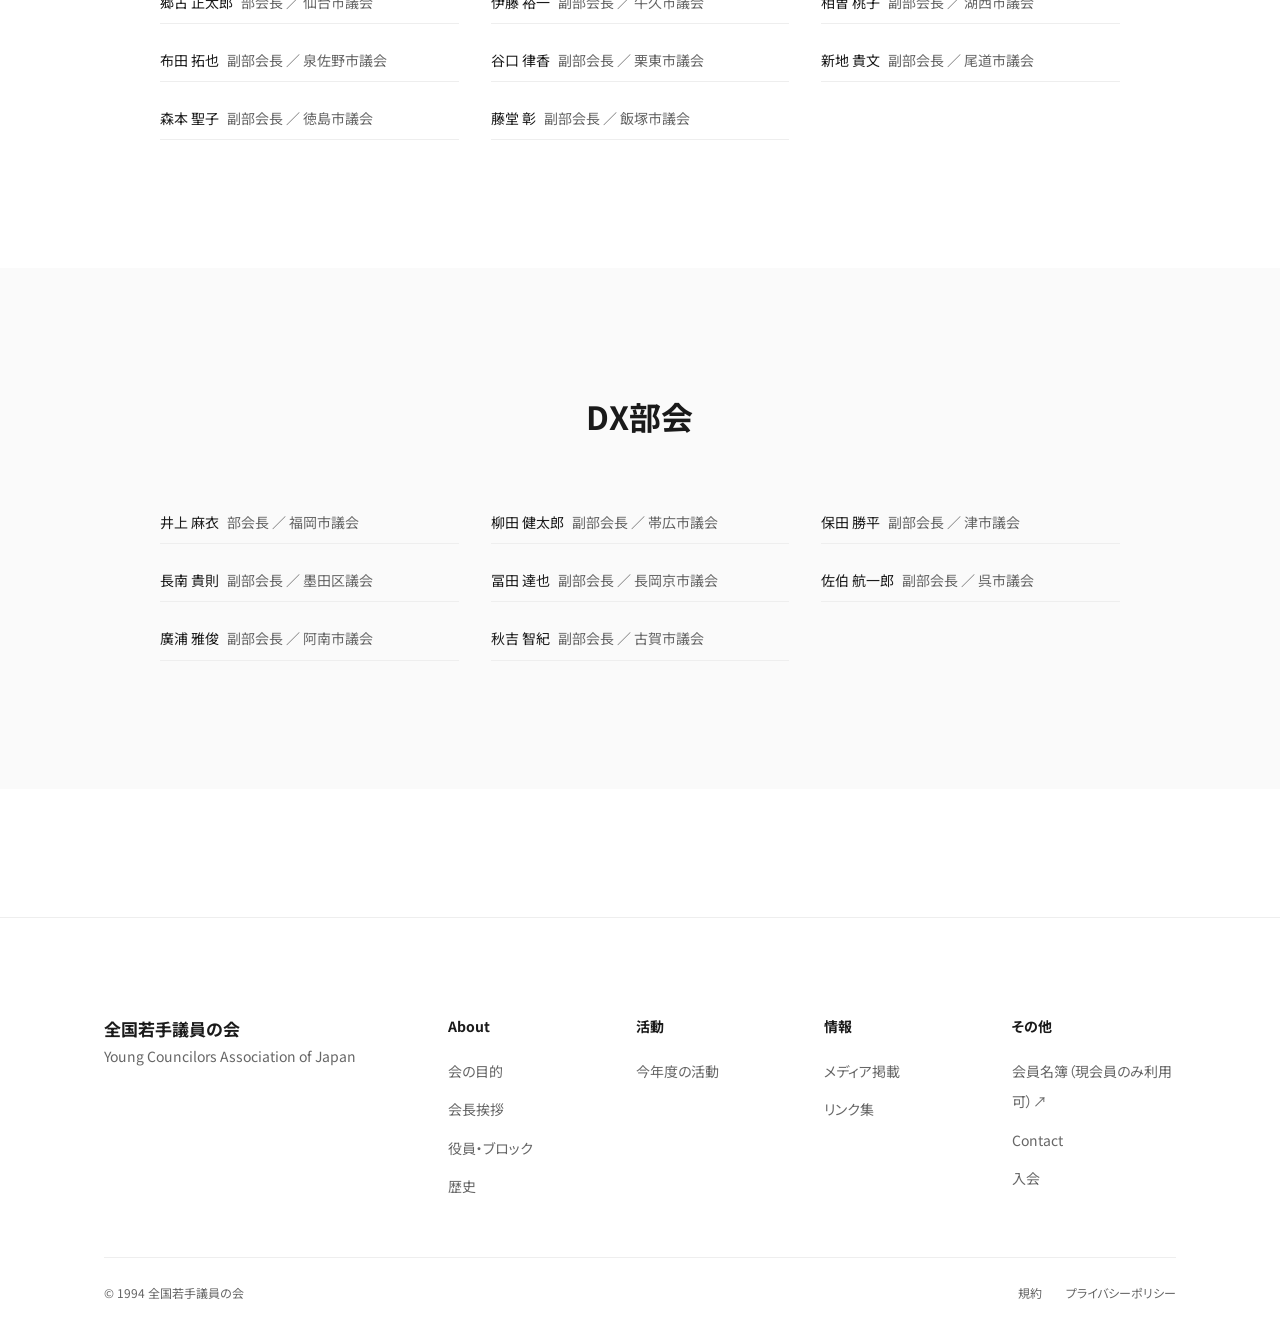
<file: members/index.html>
<!DOCTYPE html>
<html lang="ja">
<head>
<meta charset="UTF-8" />
<meta name="viewport" content="width=device-width, initial-scale=1" />
<title>役員紹介 — 全国若手議員の会</title>
<meta name="description" content="全国若手議員の会の役員（会長・副会長・事務局長・監事・顧問・事務局次長・ブロック代表・部会長）をご紹介します。" />
<link rel="preconnect" href="https://fonts.googleapis.com" />
<link rel="preconnect" href="https://fonts.gstatic.com" crossorigin />
<link href="https://fonts.googleapis.com/css2?family=Noto+Sans+JP:wght@400;500;700&display=swap" rel="stylesheet" />
<link rel="stylesheet" href="/assets/css/style.css" />
</head>
<body>

<header class="site-header">
  <div class="container header-inner">
    <a href="/" class="site-logo"><span class="site-logo-jp">全国若手議員の会</span><span class="site-logo-en">Young Councilors Association of Japan</span></a>
    <nav class="site-nav" aria-label="グローバルナビゲーション">
      <button class="nav-toggle" aria-expanded="false" aria-controls="primary-nav" aria-label="メニューを開く"><span class="nav-toggle-icon"></span></button>
      <ul id="primary-nav" class="nav-list">
        <li><a href="/about/">About</a></li>
        <li><a href="/activities/">活動</a></li>
        <li><a href="/media/">メディア</a></li>
        <li><a href="/contact/">Contact</a></li>
        <li class="nav-translate-group"><span aria-hidden="true">🌐</span><a class="nav-translate-lang" id="translate-en" target="_blank" rel="noopener" href="https://translate.google.com/translate?sl=ja&amp;tl=en" aria-label="Translate to English">EN</a><span aria-hidden="true" class="nav-translate-sep">/</span><a class="nav-translate-lang" id="translate-fr" target="_blank" rel="noopener" href="https://translate.google.com/translate?sl=ja&amp;tl=fr" aria-label="Traduire en français">FR</a></li>
        <li><a href="/join/" class="btn btn-primary btn-small">入会</a></li>
      </ul>
    </nav>
  </div>
</header>

<main>

<section class="page-header">
  <div class="container">
    <p class="breadcrumb"><a href="/">HOME</a><span>/</span><a href="/about/">About</a><span>/</span>役員紹介</p>
    <h1>役員紹介</h1>
    <p class="lede">令和7-8年度 役員体制</p>
  </div>
</section>

<section class="section">
  <div class="container">
    <div class="section-title"><h2>会長</h2></div>
    <div style="max-width:320px;margin:0 auto;">
      <div class="person-card">
        <img src="/assets/img/members/chairman.jpg" alt="会長 平野 貴之" class="person-photo" />
        <p class="person-name">平野 貴之</p>
        <p class="person-role">第30代会長</p>
        <p class="person-office">四日市市議会</p>
      </div>
    </div>
  </div>
</section>

<section class="section section-alt">
  <div class="container">
    <div class="section-title"><h2>副会長</h2></div>
    <div class="grid-4">
      <div class="person-card">
        <img src="/assets/img/members/vice-chairman-1.jpg" alt="副会長 藤條 尭之" class="person-photo" />
        <p class="person-name">藤條 尭之</p>
        <p class="person-role">副会長</p>
        <p class="person-office">多摩市議会</p>
      </div>
      <div class="person-card">
        <img src="/assets/img/members/vice-chairman-2.jpg" alt="副会長 小松 遼太" class="person-photo" />
        <p class="person-name">小松 遼太</p>
        <p class="person-role">副会長</p>
        <p class="person-office">福知山市議会</p>
      </div>
      <div class="person-card">
        <img src="/assets/img/members/vice-chairman-3.jpg" alt="副会長 奥岩 浩基" class="person-photo" />
        <p class="person-name">奥岩 浩基</p>
        <p class="person-role">副会長</p>
        <p class="person-office">米子市議会</p>
      </div>
      <div class="person-card">
        <img src="/assets/img/members/vice-chairman-4.jpg" alt="副会長 山谷 芳則" class="person-photo" />
        <p class="person-name">山谷 芳則</p>
        <p class="person-role">副会長</p>
        <p class="person-office">苫小牧市議会</p>
      </div>
    </div>
  </div>
</section>

<section class="section">
  <div class="container">
    <div class="section-title"><h2>事務局長</h2></div>
    <div style="max-width:320px;margin:0 auto;">
      <div class="person-card">
        <img src="/assets/img/members/secretary-general.jpg" alt="事務局長 鈴木 智子" class="person-photo" />
        <p class="person-name">鈴木 智子</p>
        <p class="person-role">事務局長</p>
        <p class="person-office">豊橋市議会</p>
      </div>
    </div>
  </div>
</section>

<section class="section section-alt">
  <div class="container">
    <div class="section-title"><h2>監事</h2></div>
    <div class="grid-2" style="max-width:640px;margin:0 auto;">
      <div class="person-card">
        <img src="/assets/img/members/auditor-1.jpg" alt="監事 水谷 あゆみ" class="person-photo" />
        <p class="person-name">水谷 あゆみ</p>
        <p class="person-role">監事</p>
        <p class="person-office">阿南市議会</p>
      </div>
      <div class="person-card">
        <img src="/assets/img/members/auditor-2.jpg" alt="監事 内藤 幸男" class="person-photo" />
        <p class="person-name">内藤 幸男</p>
        <p class="person-role">監事</p>
        <p class="person-office">座間市議会</p>
      </div>
    </div>
  </div>
</section>

<section class="section">
  <div class="container">
    <div class="section-title"><h2>顧問</h2></div>
    <div class="grid-2" style="max-width:640px;margin:0 auto;">
      <div class="person-card">
        <img src="/assets/img/members/advisor-1.jpg" alt="顧問 佐藤 篤" class="person-photo" />
        <p class="person-name">佐藤 篤</p>
        <p class="person-role">顧問</p>
        <p class="person-office">墨田区議会</p>
      </div>
      <div class="person-card">
        <img src="/assets/img/members/advisor-2.jpg" alt="顧問 岡 雄也" class="person-photo" />
        <p class="person-name">岡 雄也</p>
        <p class="person-role">顧問</p>
        <p class="person-office">松山市議会</p>
      </div>
    </div>
  </div>
</section>

<section class="section section-alt">
  <div class="container">
    <div class="section-title"><h2>事務局次長</h2></div>
    <ul class="member-list" style="max-width:960px;margin:0 auto;">
      <li>尾崎 雅輝<span class="office">事務局次長（会計）／ 豊橋市議会</span></li>
      <li>辻 裕登<span class="office">事務局次長（総務）／ 四日市市議会</span></li>
      <li>市川 真未<span class="office">事務局次長（渉外）／ 富士市議会</span></li>
      <li>堀池 昂平<span class="office">事務局次長（広報書記）／ 静岡市議会</span></li>
    </ul>
  </div>
</section>

<section class="section">
  <div class="container">
    <div class="section-title"><h2>ブロック代表</h2></div>
    <ul class="member-list" style="max-width:960px;margin:0 auto;">
      <li>宮 利徳<span class="office">北海道ブロック代表 ／ 恵庭市議会</span></li>
      <li>齋藤 徹<span class="office">東北ブロック代表 ／ 東松島市議会</span></li>
      <li>林 慶太郎<span class="office">北信越ブロック代表 ／ 千曲市議会</span></li>
      <li>小林 健太<span class="office">関東ブロック代表 ／ 都留市議会</span></li>
      <li>橋爪 大<span class="office">東海ブロック代表 ／ 岐阜市議会</span></li>
      <li>泉井 智弘<span class="office">関西ブロック代表 ／ 吹田市議会</span></li>
      <li>定森 健次朗<span class="office">中国ブロック代表 ／ 呉市議会</span></li>
      <li>森川 亜紀<span class="office">四国ブロック代表 ／ 西条市議会</span></li>
      <li>中村 恵輔<span class="office">九州ブロック代表 ／ 福津市議会</span></li>
    </ul>
  </div>
</section>

<section class="section section-alt">
  <div class="container">
    <div class="section-title"><h2>ブロック事務局長</h2></div>
    <ul class="member-list" style="max-width:960px;margin:0 auto;">
      <li>石川 陽介<span class="office">北海道ブロック事務局長 ／ 士別市議会</span></li>
      <li>浦野 洋太郎<span class="office">東北ブロック事務局長 ／ 福島市議会</span></li>
      <li>熊木 義城<span class="office">北信越ブロック事務局長 ／ 高岡市議会</span></li>
      <li>高見澤 伸光<span class="office">関東ブロック事務局長 ／ 北杜市議会</span></li>
      <li>岩出 和也<span class="office">東海ブロック事務局長 ／ 関市議会</span></li>
      <li>坂口 雄太<span class="office">関西ブロック事務局長 ／ 豊中市議会</span></li>
      <li>阪本 祐季<span class="office">中国ブロック事務局長 ／ 下関市議会</span></li>
      <li>濱岡 洋貴<span class="office">四国ブロック事務局長 ／ さぬき市議会</span></li>
      <li>大野 達也<span class="office">九州ブロック事務局長 ／ 佐伯市議会</span></li>
    </ul>
  </div>
</section>

<section class="section">
  <div class="container">
    <div class="section-title"><h2>議員力向上部会（UPs）</h2></div>
    <ul class="member-list" style="max-width:960px;margin:0 auto;">
      <li>渡部 謙太郎<span class="office">部会長 ／ 千歳市議会</span></li>
      <li>土見 大介<span class="office">副部会長 ／ 塩竃市議会</span></li>
      <li>葛生 孝浩<span class="office">副部会長 ／ 成田市議会</span></li>
      <li>諸岡 英実<span class="office">副部会長 ／ 小牧市議会</span></li>
      <li>中村 亮太<span class="office">副部会長 ／ 加古川市議会</span></li>
      <li>瀬村 尚央<span class="office">副部会長 ／ 岩国市議会</span></li>
      <li>細川 裕生<span class="office">副部会長 ／ さぬき市議会</span></li>
      <li>石田 眞一郎<span class="office">副部会長 ／ 久留米市議会</span></li>
    </ul>
  </div>
</section>

<section class="section section-alt">
  <div class="container">
    <div class="section-title"><h2>国際交流部会</h2></div>
    <ul class="member-list" style="max-width:960px;margin:0 auto;">
      <li>石井 世悟<span class="office">部会長 ／ 藤沢市議会</span></li>
      <li>恩村 健太郎<span class="office">副部会長 ／ 札幌市議会</span></li>
      <li>池田 純<span class="office">副部会長 ／ 多賀城市議会</span></li>
      <li>神尾 りさ<span class="office">副部会長 ／ 世田谷区議会</span></li>
      <li>浅海 洋一郎<span class="office">副部会長 ／ 芦屋市議会</span></li>
      <li>鍋島 勢理<span class="office">副部会長 ／ 東広島市議会</span></li>
      <li>田中 エリナ<span class="office">副部会長 ／ 松山市議会</span></li>
      <li>辻 智之<span class="office">副部会長 ／ 田川市議会</span></li>
    </ul>
  </div>
</section>

<section class="section">
  <div class="container">
    <div class="section-title"><h2>政策調査部会</h2></div>
    <ul class="member-list" style="max-width:960px;margin:0 auto;">
      <li>郷古 正太郎<span class="office">部会長 ／ 仙台市議会</span></li>
      <li>伊藤 裕一<span class="office">副部会長 ／ 牛久市議会</span></li>
      <li>相曽 桃子<span class="office">副部会長 ／ 湖西市議会</span></li>
      <li>布田 拓也<span class="office">副部会長 ／ 泉佐野市議会</span></li>
      <li>谷口 律香<span class="office">副部会長 ／ 栗東市議会</span></li>
      <li>新地 貴文<span class="office">副部会長 ／ 尾道市議会</span></li>
      <li>森本 聖子<span class="office">副部会長 ／ 徳島市議会</span></li>
      <li>藤堂 彰<span class="office">副部会長 ／ 飯塚市議会</span></li>
    </ul>
  </div>
</section>

<section class="section section-alt">
  <div class="container">
    <div class="section-title"><h2>DX部会</h2></div>
    <ul class="member-list" style="max-width:960px;margin:0 auto;">
      <li>井上 麻衣<span class="office">部会長 ／ 福岡市議会</span></li>
      <li>柳田 健太郎<span class="office">副部会長 ／ 帯広市議会</span></li>
      <li>保田 勝平<span class="office">副部会長 ／ 津市議会</span></li>
      <li>長南 貴則<span class="office">副部会長 ／ 墨田区議会</span></li>
      <li>冨田 達也<span class="office">副部会長 ／ 長岡京市議会</span></li>
      <li>佐伯 航一郎<span class="office">副部会長 ／ 呉市議会</span></li>
      <li>廣浦 雅俊<span class="office">副部会長 ／ 阿南市議会</span></li>
      <li>秋吉 智紀<span class="office">副部会長 ／ 古賀市議会</span></li>
    </ul>
  </div>
</section>

</main>

<footer class="site-footer">
  <div class="container">
    <div class="footer-top">
      <div class="footer-brand">
        <p class="footer-name">全国若手議員の会</p>
        <p class="footer-name-en">Young Councilors Association of Japan</p>
      </div>
      <nav class="footer-nav" aria-label="フッターナビゲーション">
        <div class="footer-col"><p class="footer-heading">About</p><ul><li><a href="/about/">会の目的</a></li><li><a href="/about/#message">会長挨拶</a></li><li><a href="/members/">役員・ブロック</a></li><li><a href="/history/">歴史</a></li></ul></div>
        <div class="footer-col"><p class="footer-heading">活動</p><ul><li><a href="/activities/">今年度の活動</a></li></ul></div>
        <div class="footer-col"><p class="footer-heading">情報</p><ul><li><a href="/media/">メディア掲載</a></li><li><a href="/links/">リンク集</a></li></ul></div>
        <div class="footer-col"><p class="footer-heading">その他</p><ul><li><a href="https://meibo.netlify.app/" target="_blank" rel="noopener">会員名簿（現会員のみ利用可）↗</a></li><li><a href="/contact/">Contact</a></li><li><a href="/join/">入会</a></li></ul></div>
      </nav>
    </div>
    <div class="footer-bottom">
      <p>&copy; 1994 全国若手議員の会</p>
      <ul class="footer-legal"><li><a href="#">規約</a></li><li><a href="/privacy/">プライバシーポリシー</a></li></ul>
    </div>
  </div>
</footer>

<script src="/assets/js/main.js" defer></script>
</body>
</html>
</file>
<file: assets/css/style.css>
/* =========================================================================
   全国若手議員の会 — スタイル
   ========================================================================= */

/* ---------- リセット ---------- */
*, *::before, *::after { box-sizing: border-box; }
html { -webkit-text-size-adjust: 100%; scroll-behavior: smooth; }
body, h1, h2, h3, h4, h5, h6, p, ul, ol, figure, blockquote, dl, dd { margin: 0; }
ul, ol { padding: 0; list-style: none; }
img, svg, video { display: block; max-width: 100%; height: auto; }
button { font: inherit; cursor: pointer; background: none; border: none; padding: 0; color: inherit; }
a { color: inherit; text-decoration: none; }
input, textarea, select { font: inherit; color: inherit; }

/* ---------- デザイントークン ---------- */
:root {
  --c-bg: #FFFFFF;
  --c-bg-alt: #FAFAFA;
  --c-text: #1A1A1A;
  --c-text-sub: #666666;
  --c-text-mute: #999999;
  --c-border: #EEEEEE;
  --c-border-strong: #DDDDDD;
  --c-accent: #E87722;           /* オレンジ（要確定） */
  --c-accent-hover: #C86018;
  --c-accent-soft: #FDF0E6;

  --font-sans: 'Noto Sans JP', -apple-system, BlinkMacSystemFont, 'Hiragino Sans', 'Hiragino Kaku Gothic ProN', 'Yu Gothic', 'Meiryo', sans-serif;

  --fs-xs: 0.75rem;
  --fs-sm: 0.875rem;
  --fs-base: 1rem;
  --fs-md: 1.0625rem;
  --fs-lg: 1.25rem;
  --fs-xl: 1.5rem;
  --fs-2xl: 2rem;
  --fs-3xl: 2.5rem;
  --fs-4xl: 3.5rem;

  --lh-tight: 1.3;
  --lh-normal: 1.6;
  --lh-relaxed: 1.8;

  --sp-1: 0.25rem;
  --sp-2: 0.5rem;
  --sp-3: 1rem;
  --sp-4: 1.5rem;
  --sp-5: 2rem;
  --sp-6: 3rem;
  --sp-7: 4rem;
  --sp-8: 6rem;
  --sp-9: 8rem;

  --container: 1120px;
  --header-h: 72px;
  --radius: 4px;
  --radius-lg: 8px;
  --transition: 0.2s ease;
}

/* ---------- ベース ---------- */
html, body { background: var(--c-bg); color: var(--c-text); }
body {
  font-family: var(--font-sans);
  font-size: var(--fs-md);
  line-height: var(--lh-relaxed);
  font-feature-settings: "palt" 1;
  -webkit-font-smoothing: antialiased;
  -moz-osx-font-smoothing: grayscale;
}

h1, h2, h3, h4, h5, h6 { font-weight: 700; line-height: var(--lh-tight); letter-spacing: 0.01em; }
p { line-height: var(--lh-relaxed); }
a { transition: color var(--transition), background-color var(--transition), border-color var(--transition); }
a:hover { color: var(--c-accent); }

/* ---------- ユーティリティ ---------- */
.container { max-width: var(--container); margin: 0 auto; padding: 0 var(--sp-4); }
.sr-only {
  position: absolute !important;
  width: 1px; height: 1px;
  padding: 0; margin: -1px;
  overflow: hidden; clip: rect(0,0,0,0); white-space: nowrap; border: 0;
}
.text-center { text-align: center; }
.mute { color: var(--c-text-sub); }

/* ---------- ヘッダー ---------- */
.site-header {
  position: sticky; top: 0; z-index: 100;
  background: rgba(255,255,255,0.92);
  backdrop-filter: saturate(180%) blur(12px);
  border-bottom: 1px solid var(--c-border);
}
.header-inner {
  display: flex; align-items: center; justify-content: space-between;
  height: var(--header-h);
}
.site-logo { display: inline-flex; flex-direction: column; justify-content: center; gap: 2px; line-height: 1.2; white-space: nowrap; }
.site-logo img { height: 32px; width: auto; }
.site-logo:hover { color: var(--c-text); opacity: 0.8; }
.site-logo-jp { font-weight: 700; font-size: var(--fs-base); letter-spacing: 0.02em; }
.site-logo-en { font-size: var(--fs-xs); color: var(--c-text-sub); letter-spacing: 0.08em; font-weight: 500; }

.site-nav { display: flex; align-items: center; }
.nav-list { display: flex; align-items: center; gap: var(--sp-5); }
.nav-list a { font-size: var(--fs-sm); font-weight: 500; }
.nav-toggle { display: none; }

/* Google翻訳ボタン */
.nav-translate-group {
  display: inline-flex !important;
  align-items: center;
  gap: 0.4em;
  font-size: var(--fs-xs) !important;
  padding: 0.35rem 0.7rem;
  border: 1px solid var(--c-border-strong);
  border-radius: 4px;
  line-height: 1;
  font-weight: 500;
  white-space: nowrap;
  transition: border-color var(--transition);
}
.nav-translate-group:hover { border-color: var(--c-accent); }
.nav-translate-lang {
  letter-spacing: 0.05em;
  padding: 0 0.1em;
  transition: color var(--transition);
}
.nav-translate-lang:hover { color: var(--c-accent); }
.nav-translate-sep { color: var(--c-border-strong); font-size: 0.9em; }

/* ---------- ボタン ---------- */
.btn {
  display: inline-flex; align-items: center; justify-content: center; gap: var(--sp-2);
  padding: 0.875rem 1.75rem;
  font-size: var(--fs-base); font-weight: 700;
  border: 1px solid transparent; border-radius: var(--radius);
  text-align: center; letter-spacing: 0.02em;
  transition: all var(--transition);
}
.btn-primary { background: var(--c-accent); color: #fff; }
.btn-primary:hover { background: var(--c-accent-hover); color: #fff; }
.btn-secondary { background: #fff; color: var(--c-text); border-color: var(--c-border-strong); }
.btn-secondary:hover { background: var(--c-bg-alt); color: var(--c-text); border-color: var(--c-text); }
.btn-small { padding: 0.5rem 1.125rem; font-size: var(--fs-sm); }
.btn-large { padding: 1.125rem 2.5rem; font-size: var(--fs-md); }

/* ---------- ヒーロー ---------- */
.hero {
  position: relative;
  padding: var(--sp-9) 0;
  text-align: center;
  min-height: 78vh;
  display: flex;
  align-items: center;
  overflow: hidden;
  background: #1a1a1a;
  border-bottom: 1px solid var(--c-border);
}
.hero::before {
  content: "";
  position: absolute;
  inset: 0;
  background: url('/assets/img/hero.jpg') center/cover no-repeat;
  z-index: 0;
}
.hero::after {
  content: "";
  position: absolute;
  inset: 0;
  background: linear-gradient(to bottom, rgba(0,0,0,0.55) 0%, rgba(0,0,0,0.4) 45%, rgba(0,0,0,0.7) 100%);
  z-index: 1;
}
.hero .container { position: relative; z-index: 2; width: 100%; }
.hero h1 {
  font-size: clamp(1.75rem, 4vw, var(--fs-4xl));
  line-height: 1.35;
  margin-bottom: var(--sp-4);
  max-width: 22em; margin-left: auto; margin-right: auto;
  color: #fff;
  text-shadow: 0 2px 12px rgba(0,0,0,0.4);
}
.hero .lede {
  color: rgba(255,255,255,0.92);
  font-size: var(--fs-lg);
  max-width: 32em; margin: 0 auto var(--sp-6);
  text-shadow: 0 1px 8px rgba(0,0,0,0.3);
}
.hero-cta { display: flex; gap: var(--sp-3); justify-content: center; flex-wrap: wrap; }
.hero .btn-secondary {
  background: rgba(255,255,255,0.12);
  color: #fff;
  border-color: rgba(255,255,255,0.55);
  backdrop-filter: blur(6px);
}
.hero .btn-secondary:hover {
  background: rgba(255,255,255,0.22);
  color: #fff;
  border-color: #fff;
}

/* ---------- セクション ---------- */
.section { padding: var(--sp-9) 0; }
.section-alt { background: var(--c-bg-alt); }
.section-title { text-align: center; margin-bottom: var(--sp-7); }
.section-title h2 {
  font-size: clamp(1.5rem, 3vw, var(--fs-2xl));
  margin-bottom: var(--sp-2);
}
.section-title p { color: var(--c-text-sub); }
.section-head-row {
  display: flex; align-items: baseline; justify-content: space-between;
  margin-bottom: var(--sp-6); gap: var(--sp-4); flex-wrap: wrap;
}
.section-head-row h2 { font-size: var(--fs-2xl); }
.section-head-row .view-all { font-size: var(--fs-sm); color: var(--c-text-sub); }
.section-head-row .view-all:hover { color: var(--c-accent); }

/* ---------- 数字 ---------- */
.stats {
  display: grid; grid-template-columns: repeat(4, 1fr); gap: var(--sp-4);
}
.stat {
  text-align: center; padding: var(--sp-5) var(--sp-3);
}
.stat-num {
  display: block;
  font-size: clamp(2rem, 5vw, var(--fs-4xl));
  font-weight: 700; color: var(--c-accent);
  line-height: 1.1; margin-bottom: var(--sp-2);
  letter-spacing: -0.02em;
}
.stat-label { color: var(--c-text-sub); font-size: var(--fs-sm); }

/* 現会員数インパクト表示 */
.stats-hero { text-align: center; padding: var(--sp-7) 0 var(--sp-4); }
.stats-big-label {
  font-size: var(--fs-sm);
  color: var(--c-text-sub);
  letter-spacing: 0.3em;
  margin-bottom: var(--sp-3);
  font-weight: 700;
}
.stats-big-number {
  font-size: clamp(4rem, 14vw, 9rem);
  font-weight: 700;
  line-height: 0.9;
  color: var(--c-accent);
  letter-spacing: -0.04em;
  margin-bottom: var(--sp-4);
  font-variant-numeric: tabular-nums;
}
.stats-counter { display: inline-block; min-width: 2.5ch; text-align: right; }
.stats-unit {
  font-size: 0.3em;
  color: var(--c-text);
  margin-left: 0.15em;
  vertical-align: 0.45em;
  font-weight: 500;
  letter-spacing: 0;
}
.stats-big-caption { font-size: var(--fs-md); color: var(--c-text-sub); max-width: 36em; margin: 0 auto; padding: 0 var(--sp-3); }

/* ---------- 会員数推移グラフ ---------- */
.member-chart { margin-top: var(--sp-8); max-width: 720px; margin-left: auto; margin-right: auto; }
.chart-header { text-align: center; margin-bottom: var(--sp-4); }
.chart-title { font-weight: 700; font-size: var(--fs-sm); color: var(--c-text-sub); letter-spacing: 0.1em; margin-bottom: var(--sp-1); }
.chart-note { font-size: var(--fs-xs); color: var(--c-text-mute); }
.chart-bars {
  display: flex;
  align-items: flex-end;
  gap: 3px;
  height: 180px;
  padding: 0 2px;
  border-bottom: 1px solid var(--c-border);
}
.chart-bar {
  flex: 1;
  background: linear-gradient(to top, var(--c-accent) 0%, #F4A261 100%);
  height: var(--height, 0);
  min-height: 3px;
  border-radius: 2px 2px 0 0;
  transform: scaleY(0);
  transform-origin: bottom;
  transition: transform 0.45s cubic-bezier(0.25, 0.46, 0.45, 0.94) var(--delay, 0s);
  cursor: help;
}
.member-chart.animate .chart-bar { transform: scaleY(1); }
.chart-axis {
  display: flex;
  justify-content: space-between;
  padding: var(--sp-2) 2px 0;
  font-size: var(--fs-xs);
  color: var(--c-text-sub);
  font-variant-numeric: tabular-nums;
}

/* ---------- カード ---------- */
.grid-3 { display: grid; grid-template-columns: repeat(3, 1fr); gap: var(--sp-5); }
.grid-2 { display: grid; grid-template-columns: repeat(2, 1fr); gap: var(--sp-5); }
.grid-4 { display: grid; grid-template-columns: repeat(4, 1fr); gap: var(--sp-4); }

.card {
  background: #fff; border: 1px solid var(--c-border);
  border-radius: var(--radius-lg); overflow: hidden;
  display: flex; flex-direction: column;
  transition: all var(--transition);
}
.card:hover { border-color: var(--c-text-sub); transform: translateY(-2px); }
.card-thumb {
  aspect-ratio: 16/10; background: var(--c-bg-alt);
  display: flex; align-items: center; justify-content: center;
  color: var(--c-text-mute); font-size: var(--fs-sm);
}
.card-thumb img { width: 100%; height: 100%; object-fit: cover; }
.card-body { padding: var(--sp-4); flex: 1; display: flex; flex-direction: column; }
.card-title { font-size: var(--fs-lg); margin-bottom: var(--sp-3); }
.card-text { color: var(--c-text-sub); font-size: var(--fs-sm); flex: 1; margin-bottom: var(--sp-4); }
.card-more { color: var(--c-accent); font-size: var(--fs-sm); font-weight: 700; }

/* 役員カード（顔写真） */
.person-card { text-align: center; }
.person-photo {
  width: 160px; height: 160px; border-radius: 50%;
  margin: 0 auto var(--sp-3);
  background: var(--c-bg-alt); object-fit: cover;
  border: 1px solid var(--c-border);
}
.person-name { font-size: var(--fs-lg); font-weight: 700; margin-bottom: var(--sp-1); }
.person-role { color: var(--c-accent); font-size: var(--fs-sm); font-weight: 700; margin-bottom: var(--sp-1); }
.person-office { color: var(--c-text-sub); font-size: var(--fs-sm); }

/* 文字のみ役員 */
.member-list {
  display: grid; grid-template-columns: repeat(3, 1fr);
  gap: var(--sp-3) var(--sp-5);
}
.member-list li { font-size: var(--fs-sm); padding: var(--sp-2) 0; border-bottom: 1px solid var(--c-border); }
.member-list .office { color: var(--c-text-sub); margin-left: var(--sp-2); }

/* ---------- お知らせリスト ---------- */
.news-list { border-top: 1px solid var(--c-border); }
.news-list li {
  display: grid; grid-template-columns: 8rem 7rem 1fr auto;
  align-items: center; gap: var(--sp-4);
  padding: var(--sp-4) 0;
  border-bottom: 1px solid var(--c-border);
  font-size: var(--fs-sm);
}
.news-list li a { display: contents; }
.news-list li a:hover .news-title { color: var(--c-accent); }
.news-date { color: var(--c-text-sub); font-variant-numeric: tabular-nums; }
.news-cat {
  display: inline-block; padding: 0.125rem 0.625rem;
  border: 1px solid var(--c-border-strong); border-radius: 100px;
  font-size: var(--fs-xs); color: var(--c-text-sub); text-align: center; width: fit-content;
}
.news-title { color: var(--c-text); }
.news-arrow { color: var(--c-text-mute); }

/* ---------- ページヘッダー ---------- */
.page-header {
  padding: var(--sp-8) 0 var(--sp-7);
  text-align: center;
  border-bottom: 1px solid var(--c-border);
}
.page-header h1 {
  font-size: clamp(1.75rem, 4vw, var(--fs-3xl));
  margin-bottom: var(--sp-3);
}
.page-header .lede {
  color: var(--c-text-sub);
  max-width: 40em; margin: 0 auto;
}
.breadcrumb {
  font-size: var(--fs-xs); color: var(--c-text-mute);
  margin-bottom: var(--sp-3);
}
.breadcrumb a:hover { color: var(--c-accent); }
.breadcrumb span { margin: 0 var(--sp-2); }

/* ---------- コンテンツブロック ---------- */
.prose { max-width: 40em; margin: 0 auto; }
.prose h2 { font-size: var(--fs-xl); margin: var(--sp-7) 0 var(--sp-4); }
.prose h3 { font-size: var(--fs-lg); margin: var(--sp-5) 0 var(--sp-3); }
.prose p { margin-bottom: var(--sp-4); }
.prose ul, .prose ol { margin: var(--sp-3) 0 var(--sp-4) var(--sp-4); }
.prose ul { list-style: disc; }
.prose ol { list-style: decimal; }
.prose li { margin-bottom: var(--sp-2); }

/* 挨拶ブロック */
.message-block {
  display: grid; grid-template-columns: 360px 1fr; gap: var(--sp-7);
  align-items: start;
  padding: var(--sp-7) 0;
  border-bottom: 1px solid var(--c-border);
}
.message-block:last-child { border-bottom: none; }
.message-photo {
  width: 100%;
  aspect-ratio: 1 / 1;
  object-fit: cover;
  background: var(--c-bg-alt);
  border: 1px solid var(--c-border);
  border-radius: var(--radius);
  display: block;
}
.message-body h3 {
  font-size: var(--fs-xl);
  margin-bottom: var(--sp-5);
  line-height: 1.4;
  padding-bottom: var(--sp-3);
  border-bottom: 2px solid var(--c-accent);
  display: inline-block;
}
.message-body .signature { margin-top: var(--sp-5); color: var(--c-text-sub); font-size: var(--fs-sm); }

/* 目的: 引用ブロック */
.mission-quote {
  font-size: var(--fs-lg);
  line-height: var(--lh-relaxed);
  color: var(--c-text);
  border-left: 3px solid var(--c-accent);
  padding: var(--sp-5) var(--sp-5);
  margin: var(--sp-5) 0 var(--sp-3);
  background: var(--c-bg-alt);
  border-radius: var(--radius);
  font-style: normal;
}
.prose-cite {
  text-align: right;
  font-size: var(--fs-sm);
  color: var(--c-text-sub);
}

/* 事業: カードグリッド */
.business-grid {
  display: grid;
  grid-template-columns: repeat(3, 1fr);
  gap: var(--sp-4);
  max-width: 1040px;
  margin: 0 auto;
}
.business-item {
  padding: var(--sp-5);
  background: #fff;
  border: 1px solid var(--c-border);
  border-radius: var(--radius-lg);
  transition: all var(--transition);
}
.business-item:hover { border-color: var(--c-accent); transform: translateY(-2px); }
.business-item h3 {
  font-size: var(--fs-md);
  font-weight: 700;
  color: var(--c-accent);
  margin-bottom: var(--sp-2);
  padding-bottom: var(--sp-2);
  border-bottom: 1px solid var(--c-border);
}
.business-item p {
  font-size: var(--fs-sm);
  color: var(--c-text-sub);
  line-height: var(--lh-relaxed);
}
@media (max-width: 1023px) {
  .business-grid { grid-template-columns: repeat(2, 1fr); }
}
@media (max-width: 768px) {
  .business-grid { grid-template-columns: 1fr; }
}

/* ---------- 基本情報テーブル ---------- */
.info-table { width: 100%; border-collapse: collapse; }
.info-table th, .info-table td {
  text-align: left; padding: var(--sp-3) 0;
  border-bottom: 1px solid var(--c-border);
  vertical-align: top; font-size: var(--fs-sm);
}
.info-table th { width: 10em; color: var(--c-text-sub); font-weight: 500; }

/* ---------- 活動タイムライン ---------- */
.activities-timeline { max-width: 720px; margin: 0 auto; }
.activity-entry { margin-bottom: var(--sp-9); text-align: center; }
.activity-entry:last-child { margin-bottom: 0; }
.activity-photo-wrap {
  aspect-ratio: 16/9;
  background: var(--c-bg-alt);
  border: 1px solid var(--c-border);
  border-radius: var(--radius-lg);
  margin-bottom: var(--sp-4);
  overflow: hidden;
  display: flex; align-items: center; justify-content: center;
  color: var(--c-text-mute); font-size: var(--fs-sm);
}
.activity-photo-wrap img { width: 100%; height: 100%; object-fit: cover; }
.activity-date {
  font-size: var(--fs-xs);
  color: var(--c-accent);
  font-weight: 700;
  letter-spacing: 0.15em;
  margin-bottom: var(--sp-2);
  font-variant-numeric: tabular-nums;
}
.activity-title {
  font-size: var(--fs-xl);
  line-height: var(--lh-tight);
}

/* ---------- 年表 ---------- */
.timeline { position: relative; max-width: 42em; margin: 0 auto; padding-left: var(--sp-5); border-left: 2px solid var(--c-border); }
.timeline-item { position: relative; padding: 0 0 var(--sp-6) var(--sp-5); }
.timeline-item::before {
  content: ""; position: absolute; left: -7px; top: 6px;
  width: 12px; height: 12px; border-radius: 50%;
  background: var(--c-accent); border: 2px solid #fff;
  box-shadow: 0 0 0 2px var(--c-accent);
}
.timeline-year { font-weight: 700; font-size: var(--fs-lg); color: var(--c-accent); margin-bottom: var(--sp-2); letter-spacing: 0.04em; font-variant-numeric: tabular-nums; }
.timeline-text { color: var(--c-text-sub); font-size: var(--fs-sm); }
.timeline-title { font-size: var(--fs-md); margin-bottom: var(--sp-3); line-height: var(--lh-tight); }
.timeline-photo {
  width: 100%;
  max-width: 480px;
  aspect-ratio: 16/9;
  background: var(--c-bg-alt);
  border: 1px solid var(--c-border);
  border-radius: var(--radius);
  overflow: hidden;
  margin-top: var(--sp-2);
  display: flex; align-items: center; justify-content: center;
  color: var(--c-text-mute); font-size: var(--fs-sm);
}
.timeline-photo img { width: 100%; height: 100%; object-fit: cover; }
.timeline-item.has-photo { padding-bottom: var(--sp-8); }

/* ---------- フォーム ---------- */
.form { max-width: 640px; margin: 0 auto; }
.form-field { margin-bottom: var(--sp-4); }
.form-label {
  display: block; margin-bottom: var(--sp-2);
  font-size: var(--fs-sm); font-weight: 700;
}
.form-label .req { color: var(--c-accent); margin-left: var(--sp-1); }
.form-input, .form-textarea, .form-select {
  width: 100%;
  padding: 0.875rem var(--sp-3);
  background: #fff;
  border: 1px solid var(--c-border-strong);
  border-radius: var(--radius);
  transition: border-color var(--transition), box-shadow var(--transition);
  font-size: var(--fs-base);
}
.form-input:focus, .form-textarea:focus, .form-select:focus {
  outline: none;
  border-color: var(--c-accent);
  box-shadow: 0 0 0 3px var(--c-accent-soft);
}
.form-textarea { min-height: 10rem; resize: vertical; line-height: var(--lh-relaxed); }
.form-check { display: flex; align-items: flex-start; gap: var(--sp-2); font-size: var(--fs-sm); }
.form-check input { margin-top: 0.3rem; }
.form-submit { margin-top: var(--sp-5); text-align: center; }
.form-note { font-size: var(--fs-xs); color: var(--c-text-sub); margin-top: var(--sp-2); }
.form-status {
  display: none;
  margin-top: var(--sp-3);
  padding: var(--sp-3);
  border-radius: var(--radius);
  font-size: var(--fs-sm);
}
.form-status.is-error {
  display: block;
  background: #FFF3F0;
  color: #C13030;
  border: 1px solid #FFCDC0;
}
.form-success {
  text-align: center;
  padding: var(--sp-8) var(--sp-4);
  background: var(--c-accent-soft);
  border: 1px solid var(--c-accent);
  border-radius: var(--radius-lg);
}
.form-success h3 {
  font-size: var(--fs-xl);
  color: var(--c-accent);
  margin-bottom: var(--sp-3);
}
.form-success p {
  color: var(--c-text-sub);
}

/* ---------- 選択カード（Contact分岐など） ---------- */
.choice-cards { display: grid; grid-template-columns: repeat(2, 1fr); gap: var(--sp-4); }
.choice-card {
  display: block;
  padding: var(--sp-6);
  background: #fff;
  border: 1px solid var(--c-border);
  border-radius: var(--radius-lg);
  transition: all var(--transition);
}
.choice-card:hover { border-color: var(--c-accent); color: var(--c-text); transform: translateY(-2px); }
.choice-card h3 { font-size: var(--fs-lg); margin-bottom: var(--sp-3); }
.choice-card p { color: var(--c-text-sub); font-size: var(--fs-sm); margin-bottom: var(--sp-4); }
.choice-card .arrow { color: var(--c-accent); font-weight: 700; }

/* ---------- CTAバンド ---------- */
.cta-band {
  padding: var(--sp-9) 0;
  text-align: center;
  background: var(--c-bg-alt);
  border-top: 1px solid var(--c-border);
  border-bottom: 1px solid var(--c-border);
}
.cta-band h2 { font-size: var(--fs-2xl); margin-bottom: var(--sp-3); }
.cta-band p { color: var(--c-text-sub); margin-bottom: var(--sp-5); }

/* ---------- ブロック一覧 ---------- */
.block-grid { display: grid; grid-template-columns: repeat(3, 1fr); gap: var(--sp-4); }
.block-item {
  padding: var(--sp-5);
  background: #fff;
  border: 1px solid var(--c-border);
  border-radius: var(--radius-lg);
  transition: all var(--transition);
}
.block-item:hover { border-color: var(--c-accent); color: var(--c-text); }
.block-name { font-size: var(--fs-lg); font-weight: 700; margin-bottom: var(--sp-2); }
.block-meta { color: var(--c-text-sub); font-size: var(--fs-sm); }
@keyframes block-flash {
  0%, 100% { border-color: var(--c-border); background: #fff; transform: scale(1); box-shadow: 0 0 0 0 rgba(232, 119, 34, 0); }
  50% { border-color: var(--c-accent); background: var(--c-accent-soft); transform: scale(1.03); box-shadow: 0 0 0 6px rgba(232, 119, 34, 0.18); }
}
.block-item.flash { animation: block-flash 0.55s ease-in-out 3; }

/* ---------- アーカイブリスト ---------- */
.archive-year {
  font-size: var(--fs-sm); font-weight: 700; color: var(--c-text-sub);
  padding: var(--sp-5) 0 var(--sp-3);
  border-bottom: 1px solid var(--c-border); margin-bottom: var(--sp-3);
  letter-spacing: 0.1em;
}
.archive-item {
  display: grid; grid-template-columns: 120px 1fr auto; gap: var(--sp-4);
  align-items: center;
  padding: var(--sp-3) 0;
  border-bottom: 1px solid var(--c-border);
  font-size: var(--fs-sm);
}
.archive-thumb {
  width: 120px; height: 80px; background: var(--c-bg-alt);
  border: 1px solid var(--c-border); border-radius: var(--radius);
  object-fit: cover;
}
.archive-title { font-weight: 700; margin-bottom: var(--sp-1); }
.archive-meta { color: var(--c-text-sub); font-size: var(--fs-xs); }

/* ---------- フィルタ（タブ） ---------- */
.filter-tabs {
  display: flex; gap: var(--sp-2); flex-wrap: wrap;
  margin-bottom: var(--sp-6); padding-bottom: var(--sp-4);
  border-bottom: 1px solid var(--c-border);
}
.filter-tab {
  padding: 0.375rem var(--sp-3);
  border: 1px solid var(--c-border-strong);
  border-radius: 100px;
  font-size: var(--fs-sm); color: var(--c-text-sub);
  transition: all var(--transition); cursor: pointer;
}
.filter-tab:hover, .filter-tab.is-active {
  background: var(--c-text); color: #fff; border-color: var(--c-text);
}

/* ---------- メディア掲載 ---------- */
.media-logos {
  display: grid; grid-template-columns: repeat(3, 1fr); gap: var(--sp-4);
}
.media-item {
  display: block;
  padding: var(--sp-5);
  border: 1px solid var(--c-border);
  border-radius: var(--radius-lg);
  text-align: center;
  transition: all var(--transition);
}
.media-item:hover {
  border-color: var(--c-text);
  color: var(--c-text);
  transform: translateY(-2px);
}
.media-name {
  font-weight: 700;
  font-size: var(--fs-md);
  margin-bottom: var(--sp-2);
}
.media-note {
  font-size: var(--fs-sm);
  color: var(--c-text-sub);
}

/* ---------- フッター ---------- */
.site-footer {
  background: var(--c-bg);
  border-top: 1px solid var(--c-border);
  padding: var(--sp-8) 0 var(--sp-5);
  margin-top: var(--sp-9);
}
.footer-top {
  display: grid; grid-template-columns: 280px 1fr; gap: var(--sp-7);
  padding-bottom: var(--sp-6);
  border-bottom: 1px solid var(--c-border);
}
.footer-brand .footer-logo { height: 40px; margin-bottom: var(--sp-3); }
.footer-brand .footer-name { font-weight: 700; font-size: var(--fs-md); }
.footer-brand .footer-name-en { color: var(--c-text-sub); font-size: var(--fs-sm); }
.footer-nav { display: grid; grid-template-columns: repeat(4, 1fr); gap: var(--sp-4); }
.footer-col .footer-heading {
  font-weight: 700; font-size: var(--fs-sm);
  margin-bottom: var(--sp-3); color: var(--c-text);
}
.footer-col ul li { margin-bottom: var(--sp-2); }
.footer-col a { color: var(--c-text-sub); font-size: var(--fs-sm); }
.footer-col a:hover { color: var(--c-accent); }
.footer-bottom {
  display: flex; justify-content: space-between; flex-wrap: wrap;
  padding-top: var(--sp-4);
  font-size: var(--fs-xs); color: var(--c-text-sub);
}
.footer-legal { display: flex; gap: var(--sp-4); }

/* ---------- 地図プレースホルダー ---------- */
.map-placeholder {
  max-width: 720px; margin: 0 auto;
  aspect-ratio: 4/3;
  background: var(--c-bg-alt);
  border: 1px dashed var(--c-border-strong);
  border-radius: var(--radius-lg);
  display: flex; align-items: center; justify-content: center;
  color: var(--c-text-mute);
  font-size: var(--fs-sm);
}

/* ---------- 日本地図（9ブロック都道府県別） ---------- */
.japan-map { max-width: 640px; margin: 0 auto var(--sp-4); }
.japan-map svg { width: 100%; height: auto; display: block; }
.japan-map .prefecture { stroke: #FFFFFF; stroke-width: 1; transition: fill var(--transition); }
.japan-map .boundary-line { stroke: #EEEEEE; }
/* 北海道 */
.japan-map .hokkaido { fill: #FFE0B2; }
/* 東北 */
.japan-map .aomori, .japan-map .iwate, .japan-map .miyagi,
.japan-map .akita, .japan-map .yamagata, .japan-map .fukushima { fill: #FFCCBC; }
/* 北信越（新潟・長野・富山・石川・福井） */
.japan-map .niigata, .japan-map .nagano, .japan-map .toyama,
.japan-map .ishikawa, .japan-map .fukui { fill: #D1C4E9; }
/* 関東（関東1都6県＋山梨） */
.japan-map .ibaraki, .japan-map .tochigi, .japan-map .gunma,
.japan-map .saitama, .japan-map .chiba, .japan-map .tokyo,
.japan-map .kanagawa, .japan-map .yamanashi { fill: #FFAB91; }
/* 東海 */
.japan-map .gifu, .japan-map .shizuoka,
.japan-map .aichi, .japan-map .mie { fill: #FFECB3; }
/* 関西 */
.japan-map .shiga, .japan-map .kyoto, .japan-map .osaka,
.japan-map .hyogo, .japan-map .nara, .japan-map .wakayama { fill: #F8BBD0; }
/* 中国 */
.japan-map .tottori, .japan-map .shimane, .japan-map .okayama,
.japan-map .hiroshima, .japan-map .yamaguchi { fill: #B2EBF2; }
/* 四国 */
.japan-map .tokushima, .japan-map .kagawa,
.japan-map .ehime, .japan-map .kochi { fill: #C8E6C9; }
/* 九州・沖縄 */
.japan-map .fukuoka, .japan-map .saga, .japan-map .nagasaki,
.japan-map .kumamoto, .japan-map .oita, .japan-map .miyazaki,
.japan-map .kagoshima, .japan-map .okinawa { fill: #BBDEFB; }
/* ホバー */
.japan-map .prefecture:hover { fill: var(--c-accent); cursor: default; }
/* クレジット */
.japan-map-credit { text-align: right; font-size: var(--fs-xs); color: var(--c-text-mute); margin-top: var(--sp-2); margin-bottom: var(--sp-6); }
.japan-map-credit a { color: inherit; text-decoration: underline; }

/* ---------- レスポンシブ ---------- */
@media (max-width: 1023px) {
  .grid-4 { grid-template-columns: repeat(2, 1fr); }
  .footer-top { grid-template-columns: 1fr; }
  .footer-nav { grid-template-columns: repeat(2, 1fr); }
  .media-logos { grid-template-columns: repeat(3, 1fr); }
}

@media (max-width: 768px) {
  :root { --header-h: 60px; }
  .section { padding: var(--sp-7) 0; }
  .hero { padding: var(--sp-7) 0; }
  .cta-band { padding: var(--sp-7) 0; }
  .site-footer { padding-top: var(--sp-6); }

  .nav-toggle {
    display: inline-flex; align-items: center; justify-content: center;
    width: 40px; height: 40px;
    position: relative; z-index: 110;
  }
  .nav-toggle-icon, .nav-toggle-icon::before, .nav-toggle-icon::after {
    content: ""; display: block;
    width: 22px; height: 2px; background: var(--c-text);
    position: absolute; left: 50%; margin-left: -11px;
    transition: all var(--transition);
  }
  .nav-toggle-icon { top: 50%; margin-top: -1px; }
  .nav-toggle-icon::before { top: -7px; }
  .nav-toggle-icon::after { top: 7px; }
  .nav-toggle[aria-expanded="true"] .nav-toggle-icon { background: transparent; }
  .nav-toggle[aria-expanded="true"] .nav-toggle-icon::before { top: 0; transform: rotate(45deg); }
  .nav-toggle[aria-expanded="true"] .nav-toggle-icon::after { top: 0; transform: rotate(-45deg); }

  .nav-list {
    position: fixed; inset: var(--header-h) 0 0 0;
    background: #fff;
    flex-direction: column; align-items: stretch;
    padding: var(--sp-5) var(--sp-4);
    gap: 0;
    transform: translateX(100%);
    transition: transform var(--transition);
    overflow-y: auto;
  }
  .nav-list.is-open { transform: translateX(0); }
  .nav-list li { border-bottom: 1px solid var(--c-border); }
  .nav-list li:last-child { border-bottom: none; padding-top: var(--sp-4); }
  .nav-list a:not(.btn) {
    display: block; padding: var(--sp-4) 0; font-size: var(--fs-md);
  }
  .nav-list .btn { width: 100%; }

  .grid-3, .grid-2 { grid-template-columns: 1fr; }
  .stats { grid-template-columns: repeat(2, 1fr); }
  .media-logos { grid-template-columns: 1fr; }
  .block-grid { grid-template-columns: 1fr; }
  .member-list { grid-template-columns: 1fr; }
  .choice-cards { grid-template-columns: 1fr; }

  .message-block { grid-template-columns: 1fr; gap: var(--sp-4); }
  .message-photo { max-width: 280px; margin: 0 auto; }

  .news-list li { grid-template-columns: 7rem 1fr; gap: var(--sp-2); }
  .news-list .news-cat, .news-list .news-arrow { display: none; }

  .archive-item { grid-template-columns: 80px 1fr; gap: var(--sp-3); }
  .archive-thumb { width: 80px; height: 60px; }
  .archive-item .archive-action { display: none; }

  .info-table th { width: 7em; }
}
</file>
